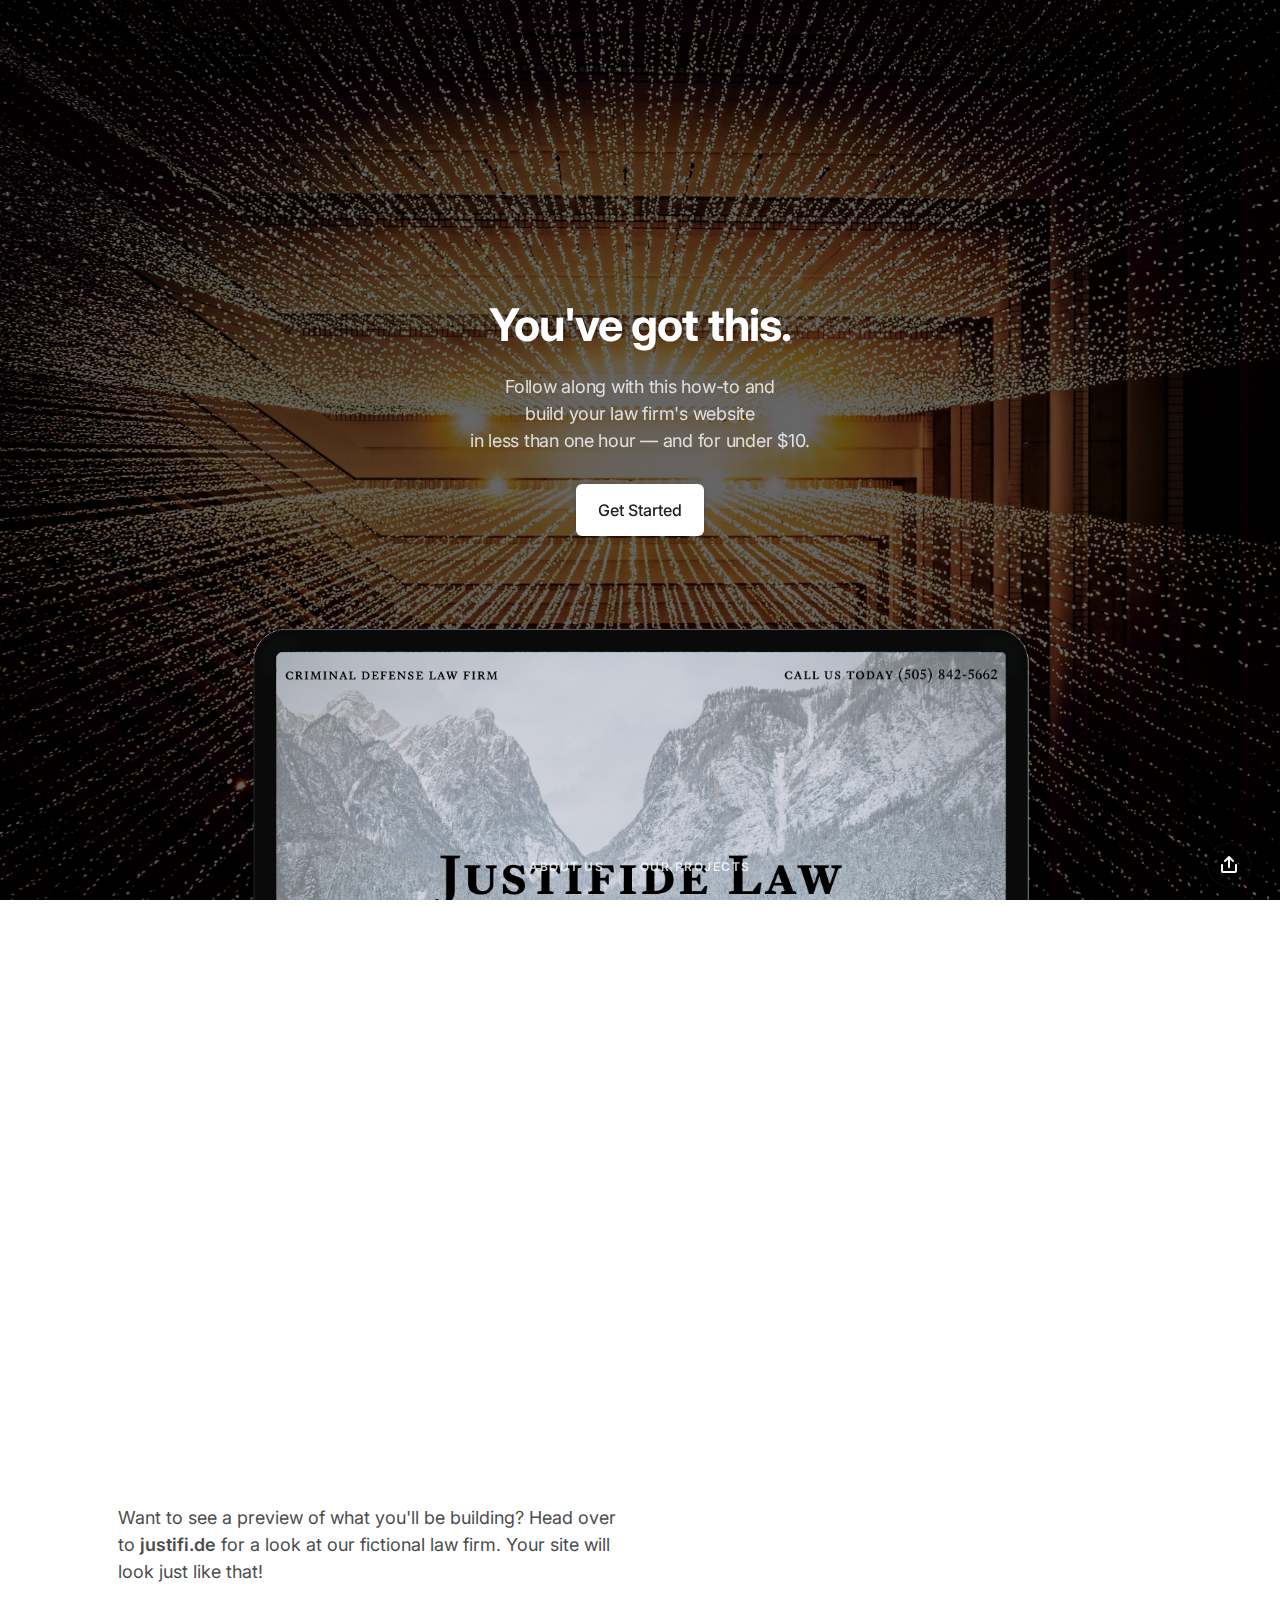
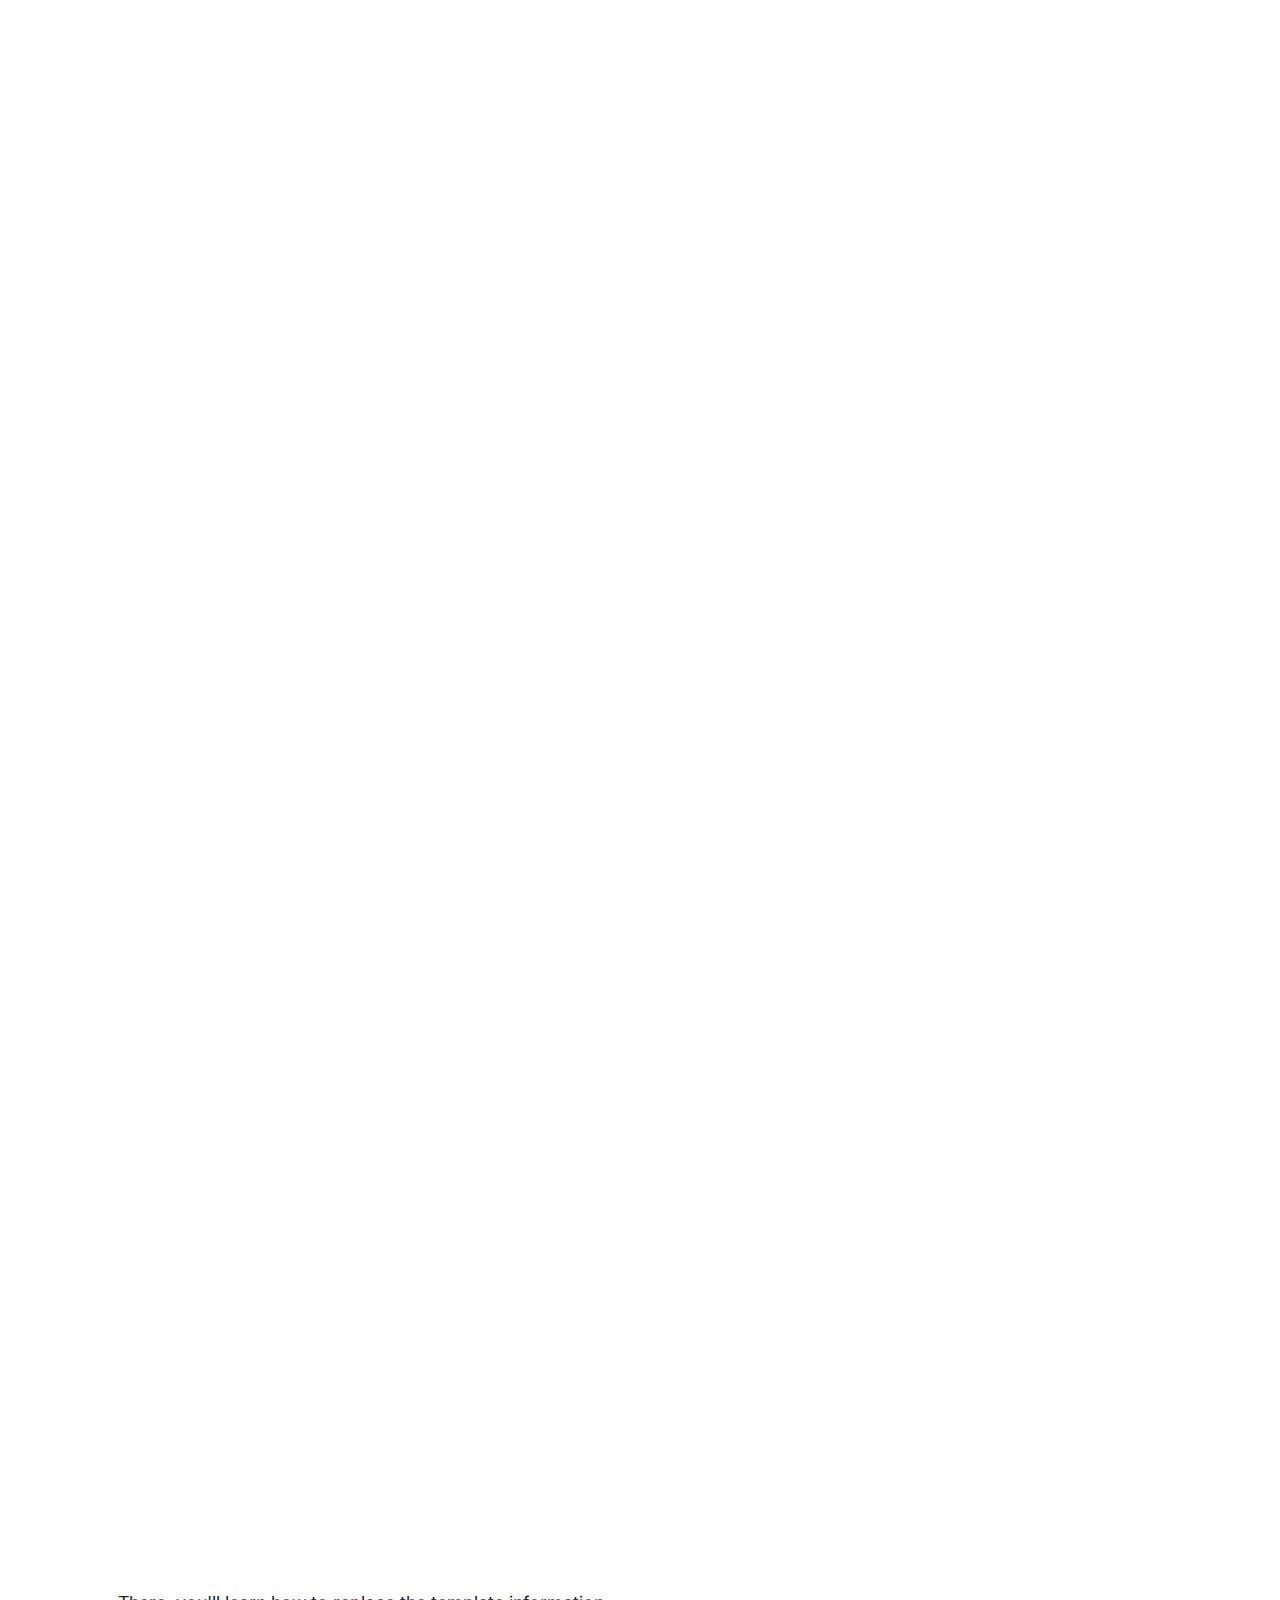
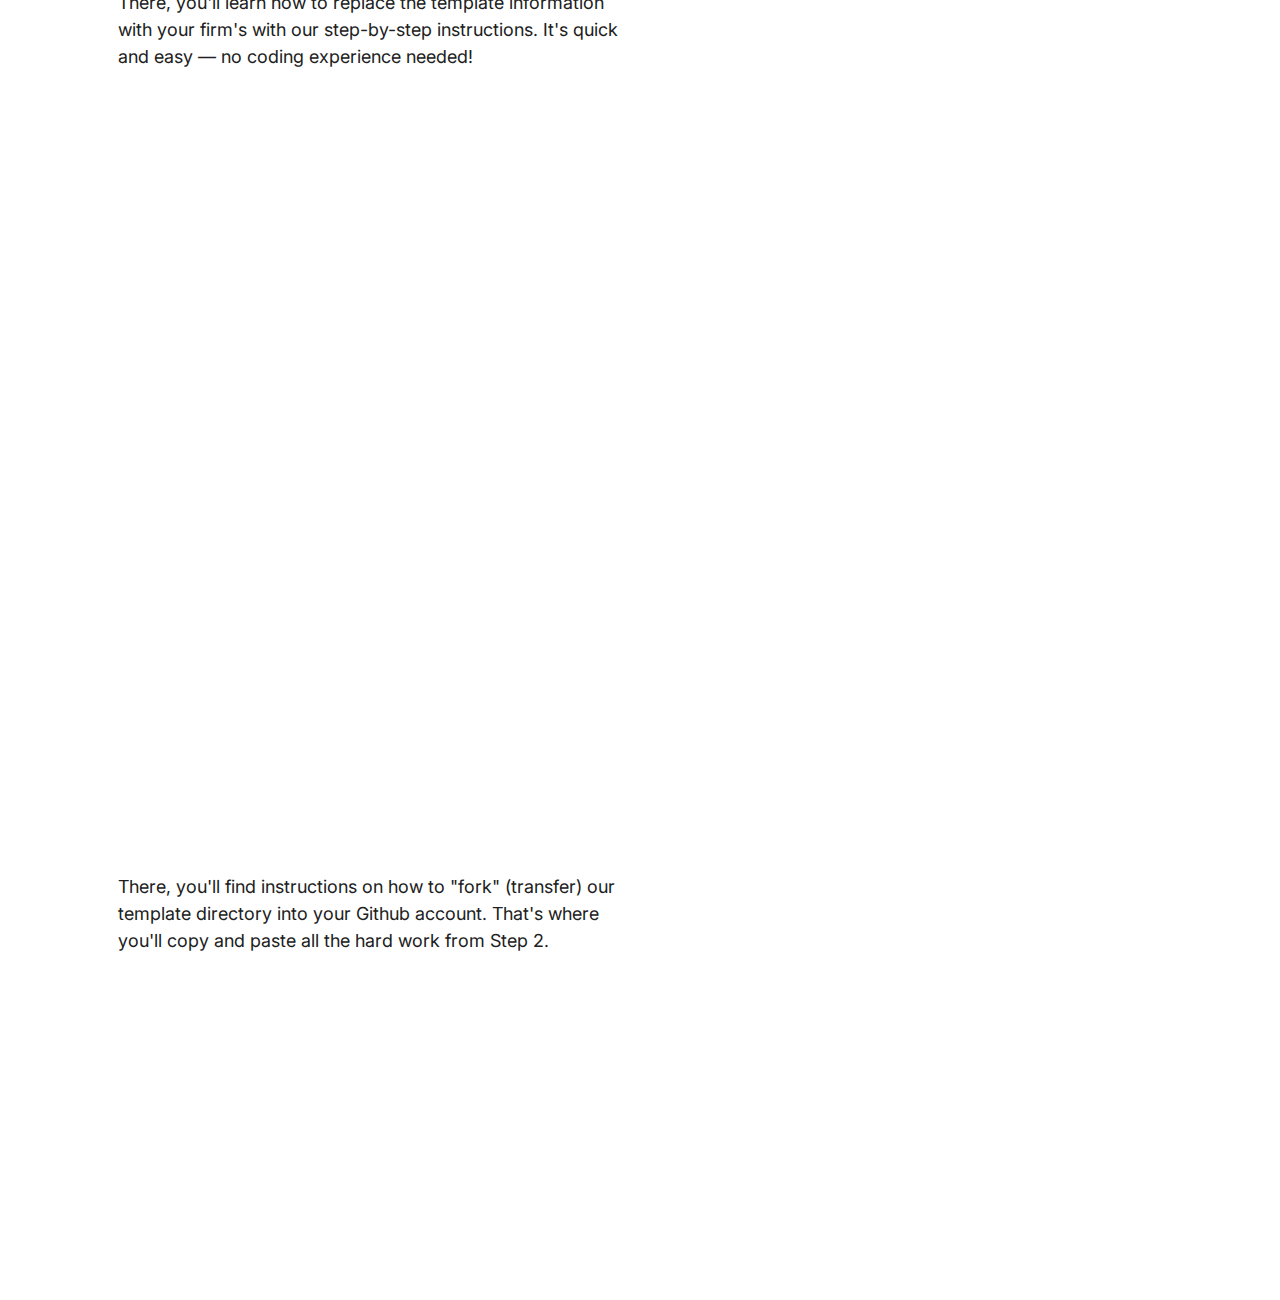
<file: websitehowto.html>
<!doctype html>
<html>
<head>
    <meta charset="UTF-8">
    <meta name="viewport" content="width=device-width, height=device-height, initial-scale=1.0">
    <meta name="apple-mobile-web-app-capable" content="yes" />
    <base href="./">
    <title>Lawyers Code | How to Build a Website</title>
    <link rel="preconnect" href="https://fonts.gstatic.com/" crossorigin>
    
    <!-- Compressed Styles -->
    <link href="css/slides.min.css?521351" rel="stylesheet" type="text/css">

    
    <!-- Fonts and Material Icons -->
    <link rel="stylesheet" as="font" href="https://fonts.googleapis.com/css2?family=Inter:wght@100;200;300;400;500;600;700;800;900&family=Material+Icons&display=swap"/>
    <style>
        .slides { font-family: 'Inter', sans-serif; }
    </style>
     
</head>
<body class="slides scroll animated noPreload">
<svg id="customSvgLibrary" xmlns="http://www.w3.org/2000/svg" style="display:none">

<!-- DON'T TOUCH THE LOGO!!!!!! -->
<symbol id="logo" version="1.1" xmlns:xlink="http://www.w3.org/1999/xlink" viewBox="0, 0, 400,224.93506493506493"><g id="svgg">
    <path id="path0" d="M9.001 18.446 C 8.714 18.694,8.397 18.898,8.295 18.898 C 7.475 18.898,7.410 19.720,7.410 30.146 C 7.410 40.553,7.476 41.395,8.287 41.395 C 8.384 41.395,8.708 41.623,9.007 41.901 C 9.546 42.403,9.615 42.408,17.478 42.479 L 25.406 42.550 25.470 50.611 C 25.542 59.617,25.476 59.258,27.188 59.974 C 28.098 60.354,111.786 60.462,112.779 60.084 C 114.845 59.299,114.961 58.768,114.961 50.055 L 114.961 42.547 122.760 42.477 C 128.749 42.423,130.581 42.342,130.653 42.126 C 130.704 41.971,130.881 41.845,131.045 41.845 C 131.464 41.845,132.508 40.549,132.508 40.028 C 132.508 39.790,132.610 39.595,132.733 39.595 C 132.880 39.595,132.958 36.295,132.958 30.146 C 132.958 24.897,132.871 20.697,132.762 20.697 C 132.653 20.697,132.503 20.419,132.427 20.079 C 132.352 19.738,132.019 19.156,131.687 18.785 L 131.083 18.110 70.302 18.052 C 9.730 17.995,9.520 17.996,9.001 18.446 M125.759 30.259 L 125.759 35.546 69.854 35.546 L 13.948 35.546 13.948 30.259 L 13.948 24.972 69.854 24.972 L 125.759 24.972 125.759 30.259 M107.987 47.920 L 107.987 53.318 69.966 53.318 L 31.946 53.318 31.946 47.863 L 31.946 42.407 69.966 42.465 L 107.987 42.522 107.987 47.920 M141.114 61.341 C 140.495 61.591,140.770 63.418,141.451 63.585 C 141.791 63.668,142.120 63.805,142.182 63.889 C 142.244 63.972,143.003 64.134,143.870 64.248 L 145.444 64.454 145.502 79.780 L 145.560 95.105 144.215 95.257 C 143.476 95.340,142.811 95.505,142.738 95.623 C 142.665 95.741,142.367 95.838,142.075 95.838 C 141.022 95.838,140.832 96.048,140.832 97.212 L 140.832 98.313 154.869 98.313 L 168.905 98.313 169.301 95.669 C 169.519 94.215,169.765 92.975,169.848 92.913 C 169.932 92.852,170.128 91.890,170.285 90.776 C 170.442 89.663,170.623 88.524,170.687 88.245 C 170.797 87.761,170.741 87.739,169.351 87.739 L 167.900 87.739 167.384 88.741 C 167.101 89.293,166.698 89.927,166.489 90.151 C 166.281 90.375,165.818 91.063,165.460 91.679 C 165.103 92.296,164.629 92.933,164.407 93.095 C 164.186 93.257,164.004 93.486,164.004 93.604 C 164.004 93.723,163.777 94.171,163.498 94.601 L 162.992 95.383 157.310 95.385 L 151.628 95.388 151.686 79.921 L 151.744 64.454 153.375 64.247 C 154.272 64.134,155.006 63.956,155.006 63.854 C 155.006 63.751,155.259 63.667,155.568 63.667 C 156.100 63.667,156.130 63.600,156.130 62.430 L 156.130 61.192 148.763 61.210 C 144.710 61.220,141.268 61.279,141.114 61.341 M32.284 66.660 C 30.980 67.926,31.046 65.507,31.051 111.882 C 31.057 154.527,31.089 156.430,31.808 157.149 C 32.007 157.349,32.171 157.609,32.171 157.726 C 32.171 157.844,32.424 158.055,32.733 158.196 L 33.296 158.452 33.294 181.757 L 33.293 205.062 32.619 205.445 C 32.249 205.656,31.946 205.985,31.946 206.176 C 31.946 206.368,31.845 206.524,31.721 206.524 C 31.597 206.524,31.496 206.894,31.496 207.345 C 31.496 210.095,36.100 210.584,36.556 207.883 C 36.752 206.727,36.215 205.463,35.448 205.270 L 34.871 205.126 34.871 181.893 L 34.871 158.661 35.514 158.533 C 36.460 158.343,37.525 157.344,37.787 156.397 C 37.941 155.846,38.018 141.696,38.019 114.116 L 38.020 72.664 70.022 72.721 L 102.025 72.778 102.082 114.577 C 102.138 156.006,102.142 156.380,102.588 156.858 C 102.835 157.123,103.037 157.461,103.037 157.610 C 103.037 157.908,104.361 158.605,104.927 158.605 C 105.249 158.605,105.287 159.374,105.287 166.011 L 105.287 173.417 104.522 173.889 C 103.201 174.706,103.051 177.728,104.331 177.728 C 104.459 177.728,104.622 177.880,104.693 178.065 C 104.785 178.304,105.157 178.403,105.962 178.403 C 106.767 178.403,107.139 178.304,107.230 178.065 C 107.301 177.880,107.497 177.728,107.665 177.728 C 108.952 177.728,108.653 174.485,107.302 173.786 L 106.631 173.439 106.690 165.972 L 106.749 158.506 107.288 158.237 C 107.584 158.090,108.040 157.632,108.300 157.221 L 108.774 156.473 108.832 112.293 L 108.891 68.114 108.417 67.348 C 107.464 65.805,110.474 65.917,69.854 65.917 L 33.049 65.917 32.284 66.660 M354.893 70.859 C 353.929 71.071,352.266 71.723,352.081 71.961 C 352.019 72.041,351.592 72.386,351.133 72.729 C 350.673 73.071,350.130 73.703,349.926 74.134 C 349.722 74.564,349.478 74.916,349.385 74.916 C 348.386 74.916,348.491 81.361,349.496 81.747 C 349.681 81.818,349.831 82.020,349.831 82.197 C 349.831 82.611,351.990 84.535,352.877 84.912 C 353.253 85.071,353.709 85.349,353.890 85.530 C 354.070 85.710,354.946 86.136,355.835 86.475 C 356.725 86.815,357.484 87.162,357.523 87.247 C 357.561 87.332,358.276 87.747,359.111 88.169 C 359.947 88.592,360.630 89.017,360.630 89.114 C 360.630 89.211,360.878 89.559,361.182 89.886 C 362.315 91.109,362.119 93.572,360.799 94.682 C 360.431 94.992,359.972 95.404,359.778 95.598 C 359.237 96.138,355.510 96.105,355.204 95.557 C 355.082 95.340,354.878 95.163,354.749 95.163 C 354.428 95.163,352.767 93.971,352.761 93.736 C 352.758 93.631,352.569 93.277,352.340 92.948 C 352.112 92.620,351.786 91.870,351.616 91.282 C 351.447 90.695,351.240 90.214,351.156 90.214 C 351.073 90.214,350.941 89.961,350.864 89.651 C 350.733 89.130,350.625 89.089,349.377 89.089 L 348.031 89.089 348.031 93.701 L 348.031 98.313 348.988 98.310 C 349.513 98.309,350.442 98.157,351.050 97.972 C 352.105 97.652,352.232 97.663,353.787 98.200 C 354.685 98.509,355.823 98.763,356.318 98.763 C 356.827 98.763,357.267 98.885,357.332 99.044 C 357.413 99.244,357.500 99.254,357.632 99.078 C 357.734 98.942,358.577 98.767,359.505 98.688 C 361.145 98.549,363.219 97.932,363.519 97.493 C 363.600 97.374,364.040 96.996,364.496 96.654 C 365.299 96.052,366.254 94.575,366.254 93.938 C 366.254 93.766,366.381 93.584,366.535 93.532 C 366.897 93.411,366.938 88.030,366.579 87.787 C 366.448 87.699,366.215 87.314,366.061 86.932 C 365.396 85.287,362.913 83.329,360.517 82.563 C 360.022 82.404,359.567 82.200,359.505 82.110 C 359.443 82.019,358.686 81.663,357.821 81.319 C 356.957 80.974,356.125 80.566,355.971 80.413 C 355.818 80.260,355.328 79.909,354.883 79.634 C 353.119 78.544,353.149 75.535,354.933 74.450 C 355.406 74.162,355.855 73.837,355.930 73.728 C 356.101 73.481,358.853 73.476,359.035 73.723 C 359.108 73.822,359.565 74.106,360.050 74.353 C 361.138 74.908,362.068 75.817,362.465 76.713 C 362.630 77.085,362.833 77.390,362.916 77.390 C 363.000 77.390,363.237 77.897,363.442 78.515 L 363.816 79.640 364.904 79.640 C 365.503 79.640,366.153 79.579,366.348 79.503 C 366.709 79.365,366.858 78.515,366.521 78.515 C 366.420 78.515,366.211 77.123,366.058 75.422 C 365.616 70.522,365.831 70.778,362.720 71.437 C 362.260 71.534,361.607 71.453,360.920 71.214 C 359.665 70.776,356.195 70.572,354.893 70.859 M187.059 72.160 C 186.837 72.747,186.584 73.279,186.496 73.341 C 186.408 73.403,186.010 74.415,185.612 75.590 C 185.213 76.765,184.809 77.777,184.715 77.839 C 184.621 77.902,184.261 78.788,183.916 79.809 C 183.571 80.830,183.214 81.665,183.122 81.665 C 183.030 81.665,182.899 81.893,182.832 82.171 C 182.567 83.260,181.546 86.029,181.365 86.150 C 181.260 86.220,180.897 87.086,180.558 88.074 C 180.219 89.063,179.871 89.924,179.784 89.987 C 179.698 90.050,179.300 91.052,178.901 92.215 C 178.113 94.506,177.880 94.784,176.434 95.152 C 175.908 95.285,175.478 95.483,175.478 95.592 C 175.478 95.700,175.225 95.853,174.916 95.930 C 174.410 96.057,174.353 96.184,174.353 97.192 L 174.353 98.313 179.877 98.313 L 185.400 98.313 185.332 97.132 C 185.273 96.103,185.199 95.941,184.758 95.879 C 184.480 95.839,184.252 95.720,184.252 95.613 C 184.252 95.507,183.720 95.309,183.071 95.173 C 181.688 94.884,181.095 94.569,181.463 94.319 C 181.599 94.227,182.004 93.290,182.363 92.238 C 183.347 89.350,182.984 89.518,188.079 89.590 L 192.426 89.651 192.760 90.664 C 192.943 91.220,193.156 91.727,193.233 91.789 C 193.309 91.850,193.612 92.595,193.907 93.442 C 194.484 95.107,194.401 95.377,193.307 95.385 C 193.029 95.387,192.801 95.489,192.801 95.613 C 192.801 95.737,192.607 95.838,192.369 95.838 C 191.423 95.838,191.226 96.074,191.226 97.212 L 191.226 98.313 197.413 98.313 L 203.600 98.313 203.600 97.182 C 203.600 96.106,203.567 96.045,202.925 95.917 C 202.553 95.843,202.250 95.706,202.250 95.614 C 202.250 95.521,201.845 95.381,201.350 95.302 C 200.791 95.212,200.450 95.037,200.450 94.839 C 200.450 94.664,200.319 94.387,200.160 94.223 C 200.000 94.060,199.583 93.040,199.233 91.957 C 198.883 90.875,198.528 89.989,198.443 89.989 C 198.359 89.989,197.949 88.951,197.533 87.683 C 197.118 86.415,196.703 85.326,196.613 85.264 C 196.522 85.202,196.177 84.343,195.846 83.355 C 195.514 82.367,195.163 81.507,195.065 81.443 C 194.967 81.379,194.552 80.315,194.142 79.078 C 193.732 77.840,193.323 76.777,193.233 76.715 C 193.142 76.653,192.792 75.767,192.455 74.747 C 192.117 73.726,191.770 72.891,191.682 72.891 C 191.594 72.891,191.401 72.486,191.253 71.991 L 190.983 71.091 189.223 71.091 L 187.463 71.091 187.059 72.160 M207.199 72.096 C 207.199 73.160,207.568 73.566,208.534 73.566 C 208.790 73.566,208.999 73.667,208.999 73.791 C 208.999 73.915,209.227 74.017,209.505 74.019 C 210.327 74.025,210.496 74.262,211.024 76.153 C 211.300 77.143,211.608 78.005,211.708 78.068 C 211.807 78.131,212.108 78.992,212.376 79.980 C 213.080 82.580,213.107 82.666,213.263 82.790 C 213.340 82.852,213.740 84.117,214.151 85.602 C 214.562 87.087,214.970 88.352,215.057 88.414 C 215.145 88.476,215.500 89.539,215.847 90.776 C 216.194 92.013,216.553 93.076,216.646 93.138 C 216.738 93.200,216.979 93.833,217.181 94.544 C 217.383 95.256,217.707 96.395,217.901 97.075 L 218.255 98.313 219.870 98.309 C 220.758 98.307,221.591 98.231,221.721 98.141 C 221.950 97.980,223.181 94.189,223.175 93.661 C 223.173 93.515,223.305 93.262,223.467 93.098 C 223.630 92.935,224.052 91.763,224.406 90.495 C 224.759 89.227,225.116 88.189,225.199 88.189 C 225.281 88.189,225.684 86.979,226.094 85.501 C 227.012 82.184,227.219 82.063,227.900 84.442 C 228.188 85.451,228.496 86.327,228.583 86.389 C 228.670 86.451,229.025 87.514,229.372 88.751 C 229.719 89.989,230.073 91.052,230.160 91.114 C 230.246 91.175,230.600 92.238,230.947 93.476 C 231.294 94.713,231.650 95.776,231.739 95.838 C 231.828 95.900,232.048 96.457,232.228 97.075 L 232.556 98.200 234.219 98.200 L 235.883 98.200 236.307 96.850 C 236.541 96.108,236.801 95.450,236.887 95.388 C 236.972 95.326,237.377 94.213,237.787 92.913 C 238.197 91.614,238.602 90.501,238.687 90.439 C 238.773 90.377,239.124 89.415,239.468 88.301 C 239.812 87.188,240.166 86.226,240.255 86.164 C 240.343 86.102,240.752 84.989,241.161 83.690 C 241.571 82.390,241.978 81.277,242.065 81.215 C 242.153 81.153,242.514 80.166,242.868 79.021 C 243.223 77.877,243.585 76.940,243.673 76.940 C 243.762 76.940,243.902 76.611,243.986 76.209 C 244.227 75.054,244.699 74.502,245.669 74.241 C 246.164 74.108,246.569 73.901,246.569 73.782 C 246.569 73.663,246.759 73.566,246.992 73.566 C 247.632 73.566,247.956 73.017,247.877 72.063 L 247.807 71.204 242.745 71.140 C 236.597 71.063,236.670 71.050,236.670 72.206 C 236.670 73.008,236.740 73.112,237.458 73.371 C 237.891 73.528,238.245 73.724,238.245 73.808 C 238.245 73.891,238.853 74.094,239.595 74.259 C 240.337 74.424,240.944 74.614,240.944 74.681 C 240.939 75.154,240.434 76.490,240.259 76.490 C 240.141 76.490,240.045 76.617,240.046 76.772 C 240.046 77.191,238.653 81.534,238.476 81.665 C 238.298 81.796,237.118 85.466,237.119 85.883 C 237.120 86.038,237.026 86.164,236.911 86.164 C 236.796 86.164,236.538 86.746,236.336 87.458 C 236.135 88.169,235.918 88.929,235.855 89.145 C 235.624 89.938,235.125 89.530,234.758 88.245 C 234.554 87.534,234.230 86.395,234.037 85.714 C 233.844 85.034,233.615 84.426,233.529 84.364 C 233.442 84.303,233.089 83.214,232.744 81.946 C 232.399 80.678,232.027 79.640,231.919 79.640 C 231.810 79.640,231.720 79.463,231.718 79.246 C 231.717 79.030,231.415 77.854,231.047 76.633 C 230.345 74.305,230.346 74.016,231.059 74.016 C 231.300 74.016,231.496 73.928,231.496 73.820 C 231.496 73.712,232.002 73.557,232.621 73.475 L 233.746 73.325 233.746 72.208 L 233.746 71.091 227.897 71.091 L 222.047 71.091 222.047 72.212 C 222.047 73.219,222.104 73.346,222.610 73.473 C 222.919 73.551,223.172 73.698,223.172 73.800 C 223.172 73.902,223.451 74.018,223.791 74.057 C 224.301 74.116,224.468 74.305,224.747 75.141 C 224.933 75.697,225.151 76.204,225.232 76.266 C 225.791 76.692,225.748 78.940,225.173 79.415 C 225.098 79.477,224.696 80.591,224.280 81.890 C 223.864 83.189,223.459 84.303,223.381 84.364 C 223.303 84.426,222.956 85.337,222.610 86.389 C 222.263 87.441,221.906 88.352,221.815 88.414 C 221.724 88.476,221.612 88.721,221.567 88.958 C 221.405 89.806,221.005 89.527,220.709 88.362 C 220.544 87.710,220.325 87.122,220.224 87.056 C 220.122 86.990,219.709 85.724,219.306 84.244 C 218.903 82.763,218.507 81.502,218.425 81.440 C 218.344 81.378,217.994 80.315,217.647 79.078 C 217.300 77.840,216.944 76.777,216.855 76.715 C 216.065 76.163,216.163 74.016,216.978 74.016 C 217.292 74.016,217.548 73.927,217.548 73.820 C 217.548 73.712,217.953 73.559,218.448 73.479 L 219.348 73.336 219.348 72.213 L 219.348 71.091 213.273 71.091 L 207.199 71.091 207.199 72.096 M251.519 72.206 C 251.519 73.302,251.532 73.323,252.306 73.468 C 252.739 73.549,253.093 73.706,253.093 73.816 C 253.093 73.926,253.347 74.016,253.658 74.016 C 254.425 74.016,255.364 74.986,256.130 76.567 C 256.479 77.290,256.882 77.998,257.024 78.142 C 257.166 78.285,257.579 78.960,257.942 79.640 C 258.305 80.321,258.670 80.929,258.754 80.992 C 258.838 81.055,259.169 81.629,259.490 82.268 C 259.811 82.907,260.148 83.462,260.239 83.503 C 260.330 83.544,260.702 84.184,261.065 84.927 C 261.428 85.669,261.909 86.458,262.134 86.679 C 262.498 87.038,262.542 87.516,262.542 91.103 L 262.542 95.124 261.642 95.276 C 261.147 95.359,260.742 95.520,260.742 95.633 C 260.742 95.746,260.498 95.838,260.198 95.838 C 259.131 95.838,258.943 96.044,258.943 97.212 L 258.943 98.313 265.354 98.313 L 271.766 98.313 271.766 97.212 C 271.766 96.044,271.578 95.838,270.510 95.838 C 270.211 95.838,269.966 95.737,269.966 95.613 C 269.966 95.489,269.707 95.388,269.389 95.388 C 267.985 95.388,267.942 95.267,267.942 91.345 C 267.942 87.824,268.060 86.994,268.654 86.367 C 269.043 85.955,269.924 84.423,270.225 83.633 C 270.354 83.293,270.539 83.015,270.636 83.015 C 270.733 83.015,271.103 82.433,271.458 81.721 C 271.813 81.010,272.183 80.393,272.280 80.350 C 272.377 80.307,272.753 79.684,273.116 78.965 C 273.479 78.246,273.855 77.623,273.952 77.580 C 274.049 77.538,274.415 76.928,274.766 76.225 C 275.393 74.967,276.668 74.016,277.725 74.016 C 277.912 74.016,278.065 73.916,278.065 73.795 C 278.065 73.674,278.318 73.511,278.628 73.433 C 279.132 73.307,279.190 73.178,279.190 72.192 L 279.190 71.091 273.678 71.091 L 268.166 71.091 268.166 72.222 C 268.166 73.298,268.199 73.359,268.841 73.487 C 269.213 73.561,269.516 73.703,269.516 73.803 C 269.516 73.902,270.073 74.099,270.754 74.241 C 271.434 74.382,271.991 74.534,271.991 74.579 C 271.991 74.788,270.499 77.529,270.277 77.728 C 270.138 77.852,269.791 78.434,269.506 79.021 C 269.220 79.609,268.911 80.090,268.818 80.090 C 268.725 80.090,268.376 80.672,268.043 81.384 C 267.283 83.004,266.142 84.118,266.142 83.240 C 266.142 83.116,265.965 82.834,265.748 82.614 C 265.531 82.394,265.057 81.584,264.694 80.814 C 264.331 80.045,263.965 79.415,263.881 79.415 C 263.797 79.415,263.457 78.810,263.126 78.072 C 262.794 77.333,262.396 76.599,262.242 76.440 C 261.492 75.671,260.950 74.232,261.361 74.101 C 261.578 74.032,261.957 73.889,262.205 73.785 C 262.452 73.680,262.882 73.530,263.161 73.452 C 263.598 73.330,263.667 73.160,263.667 72.201 L 263.667 71.091 257.593 71.091 L 251.519 71.091 251.519 72.206 M284.589 72.190 C 284.589 73.355,284.811 73.555,286.108 73.563 C 286.386 73.564,286.614 73.667,286.614 73.791 C 286.614 73.915,286.859 74.016,287.158 74.016 C 288.493 74.016,288.414 73.342,288.414 84.700 L 288.414 95.111 287.908 95.246 C 287.629 95.321,287.174 95.383,286.895 95.385 C 286.617 95.387,286.389 95.489,286.389 95.613 C 286.389 95.737,286.144 95.838,285.845 95.838 C 284.778 95.838,284.589 96.044,284.589 97.212 L 284.589 98.313 295.894 98.309 C 302.112 98.307,307.307 98.231,307.439 98.141 C 307.663 97.986,308.436 92.834,308.436 91.496 C 308.436 90.152,305.857 90.665,305.099 92.159 C 304.839 92.672,304.493 93.229,304.330 93.396 C 304.166 93.564,303.800 94.080,303.517 94.544 L 303.000 95.388 298.407 95.388 L 293.813 95.388 293.813 90.439 L 293.813 85.489 296.151 85.489 L 298.489 85.489 298.644 86.106 C 298.729 86.445,298.873 86.774,298.965 86.837 C 299.057 86.900,299.290 87.357,299.483 87.852 C 299.816 88.702,299.892 88.755,300.874 88.820 L 301.912 88.889 301.912 84.364 L 301.912 79.840 300.865 79.909 C 299.868 79.974,299.803 80.020,299.511 80.867 C 299.343 81.356,299.123 81.811,299.024 81.879 C 298.924 81.947,298.777 82.179,298.697 82.396 C 298.571 82.737,298.234 82.790,296.183 82.790 L 293.813 82.790 293.813 78.403 L 293.813 74.016 297.668 74.016 C 302.105 74.016,301.903 73.927,303.312 76.493 L 304.049 77.835 305.475 77.838 L 306.901 77.840 306.780 76.997 C 306.713 76.533,306.599 75.444,306.526 74.578 C 306.453 73.712,306.335 72.573,306.264 72.047 L 306.136 71.091 295.363 71.091 L 284.589 71.091 284.589 72.190 M314.736 72.190 C 314.736 73.355,314.957 73.555,316.254 73.563 C 316.533 73.564,316.760 73.667,316.760 73.791 C 316.760 73.915,316.955 74.016,317.192 74.016 C 318.396 74.016,318.335 73.448,318.335 84.723 L 318.335 95.158 317.435 95.302 C 316.940 95.381,316.535 95.534,316.535 95.642 C 316.535 95.750,316.291 95.838,315.991 95.838 C 314.923 95.838,314.736 96.044,314.736 97.215 L 314.736 98.320 321.091 98.260 L 327.447 98.200 327.517 97.210 C 327.596 96.116,327.372 95.847,326.378 95.841 C 326.038 95.840,325.759 95.756,325.759 95.656 C 325.759 95.556,325.329 95.379,324.803 95.263 L 323.847 95.051 323.786 90.691 L 323.725 86.331 324.841 86.438 C 326.287 86.577,328.429 88.640,329.054 90.495 C 329.127 90.711,329.281 90.889,329.398 90.889 C 329.514 90.889,329.809 91.340,330.053 91.891 C 330.296 92.442,330.623 93.025,330.779 93.185 C 330.934 93.345,331.353 93.982,331.709 94.601 C 332.066 95.219,332.695 96.077,333.108 96.506 C 333.521 96.936,333.858 97.363,333.858 97.457 C 333.858 98.045,335.302 98.313,338.471 98.313 L 341.756 98.313 341.688 97.132 C 341.629 96.103,341.555 95.941,341.114 95.879 C 340.835 95.839,340.607 95.717,340.607 95.608 C 340.607 95.498,340.278 95.346,339.876 95.270 C 338.932 95.091,337.966 94.213,337.026 92.678 C 336.612 92.003,336.203 91.400,336.117 91.339 C 336.031 91.277,335.664 90.669,335.303 89.989 C 334.941 89.308,334.418 88.499,334.139 88.191 C 333.861 87.883,333.633 87.533,333.633 87.412 C 333.633 87.292,333.112 86.716,332.474 86.133 L 331.315 85.073 332.193 84.913 C 333.237 84.724,334.308 84.215,334.308 83.909 C 334.308 83.788,334.435 83.687,334.589 83.683 C 337.079 83.625,338.541 75.568,336.314 74.177 C 336.077 74.029,335.883 73.799,335.883 73.666 C 335.883 73.369,334.813 72.560,334.135 72.345 C 333.859 72.257,333.633 72.099,333.633 71.994 C 333.633 71.354,330.426 71.091,322.622 71.091 L 314.736 71.091 314.736 72.190 M328.684 74.213 C 328.684 74.408,329.886 74.781,330.427 74.755 C 330.690 74.742,330.806 75.004,330.729 75.441 C 330.711 75.544,330.935 75.817,331.228 76.047 C 331.637 76.368,331.736 76.624,331.658 77.155 C 331.602 77.534,331.682 77.995,331.835 78.180 C 332.028 78.412,332.036 78.515,331.861 78.515 C 331.722 78.515,331.609 78.820,331.609 79.193 C 331.609 79.790,331.278 80.661,330.926 80.990 C 330.860 81.052,330.572 81.406,330.287 81.777 C 329.513 82.785,328.228 83.212,325.928 83.227 L 323.960 83.240 323.960 78.748 L 323.960 74.257 326.153 74.183 C 327.359 74.143,328.422 74.089,328.515 74.063 C 328.608 74.037,328.684 74.104,328.684 74.213 M188.301 78.952 C 188.301 79.192,188.403 79.451,188.526 79.528 C 188.650 79.604,188.751 79.917,188.751 80.223 C 188.751 80.529,188.909 80.840,189.102 80.913 C 189.295 80.987,189.402 81.179,189.340 81.340 C 189.176 81.768,189.639 83.273,189.888 83.120 C 190.005 83.047,190.101 83.235,190.101 83.536 C 190.101 83.838,190.247 84.205,190.425 84.353 C 190.604 84.501,190.694 84.767,190.626 84.943 C 190.558 85.120,190.590 85.265,190.696 85.265 C 190.802 85.265,190.899 85.569,190.913 85.940 L 190.937 86.614 187.819 86.614 C 185.891 86.614,184.702 86.528,184.702 86.389 C 184.702 86.265,184.815 86.164,184.953 86.164 C 185.091 86.164,185.157 85.984,185.100 85.764 C 185.042 85.544,185.140 85.228,185.318 85.062 C 185.495 84.896,185.590 84.570,185.530 84.338 C 185.469 84.105,185.507 83.915,185.614 83.915 C 185.722 83.915,185.918 83.510,186.052 83.015 C 186.185 82.520,186.398 82.115,186.526 82.115 C 186.653 82.115,186.697 81.924,186.623 81.691 C 186.535 81.417,186.618 81.218,186.858 81.126 C 187.075 81.043,187.185 80.820,187.124 80.587 C 187.066 80.368,187.165 80.054,187.342 79.888 C 187.520 79.722,187.616 79.401,187.557 79.174 C 187.460 78.803,187.658 78.583,188.133 78.533 C 188.226 78.523,188.301 78.712,188.301 78.952 M51.031 80.505 C 50.990 80.610,50.653 80.838,50.283 81.013 C 48.840 81.696,48.937 79.040,48.873 119.469 L 48.815 156.261 49.473 157.299 C 49.945 158.044,50.326 158.379,50.825 158.489 L 51.519 158.641 51.519 177.615 L 51.519 196.589 50.756 197.060 C 48.805 198.266,49.905 201.350,52.286 201.350 C 54.902 201.350,55.974 197.982,53.705 196.894 L 53.093 196.601 53.093 177.607 L 53.093 158.614 53.671 158.469 C 54.002 158.386,54.482 157.953,54.798 157.454 L 55.347 156.583 55.289 119.364 L 55.231 82.144 54.570 81.455 C 54.206 81.075,53.726 80.765,53.501 80.765 C 53.277 80.765,53.093 80.664,53.093 80.540 C 53.093 80.268,51.138 80.235,51.031 80.505 M69.029 80.484 C 68.988 80.576,68.660 80.804,68.301 80.990 C 67.942 81.175,67.537 81.526,67.401 81.768 C 67.265 82.010,67.027 82.347,66.871 82.517 C 66.358 83.076,66.583 156.769,67.098 157.057 C 67.314 157.179,67.492 157.416,67.492 157.585 C 67.492 157.755,67.894 158.079,68.386 158.305 L 69.280 158.718 69.286 174.023 L 69.291 189.329 68.618 189.727 C 66.519 190.967,67.316 193.893,69.809 194.100 C 72.352 194.311,73.550 191.938,71.789 190.177 L 70.866 189.254 70.866 173.972 L 70.866 158.689 71.675 158.372 C 73.486 157.661,73.341 161.033,73.341 119.596 C 73.341 80.484,73.386 81.952,72.165 81.228 C 71.760 80.988,71.306 80.684,71.157 80.553 C 70.848 80.282,69.143 80.227,69.029 80.484 M86.839 80.498 C 86.839 80.599,86.487 80.849,86.057 81.054 C 84.485 81.804,84.589 79.049,84.589 119.721 C 84.589 161.022,84.446 157.687,86.254 158.341 L 87.064 158.634 87.064 170.155 L 87.064 181.675 86.296 182.088 C 85.478 182.529,85.272 182.970,85.267 184.292 C 85.264 185.100,85.385 185.298,86.367 186.108 C 86.884 186.535,88.864 186.668,88.864 186.277 C 88.864 186.153,89.010 186.052,89.189 186.052 C 89.765 186.052,90.214 185.105,90.214 183.892 C 90.214 182.704,90.032 182.402,89.009 181.892 L 88.526 181.652 88.468 170.245 L 88.410 158.838 89.246 158.488 C 90.130 158.119,90.663 157.648,91.083 156.862 C 91.471 156.137,91.446 83.277,91.057 82.407 C 90.720 81.651,90.060 81.044,89.370 80.855 C 89.092 80.779,88.864 80.626,88.864 80.516 C 88.864 80.405,88.408 80.315,87.852 80.315 C 87.295 80.315,86.839 80.397,86.839 80.498 M157.818 123.214 C 156.373 123.399,153.783 123.977,153.666 124.140 C 153.599 124.234,152.809 124.602,151.912 124.958 C 151.015 125.314,150.281 125.675,150.281 125.760 C 150.281 125.844,149.825 126.148,149.268 126.435 C 148.165 127.002,144.657 130.515,144.657 131.052 C 144.657 131.234,144.562 131.384,144.447 131.384 C 144.034 131.384,142.331 135.342,141.931 137.233 C 141.467 139.417,141.365 144.425,141.739 146.584 C 142.093 148.627,142.677 150.731,142.891 150.731 C 142.996 150.731,143.082 150.839,143.082 150.971 C 143.082 151.477,144.266 153.767,144.676 154.054 C 144.913 154.220,145.107 154.474,145.107 154.618 C 145.107 155.066,148.685 158.365,149.562 158.727 C 150.019 158.916,150.495 159.198,150.619 159.355 C 150.876 159.681,153.526 160.544,154.949 160.764 C 155.475 160.846,155.906 161.001,155.906 161.109 C 155.906 161.217,157.677 161.305,159.843 161.305 C 162.317 161.305,163.780 161.221,163.780 161.080 C 163.780 160.956,164.059 160.855,164.400 160.855 C 165.283 160.855,169.047 159.788,169.139 159.511 C 169.182 159.384,169.350 159.280,169.514 159.280 C 169.954 159.280,172.827 157.956,173.284 157.542 C 173.629 157.230,173.678 156.726,173.678 153.508 L 173.678 149.831 172.762 149.831 C 171.876 149.831,171.204 150.214,171.204 150.719 C 171.204 152.784,166.059 157.442,163.742 157.475 C 163.536 157.478,163.325 157.607,163.273 157.762 C 163.145 158.146,157.538 158.163,157.301 157.779 C 157.212 157.635,156.836 157.443,156.466 157.354 C 154.446 156.867,151.552 154.447,150.430 152.307 C 150.203 151.873,149.895 151.417,149.745 151.294 C 149.281 150.909,148.480 148.020,148.200 145.726 C 148.053 144.519,147.854 143.532,147.757 143.532 C 147.661 143.532,147.582 142.874,147.582 142.070 C 147.582 141.245,147.680 140.607,147.807 140.607 C 147.930 140.607,148.031 140.198,148.031 139.698 C 148.031 138.112,149.110 133.532,149.565 133.187 C 149.650 133.123,149.895 132.717,150.111 132.283 C 151.838 128.817,155.859 126.234,159.561 126.214 C 160.025 126.211,160.405 126.108,160.405 125.984 C 160.405 125.861,160.557 125.759,160.742 125.759 C 160.928 125.759,161.080 125.846,161.080 125.953 C 161.080 126.060,161.662 126.202,162.373 126.269 C 163.647 126.389,165.529 127.059,166.150 127.613 C 166.324 127.769,166.860 128.200,167.340 128.571 C 167.820 128.943,168.455 129.581,168.752 129.991 C 169.049 130.400,169.422 130.878,169.582 131.053 C 169.955 131.460,170.979 133.768,170.979 134.202 C 170.979 134.691,173.128 134.668,173.317 134.177 C 173.392 133.982,173.453 132.259,173.453 130.350 L 173.453 126.878 172.385 126.375 C 171.797 126.098,171.198 125.761,171.053 125.625 C 170.908 125.489,170.047 125.141,169.141 124.853 C 168.234 124.564,167.430 124.237,167.354 124.125 C 166.945 123.520,160.344 122.889,157.818 123.214 M193.634 133.184 C 192.103 133.373,189.638 134.037,189.426 134.316 C 189.364 134.398,188.818 134.740,188.212 135.076 C 186.839 135.837,184.642 138.044,183.868 139.440 C 183.547 140.020,183.221 140.546,183.143 140.607 C 181.737 141.731,181.704 152.925,183.104 153.877 C 183.198 153.941,183.425 154.297,183.610 154.668 C 184.375 156.211,185.885 158.014,186.826 158.507 C 187.740 158.987,188.402 159.397,188.697 159.668 C 189.003 159.949,191.710 160.855,192.243 160.855 C 192.406 160.855,192.580 160.978,192.630 161.129 C 192.745 161.476,199.268 161.522,199.506 161.178 C 199.592 161.054,200.219 160.815,200.900 160.646 C 202.370 160.281,203.548 159.765,204.148 159.224 C 204.388 159.007,204.706 158.830,204.855 158.830 C 205.179 158.830,207.649 156.440,207.649 156.126 C 207.649 156.005,207.867 155.687,208.134 155.421 C 208.766 154.788,209.639 152.253,209.820 150.524 C 209.899 149.772,210.050 149.156,210.156 149.156 C 210.262 149.156,210.349 148.245,210.349 147.132 C 210.349 146.018,210.262 145.107,210.155 145.107 C 210.049 145.107,209.900 144.584,209.824 143.946 C 209.667 142.620,208.863 140.061,208.473 139.648 C 208.329 139.495,208.079 139.112,207.917 138.797 C 207.374 137.742,205.049 135.521,203.924 134.984 C 203.313 134.691,202.751 134.361,202.676 134.250 C 202.170 133.503,196.479 132.832,193.634 133.184 M217.098 134.420 C 217.098 135.711,217.372 135.999,218.792 136.200 C 219.407 136.287,220.087 136.410,220.304 136.473 C 220.671 136.581,220.697 137.275,220.697 146.938 C 220.697 158.341,220.776 157.748,219.229 158.016 C 216.945 158.411,217.098 158.301,217.098 159.542 L 217.098 160.669 225.141 160.576 C 233.164 160.483,236.445 160.165,236.445 159.481 C 236.445 159.370,236.595 159.280,236.778 159.280 C 237.246 159.280,239.670 157.945,239.887 157.568 C 239.986 157.396,240.205 157.255,240.374 157.255 C 240.542 157.255,240.943 156.926,241.264 156.524 C 241.585 156.122,242.006 155.625,242.200 155.421 C 242.395 155.216,242.761 154.659,243.015 154.183 C 243.268 153.708,243.540 153.268,243.618 153.206 C 244.963 152.138,245.049 142.024,243.721 141.087 C 243.610 141.009,243.323 140.500,243.083 139.955 C 242.709 139.107,241.220 137.437,239.614 136.062 C 239.096 135.619,237.495 134.861,236.606 134.638 C 236.270 134.553,235.996 134.408,235.996 134.315 C 235.996 133.784,233.029 133.549,225.253 133.463 L 217.098 133.374 217.098 134.420 M251.744 134.533 C 251.744 135.383,251.826 135.658,252.081 135.658 C 252.267 135.658,252.418 135.748,252.418 135.857 C 252.418 135.967,252.899 136.126,253.487 136.211 C 254.075 136.296,254.783 136.420,255.062 136.486 L 255.568 136.607 255.568 147.044 C 255.568 156.171,255.526 157.480,255.231 157.480 C 255.045 157.480,254.893 157.582,254.893 157.705 C 254.893 157.829,254.698 157.930,254.460 157.930 C 254.222 157.930,253.514 158.049,252.886 158.194 L 251.744 158.457 251.744 159.544 L 251.744 160.630 263.193 160.630 L 274.642 160.630 274.766 160.124 C 274.834 159.845,275.015 158.529,275.168 157.199 C 275.321 155.869,275.530 154.781,275.631 154.781 C 275.733 154.781,275.816 154.421,275.816 153.983 L 275.816 153.184 274.450 153.251 C 273.200 153.313,273.053 153.375,272.707 153.990 C 272.499 154.360,272.210 154.765,272.064 154.890 C 271.919 155.016,271.523 155.623,271.184 156.239 C 270.208 158.015,270.489 157.930,265.595 157.930 L 261.192 157.930 261.192 152.981 L 261.192 148.031 263.436 148.031 C 265.894 148.031,266.027 148.112,266.441 149.846 C 266.689 150.880,267.338 151.406,268.366 151.406 L 269.301 151.406 269.240 146.850 L 269.179 142.295 268.279 142.236 C 267.127 142.161,267.022 142.249,266.332 143.870 L 265.758 145.219 263.475 145.283 L 261.192 145.348 261.192 140.840 L 261.192 136.333 264.904 136.333 C 268.996 136.333,269.048 136.349,269.848 137.896 C 270.043 138.274,270.283 138.583,270.380 138.583 C 270.478 138.583,270.727 138.937,270.933 139.370 C 271.297 140.133,271.349 140.157,272.579 140.157 L 273.849 140.157 273.699 138.076 C 273.617 136.932,273.489 135.413,273.416 134.702 L 273.283 133.408 262.513 133.408 L 251.744 133.408 251.744 134.533 M195.189 136.066 C 195.127 136.167,195.599 136.182,196.238 136.100 C 197.101 135.989,197.483 136.033,197.720 136.271 C 197.984 136.534,198.074 136.538,198.229 136.293 C 198.385 136.048,198.419 136.048,198.422 136.292 C 198.424 136.485,198.581 136.539,198.875 136.445 C 199.180 136.349,199.325 136.405,199.325 136.619 C 199.325 136.793,199.599 137.061,199.934 137.213 C 200.269 137.366,200.680 137.686,200.847 137.924 C 201.014 138.163,201.276 138.358,201.430 138.358 C 201.584 138.358,201.838 138.712,201.994 139.145 C 202.152 139.582,202.433 139.933,202.626 139.933 C 202.842 139.933,202.924 140.060,202.843 140.270 C 202.772 140.456,202.809 140.607,202.925 140.607 C 203.041 140.607,203.072 140.772,202.995 140.973 C 202.911 141.193,203.003 141.421,203.227 141.546 C 203.432 141.661,203.600 142.003,203.600 142.306 C 203.600 142.609,203.683 142.857,203.786 142.857 C 203.888 142.857,203.927 143.161,203.873 143.532 C 203.818 143.903,203.861 144.207,203.968 144.207 C 204.247 144.206,203.936 150.621,203.589 152.025 C 203.429 152.674,203.228 153.206,203.143 153.206 C 203.058 153.206,202.748 153.763,202.455 154.443 C 202.161 155.124,201.783 155.681,201.614 155.681 C 201.446 155.681,201.261 155.861,201.203 156.082 C 201.145 156.302,200.775 156.622,200.380 156.794 C 199.986 156.965,199.409 157.212,199.100 157.344 C 198.791 157.476,198.465 157.687,198.377 157.813 C 198.074 158.247,194.285 158.097,193.821 157.632 C 193.493 157.305,193.372 157.282,193.222 157.520 C 193.079 157.745,193.032 157.749,193.029 157.537 C 193.027 157.382,192.948 157.281,192.853 157.312 C 192.479 157.433,189.651 154.603,189.651 154.108 C 189.651 154.010,189.501 153.871,189.318 153.801 C 189.134 153.730,189.039 153.530,189.106 153.356 C 189.172 153.182,189.063 152.875,188.862 152.674 C 188.662 152.474,188.561 152.207,188.638 152.083 C 188.715 151.958,188.669 151.856,188.535 151.856 C 188.386 151.856,188.350 151.630,188.440 151.269 C 188.534 150.897,188.483 150.618,188.302 150.506 C 187.888 150.251,187.882 144.241,188.295 143.986 C 188.479 143.872,188.535 143.596,188.445 143.237 C 188.359 142.896,188.404 142.636,188.557 142.585 C 188.697 142.538,188.823 142.175,188.838 141.779 C 188.852 141.383,188.933 141.058,189.018 141.058 C 189.103 141.058,189.300 140.703,189.457 140.270 C 189.614 139.837,189.884 139.483,190.058 139.483 C 190.239 139.483,190.322 139.346,190.251 139.162 C 190.180 138.975,190.362 138.689,190.687 138.475 C 190.995 138.274,191.356 137.869,191.489 137.576 C 191.623 137.283,191.863 137.094,192.024 137.156 C 192.185 137.217,192.507 137.076,192.741 136.842 C 192.975 136.609,193.287 136.457,193.434 136.506 C 193.581 136.555,193.701 136.484,193.701 136.347 C 193.701 136.195,193.918 136.154,194.263 136.241 C 194.610 136.328,194.826 136.286,194.826 136.132 C 194.826 135.995,194.933 135.883,195.064 135.883 C 195.195 135.883,195.251 135.965,195.189 136.066 M229.921 136.581 C 229.921 136.736,230.298 136.798,230.934 136.748 C 231.490 136.703,231.946 136.731,231.946 136.808 C 231.946 136.886,232.402 137.077,232.958 137.233 C 233.515 137.389,233.971 137.610,233.971 137.725 C 233.971 137.840,234.066 137.876,234.182 137.804 C 234.298 137.732,234.493 137.852,234.615 138.070 C 234.737 138.288,234.911 138.393,235.001 138.302 C 235.091 138.212,235.462 138.542,235.825 139.035 C 236.188 139.529,236.627 139.933,236.802 139.933 C 236.977 139.933,237.120 140.079,237.120 140.259 C 237.120 140.438,237.298 140.688,237.514 140.814 C 237.731 140.940,237.825 141.047,237.723 141.051 C 237.621 141.054,237.703 141.222,237.905 141.424 C 238.106 141.625,238.211 141.946,238.138 142.137 C 238.065 142.328,238.135 142.566,238.294 142.667 C 238.509 142.803,238.512 142.851,238.309 142.854 C 237.997 142.858,238.185 143.551,238.566 143.805 C 238.950 144.060,238.890 150.472,238.502 150.711 C 238.310 150.830,238.253 151.078,238.349 151.378 C 238.442 151.671,238.403 151.856,238.249 151.856 C 238.111 151.856,237.842 152.236,237.652 152.700 C 237.463 153.164,237.088 153.729,236.820 153.957 C 236.552 154.184,236.460 154.304,236.614 154.224 C 236.769 154.145,236.895 154.186,236.895 154.317 C 236.895 154.448,236.814 154.556,236.714 154.556 C 236.615 154.556,236.144 154.912,235.669 155.347 C 235.193 155.783,234.758 156.093,234.701 156.036 C 234.644 155.979,234.453 156.053,234.276 156.200 C 234.100 156.347,233.832 156.569,233.682 156.693 C 233.531 156.817,233.054 156.947,232.621 156.982 C 232.188 157.017,231.804 157.131,231.768 157.234 C 231.732 157.338,231.251 157.372,230.699 157.310 C 230.037 157.235,229.696 157.283,229.696 157.451 C 229.696 157.617,229.113 157.705,228.009 157.705 L 226.322 157.705 226.322 147.019 L 226.322 136.333 228.121 136.333 C 229.281 136.333,229.921 136.421,229.921 136.581 M106.854 175.463 C 107.198 176.106,107.144 176.330,106.556 176.715 C 105.641 177.315,104.592 176.385,105.096 175.422 C 105.384 174.874,106.553 174.901,106.854 175.463 M88.625 183.565 L 89.130 184.003 88.558 184.619 C 87.904 185.325,87.008 185.149,86.778 184.269 C 86.533 183.332,87.799 182.849,88.625 183.565 M70.852 191.214 L 71.357 191.651 70.900 192.141 C 70.269 192.818,68.853 192.603,68.903 191.837 C 68.970 190.821,70.014 190.487,70.852 191.214 M53.171 198.652 C 53.526 199.252,53.533 199.367,53.236 199.665 C 52.851 200.049,51.969 200.117,51.969 199.762 C 51.969 199.631,51.882 199.577,51.776 199.642 C 51.671 199.708,51.468 199.506,51.326 199.195 C 50.996 198.470,51.001 198.425,51.406 198.425 C 51.592 198.425,51.744 198.324,51.744 198.200 C 51.744 197.671,52.787 198.001,53.171 198.652 M34.421 206.509 C 34.421 206.624,34.623 206.783,34.871 206.862 C 35.463 207.050,35.446 207.579,34.841 207.771 C 34.464 207.891,34.428 207.965,34.672 208.120 C 34.898 208.263,34.828 208.316,34.421 208.313 C 33.715 208.309,33.187 207.911,33.018 207.255 C 32.929 206.909,32.988 206.749,33.204 206.749 C 33.378 206.749,33.521 206.648,33.521 206.524 C 33.521 206.400,33.723 206.299,33.971 206.299 C 34.218 206.299,34.421 206.394,34.421 206.509" stroke="none" fill="#fcfcfc" fill-rule="evenodd">
    </path><path id="path1" d="M14.270 30.371 C 14.270 33.279,14.302 34.469,14.341 33.015 C 14.380 31.561,14.380 29.182,14.341 27.728 C 14.302 26.274,14.270 27.463,14.270 30.371 M228.181 136.719 C 228.523 136.771,229.029 136.770,229.306 136.716 C 229.582 136.663,229.303 136.621,228.684 136.622 C 228.065 136.624,227.839 136.668,228.181 136.719 " stroke="none" fill="#d7dfe2" fill-rule="evenodd"></path><path id="path2" d="M13.994 30.315 C 14.040 35.692,14.121 35.072,14.228 28.515 C 14.260 26.566,14.210 24.971,14.117 24.972 C 14.024 24.972,13.969 27.376,13.994 30.315 M32.043 47.582 C 32.043 50.551,32.075 51.735,32.114 50.212 C 32.153 48.689,32.153 46.260,32.114 44.813 C 32.075 43.366,32.043 44.612,32.043 47.582 M226.321 136.502 C 226.321 136.594,226.903 136.642,227.615 136.607 C 229.873 136.496,230.094 136.401,228.178 136.367 C 227.157 136.348,226.322 136.409,226.321 136.502 M226.322 157.523 C 226.322 157.623,226.946 157.705,227.709 157.705 C 228.472 157.705,229.029 157.638,228.948 157.557 C 228.730 157.339,226.322 157.308,226.322 157.523 M51.085 198.538 C 51.085 198.661,51.229 199.016,51.406 199.325 C 51.583 199.634,51.728 199.786,51.728 199.663 C 51.728 199.539,51.583 199.184,51.406 198.875 C 51.229 198.566,51.085 198.414,51.085 198.538 M53.005 199.456 C 52.794 200.006,52.840 200.061,53.206 199.695 C 53.588 199.312,53.637 199.100,53.342 199.100 C 53.232 199.100,53.080 199.260,53.005 199.456 " stroke="none" fill="#e4ecec" fill-rule="evenodd"></path><path id="path3" d="M32.223 47.507 C 32.194 50.312,32.105 52.792,32.025 53.019 C 31.917 53.324,31.948 53.369,32.142 53.190 C 32.331 53.017,32.386 51.479,32.340 47.679 L 32.275 42.407 32.223 47.507 " stroke="none" fill="#e4e4ec" fill-rule="evenodd"></path><path id="path4" d="" stroke="none" fill="#100f4f8" fill-rule="evenodd"></path></g></symbol>

  <symbol id="close" viewBox="0 0 30 30"><path d="M15 0c-8.3 0-15 6.7-15 15s6.7 15 15 15 15-6.7 15-15-6.7-15-15-15zm5.7 19.3c.4.4.4 1 0 1.4-.2.2-.4.3-.7.3s-.5-.1-.7-.3l-4.3-4.3-4.3 4.3c-.2.2-.4.3-.7.3s-.5-.1-.7-.3c-.4-.4-.4-1 0-1.4l4.3-4.3-4.3-4.3c-.4-.4-.4-1 0-1.4s1-.4 1.4 0l4.3 4.3 4.3-4.3c.4-.4 1-.4 1.4 0s.4 1 0 1.4l-4.3 4.3 4.3 4.3z"></path></symbol>

  <symbol id="arrow-left" viewBox="0 0 29 56"><path d="M28.7.3c.4.4.4 1 0 1.4l-26.3 26.3 26.3 26.3c.4.4.4 1 0 1.4-.4.4-1 .4-1.4 0l-27-27c-.4-.4-.4-1 0-1.4l27-27c.3-.3 1-.4 1.4 0z"></path></symbol>
  
  <symbol id="arrow-right" viewBox="0 0 29 56"><path d="M.3 55.7c-.4-.4-.4-1 0-1.4l26.3-26.3-26.3-26.3c-.4-.4-.4-1 0-1.4.4-.4 1-.4 1.4 0l27 27c.4.4.4 1 0 1.4l-27 27c-.3.3-1 .4-1.4 0z"></path></symbol>

  <symbol id="back" viewBox="0 0 20 20"><path d="M2.3 10.7l5 5c.4.4 1 .4 1.4 0s.4-1 0-1.4l-3.3-3.3h11.6c.6 0 1-.4 1-1s-.4-1-1-1h-11.6l3.3-3.3c.4-.4.4-1 0-1.4-.2-.2-.4-.3-.7-.3s-.5.1-.7.3l-5 5c-.2.2-.3.5-.3.7 0 .2.1.5.3.7z"></path></symbol>
  
  <symbol id="menu" viewBox="0 0 18 18"><path d="M16 5h-14c-.6 0-1-.4-1-1 0-.5.4-1 1-1h14c.5 0 1 .4 1 1s-.4 1-1 1zm-14 5h14c.5 0 1-.4 1-1 0-.5-.4-1-1-1h-14c-.6 0-1 .4-1 1s.4 1 1 1zm14 3h-14c-.5 0-1 .4-1 1 0 .5.4 1 1 1h14c.5 0 1-.4 1-1s-.4-1-1-1z"></path></symbol>
  
  <symbol id="share" viewBox="0 0 18 18"><path d="M16 8c-.6 0-1 .4-1 1v6h-12v-6c0-.6-.4-1-1-1s-1 .4-1 1v6c0 1.1.9 2 2 2h12c1.1 0 2-.9 2-2v-6c0-.6-.4-1-1-1zm-2.3-2.3c.4-.4.4-1 0-1.4l-4-4c-.4-.4-1-.4-1.4 0l-4 4c-.4.4-.4 1 0 1.4s1 .4 1.4 0l2.3-2.3v7.6c0 .6.4 1 1 1s1-.4 1-1v-7.6l2.3 2.3c.4.4 1 .4 1.4 0z"></path></symbol>

  <symbol id="arrow-down" viewBox="0 0 24 24"><path d="M12 18c-.2 0-.5-.1-.7-.3l-11-10c-.4-.4-.4-1-.1-1.4.4-.4 1-.4 1.4-.1l10.4 9.4 10.3-9.4c.4-.4 1-.3 1.4.1.4.4.3 1-.1 1.4l-11 10c-.1.2-.4.3-.6.3z"></path></symbol>
  
  <symbol id="arrow-up" viewBox="0 0 24 24"><path d="M11.9 5.9c.2 0 .5.1.7.3l11 10c.4.4.4 1 .1 1.4-.4.4-1 .4-1.4.1l-10.4-9.4-10.3 9.4c-.4.4-1 .3-1.4-.1-.4-.4-.3-1 .1-1.4l11-10c.1-.2.4-.3.6-.3z"></path></symbol>
  
  <symbol id="arrow-top" viewBox="0 0 18 18"><path d="M15.7 7.3l-6-6c-.4-.4-1-.4-1.4 0l-6 6c-.4.4-.4 1 0 1.4.4.4 1 .4 1.4 0l4.3-4.3v11.6c0 .6.4 1 1 1s1-.4 1-1v-11.6l4.3 4.3c.2.2.4.3.7.3s.5-.1.7-.3c.4-.4.4-1 0-1.4z"></path></symbol>
  
  <symbol id="play" viewBox="0 0 30 30"><path d="M7 30v-30l22 15z"></path></symbol>
  
  <symbol id="chat" viewBox="0 0 18 18"><path d="M5,17c-0.2,0-0.3,0-0.4-0.1C4.2,16.7,4,16.4,4,16v-2H2c-1.1,0-2-0.9-2-2V3c0-1.1,0.9-2,2-2h14c1.1,0,2,0.9,2,2v9 c0,1.1-0.9,2-2,2H9.3l-3.7,2.8C5.4,16.9,5.2,17,5,17z M2,12h3.5C5.8,12,6,12.2,6,12.5V14l2.4-1.8C8.6,12.1,8.8,12,9,12h7V3H2V12z M13,7H5C4.4,7,4,6.6,4,6s0.4-1,1-1h8c0.6,0,1,0.4,1,1S13.6,7,13,7z M13,10H5c-0.6,0-1-0.4-1-1s0.4-1,1-1h8c0.6,0,1,0.4,1,1 S13.6,10,13,10z"></path></symbol>

  <symbol id="mail" viewBox="0 0 18 18"><path d="M16 2h-14c-1.1 0-2 .9-2 2v10c0 1.1.9 2 2 2h14c1.1 0 2-.9 2-2v-10c0-1.1-.9-2-2-2zm0 2v.5l-7 4.3-7-4.4v-.4h14zm-14 10v-7.2l6.5 4c.1.1.3.2.5.2s.4-.1.5-.2l6.5-4v7.2h-14z"></path></symbol>
  
  <!-- social -->
  <symbol id="apple" viewBox="-1 1 24 24"><path d="M17.6 13.8c0-3 2.5-4.5 2.6-4.6-1.4-2.1-3.6-2.3-4.4-2.4-1.9-.2-3.6 1.1-4.6 1.1-.9 0-2.4-1.1-4-1-2 0-3.9 1.2-5 3-2.1 3.7-.5 9.1 1.5 12.1 1 1.5 2.2 3.1 3.8 3 1.5-.1 2.1-1 3.9-1s2.4 1 4 1 2.7-1.5 3.7-2.9c1.2-1.7 1.6-3.3 1.7-3.4-.1-.1-3.2-1.3-3.2-4.9zm-3.1-9c.8-1 1.4-2.4 1.2-3.8-1.2 0-2.7.8-3.5 1.8-.8.9-1.5 2.3-1.3 3.7 1.4.1 2.8-.7 3.6-1.7z"></path></symbol>

  <symbol id="dribbble" viewBox="0 0 24 24"><path d="M12 0c-6.7 0-12 5.3-12 12s5.3 12 12 12 12-5.3 12-12-5.3-12-12-12zm7.9 5.7c1.3 1.7 2.1 3.9 2.3 6.1-.4-.1-2.4-.4-4.7-.4-.8 0-1.5 0-2.3.1 0-.1-.1-.3-.3-.5l-.7-1.5c3.7-1.4 5.3-3.4 5.7-3.8zm-7.9-3.8c2.5 0 4.9.9 6.7 2.5-.3.4-1.9 2.3-5.2 3.6-1.6-2.9-3.3-5.3-3.7-5.9.6-.1 1.4-.2 2.2-.2zm-4.4 1c.4.6 2.1 3 3.7 5.8-4.4 1.2-8.2 1.2-9.2 1.2h-.1c.8-3.1 2.9-5.6 5.6-7zm-5.7 9.1v-.3h.3c1.2 0 5.6-.1 10.1-1.5l.8 1.6c-.1 0-.3 0-.4.1-5.1 1.6-7.9 6-8.3 6.7-1.6-1.7-2.5-4.1-2.5-6.6zm10.1 10.1c-2.3 0-4.4-.8-6.1-2.1.3-.5 2.4-4.4 7.9-6.3 1.3 3.6 2 6.7 2.1 7.6-1.2.6-2.6.8-3.9.8zm5.7-1.8c-.1-.8-.7-3.6-2-7.1.7-.1 1.3-.1 2-.1 2.1 0 3.7.4 4.1.5-.3 2.8-1.8 5.2-4.1 6.7z"></path></symbol>

  <symbol id="facebook" viewBox="0 0 24 24"><path d="M24 1.3v21.3c0 .7-.6 1.3-1.3 1.3h-6.1v-9.3h3.1l.5-3.6h-3.6v-2.2c0-1.1.3-1.8 1.8-1.8h1.9v-3.2c-.3 0-1.5-.1-2.8-.1-2.8 0-4.7 1.7-4.7 4.8v2.7h-3.1v3.6h3.1v9.2h-11.5c-.7 0-1.3-.6-1.3-1.3v-21.4c0-.7.6-1.3 1.3-1.3h21.3c.8 0 1.4.6 1.4 1.3z"></path></symbol>

  <symbol id="instagram" viewBox="0 0 20 20"><circle cx="10" cy="10" r="3.3"></circle><path d="M13,0H7C2.2,0,0,2.2,0,7v6c0,4.8,2.1,7,7,7h6c4.8,0,7-2.2,7-7V7C20,2.2,17.9,0,13,0z M10,15.1c-2.8,0-5.1-2.3-5.1-5.1 S7.2,4.9,10,4.9s5.1,2.3,5.1,5.1S12.8,15.1,10,15.1z M15.3,5.9c-0.7,0-1.2-0.5-1.2-1.2c0-0.7,0.5-1.2,1.2-1.2s1.2,0.5,1.2,1.2 C16.5,5.3,16,5.9,15.3,5.9z"></path></symbol>
  
  <symbol id="linkedin" viewBox="0 0 24 24"><path d="M5.9 21.9h-4.7v-14.2h4.7v14.2zm-2.3-16.1c-1.6 0-2.6-1.1-2.6-2.5s1-2.5 2.7-2.5c1.6 0 2.6 1 2.6 2.5-.1 1.4-1.2 2.5-2.7 2.5zm19.2 16.1h-4.7v-7.6c0-2-.7-3.3-2.3-3.3-1.3 0-2.1.9-2.5 1.7-.1.3-.1.8-.1 1.2v7.9h-4.7v-14.1h4.7v2c.7-.9 1.7-2.3 4.3-2.3 3.1 0 5.5 2.1 5.5 6.4v8.2h-.2z"></path></symbol>

  <symbol id="twitter" viewBox="0 1 24 23"><path d="M21.5 7.6v.6c0 6.6-5 14.1-14 14.1-2.8 0-5.4-.8-7.6-2.2l1.2.1c2.3 0 4.4-.8 6.1-2.1-2.2 0-4-1.5-4.6-3.4.3.1.6.1.9.1.5 0 .9-.1 1.3-.2-2.1-.6-3.8-2.6-3.8-5 .7.4 1.4.6 2.2.6-1.3-.9-2.2-2.4-2.2-4.1 0-.9.2-1.8.7-2.5 2.4 3 6.1 5 10.2 5.2-.1-.4-.1-.7-.1-1.1 0-2.7 2.2-5 4.9-5 1.4 0 2.7.6 3.6 1.6 1-.3 2.1-.7 3-1.3-.4 1.2-1.1 2.1-2.2 2.7 1-.1 1.9-.4 2.8-.8-.6 1.1-1.4 2-2.4 2.7z"></path></symbol>

  <symbol id="youtube" viewBox="0 0 24 24"><path d="M23.6 6.3c-.3-1.2-1.4-2.2-2.6-2.3-3-.3-6-.3-9-.3s-6 0-9 .3c-1.2.1-2.3 1.1-2.6 2.3-.4 1.8-.4 3.8-.4 5.7 0 1.9 0 3.9.4 5.7.3 1.2 1.4 2.2 2.6 2.3 3 .3 6 .3 9 .3s6 0 9-.3c1.3-.1 2.3-1.1 2.6-2.4.4-1.7.4-3.7.4-5.6 0-1.9 0-3.9-.4-5.7zm-14.1 9v-6.6l6.5 3.3-6.5 3.3z"></path></symbol>

</svg>



<!-- Intro Slide -->
<section class="slide fade-6 kenBurns">
  <div class="content">
    <div class="container">
      <div class="wrap">
        <div class="fix-4-12">
                    <h1 class="smaller margin-bottom-2 ae-1">You've got this.</h1>
                      <p class="medium cropBottom ae-1"><span class="opacity-8">Follow along with this how-to and<br>build your law firm's website<br>in less than one hour — and for under $10.</span></p>
                     <a class="button rounded white margin-top-3 ae-7 fromCenter nextSlide">Get Started</a>

        </div>
        <div class="fix-12-12 ae-2 margin-top-3">
          <img src="assets/img/ipad.png" width="780" class="ipad-6" data-action="zoom"/>
        </div>
        
      </div>
    </div>
  </div>
  <div class="background" style="background-image:url(assets/img/background/background2.jpg)"></div>
</section>


<!-- Intro -->

<section class="slide fromLeft whiteSlide" data-name="projects" data-title="Our Projects">
        <div class="content">
                <div class="container">
                        <div class="wrap">
                                <div class="fix-12-12">
                                        <ul class="flex reverse">
                                                <li class="col-6-12 left cell-32">
                                                        
                                                        <h2 class="smaller margin-bottom-2 ae-2">In this how to...</h2>
                                                        <p class="ae-3 large light margin-bottom-3"><span class="opacity-8">You'll be creating your law firm's website in 5 easy steps. We'll take you through each step line by line using the information and links on this page (plus a tiny peak behind some code!).</span></p>
                                                        <ul class="items-32">
                                                                <li class="fix-5-12 toLeft ae-4 margin-bottom-3">
                                                                        <h5 class="small margin-bottom-3">For this tutorial, you'll need to register for an account on the following websites:</h5>
                                                                        <p class="opacity-8"><i class="material-icons middle shift-up-2">check_circle</i> <b><u><a href=https://www.gmail.com>Gmail</a></u></b></p>
                                                                        <p class="opacity-8"><i class="material-icons middle shift-up-2">check_circle</i> <b><u><a href=https://www.github.com>Github</a></u></b></p>
                                                                </li>
                                                        </ul>
                                          <span class="opacity-8">
                                            Want to see a preview of what you'll be building? Head over to <b><a href="http://www.justifi.de">justifi.de</a></b> for a look at our fictional law firm. Your site will look just like that!
                                        </span>
                                    </p>
                                                </li>
                                                     <li class="col-6-12 left ae-1"> <img class="ipad-31 margin-bottom-tablet-0" src="assets/img/justifide.png" width="640" alt="domain image" data-action="zoom"/> </li>
                                        </ul>
                                </div>
                        </div>
                </div>
        </div>
</section>

<!-- Step 1 -->

<section class="slide fromLeft whiteSlide" data-name="projects" data-title="Our Projects">
        <div class="content">
                <div class="container">
                        <div class="wrap">
                                <div class="fix-12-12">
                                        <ul class="flex reverse">
                                                <li class="col-6-12 left cell-32">
                                                        
                                                        <h2 class="smaller margin-bottom-2 ae-2">1. Register your domain</h2>
                                                        <p class="ae-3 large light margin-bottom-3"><span class="opacity-8">You'll want something unique, identifying, and relevant to your practice if you're going to stand out from the crowd. </span></p>
                                                        <ul class="items-32">
                                                                <li class="fix-5-12 toLeft ae-4 margin-bottom-3">
                                                                        <h5 class="small margin-bottom-3">Popular domain registrars include:</h5>
                                                                        <p class="opacity-8"><i class="material-icons middle shift-up-2">check_circle</i> Google Domains</p>
                                                                        <p class="opacity-8"><i class="material-icons middle shift-up-2">check_circle</i> GoDaddy</p>
                                                                        <p class="opacity-8"><i class="material-icons middle shift-up-2">check_circle</i> Bluehost</p>
                                                                        <p class="opacity-8"><i class="material-icons middle shift-up-2">check_circle</i> HostGator</p>
                                                                </li>
                                                        </ul>
                                                        <p class="ae-3 large light margin-bottom-3">
                                                            <span class="opacity-8">
                                            For this how-to, we'll be using <b><a href="http://www.domains.google.com">Google Domains </a></b> because you can log in with an existing Gmail account and link your registration to it so that you never misplace where you're hosting. Plus, it's a user-friendly interface with only a handful of clicks needed to get your website running.
                                        </span>
                                    </p>
                                                </li>
                                                <li class="col-6-12 left ae-1"> <img class="ipad-31 margin-bottom-tablet-0" src="assets/img/domainname.png" width="640" alt="domain image" data-action="zoom"/> </li>
                                        </ul>
                                </div>
                        </div>
                </div>
        </div>
</section>

<!-- 3drender#4-->  
 <!--   <section class="slide customColor text-customColor" data-title="3d render" data-name="3d-render">
  <div class="content">

    <div class="container">
      <div class="wrap">
        
      <div class="fix-12-12 relative">
           
          <ul class="flex">

              <li class="col-9-12 ">
                
        
        <ul class="slider ae-1" data-slider-id="twentytwenty">
              
            <li class="selected">
                <div class=" noSelect twentytwenty">
                  <img class="wide" src="assets/3D_Render/BVG2_PHOTO.jpg">
                </div>
              </li>
            <li>
                <div class=" noSelect twentytwenty">
        
                  <img class="wide" src="assets/3D_Render/BON_RENDER.jpg"  />
                </div>
              </li>
            <li>
                <div class=" noSelect twentytwenty">
             
                  <img class="wide" src= "assets/3D_Render/GIV_RENDER.jpg" />
                </div>
              </li>
            <li>
                <div class=" noSelect twentytwenty">

                  <img class="wide" src= "assets/3D_Render/JC_RENDER.jpg" />
                </div>
              </li>
            <li>
                <div class=" noSelect twentytwenty">
                  <img class="wide" src= "assets/3D_Render/CARTIER_RENDER.jpg" />
                </div>
              </li>
            <li>
                <div class=" noSelect twentytwenty">
                  <img class="wide" src= "assets/3D_Render/ZEGNA_RENDER.jpg" />
                </div>
              </li>
            </ul>
                     
                  <div class="margin-top-1 ae-2 fromBlur"><p style="float: left; text-align: left; font-size: 14px; font-weight: 500; width: 100px">Virtual</p> <p style="float: right; text-align: right; font-size: 14px; font-weight: 500; width: 100px">Real</p></div>

                  <ul class="controller dots ae-2 margin-top-1" data-slider-id="twentytwenty">
              <li class="dot selected"></li>
              <li class="dot"></li>
              <li class="dot"></li>
                <li class="dot"></li>
                <li class="dot"></li>
                      <li class="dot"></li>
            </ul>
           
              </li>

                    <li>                          
                         <p class="text"> 
                         We developped over the years rendering technique which allow us to create space design directly from 3d software and share with our client our vision. The realisticity of those allow us to know in advance what our guest will feel and see. 
                            </p>
                        <p class="left" style="margin-bottom: -6px"> <span style="font-size: 13px;font-weight: 400" >Project:</span>
                        <span style="font-size: 13px;font-weight: 500" >#WHAT MAKES A MAN</span>
                        </p> 
                        <p class="left" style="margin-bottom: -6px"> <span style="font-size: 13px;font-weight: 400" >Client:</span>
                        <span style="font-size: 13px;font-weight: 500" >ZEGNA</span>
                        </p> 
                        <p class="left" style="margin-bottom: -6px"> <span style="font-size: 13px;font-weight: 400" >Venue:</span>
                        <span style="font-size: 13px;font-weight: 500" >Mansard Studio</span>
                        </p> 
                        <p class="left" style="margin-bottom: 10px"> <span style="font-size: 13px;font-weight: 400" >Descritption:</span>
                        <span style="font-size: 13px;font-weight: 500" >Photo Studio</span>
                        </p> 
                        <p class="left" style="margin-bottom: -6px"> <span style="font-size: 13px;font-weight: 400" >Modelisation:</span>
                        <span style="font-size: 13px;font-weight: 500" >Cinema4D</span>
                        </p> 
                        <p class="left" style="margin-bottom: -6px"> <span style="font-size: 13px;font-weight: 400" >Renderer:</span>
                            <span style="font-size: 13px;font-weight: 500" >Corona</span></p>
                    
                        <p class="left" style="margin-bottom: 25px"> <span style="font-size: 13px;font-weight: 400; margin-bottom: 50px" >Polygon count:</span>
                        <span style="font-size: 13px;font-weight: 500" >412,498 polygonss</span>
                        </p> 
                    
                        <p class="left" style="margin-bottom: -6px"> 
                        <span style="font-size: 13px;font-weight: 500; text-decoration: underline" ><a href="mailto:3d@la-boite.org">model available on request</a></span>
                        </p> 
                    </li>
                    
                </ul>
            </li>
              </ul>
        </div>        
      </div>
    </div>
  </div> 
</section> -->

<!-- Step 2 -->

<section class="slide fromLeft whiteSlide" data-name="step2" data-title="Step 2">
        <div class="content">
                <div class="container">
                        <div class="wrap">
                                <div class="fix-12-12">
                                        <ul class="flex reverse">
                                                <li class="col-6-12 left cell-32">
                                                        
                                                        <h2 class="smaller margin-bottom-2 ae-2">2. "Faux"-Code Your Website</h2>
                                                        <p class="ae-3 large light margin-bottom-3"><span class="opacity-8">Head to <b><a href="https://codepen.io/beantownbritt/pen/wvrKYbz">Codepen.io </a></b>and follow along with the internal how-to.</span></p>There, you'll learn how to replace the template information with your firm's with our step-by-step instructions. It's quick and easy — no coding experience needed!
                                                </li>
                                                <li class="col-6-12 left ae-1"> <img class="ipad-31 margin-bottom-tablet-0" src="assets/img/codepen.png" width="640" alt="domain image" data-action="zoom"/> </li>
                                        </ul>
                                </div>
                        </div>
                </div>
        </div>
</section>


<!-- Step 3 -->

<section class="slide fromLeft whiteSlide" data-name="step3" data-title="Our Projects">
        <div class="content">
                <div class="container">
                        <div class="wrap">
                                <div class="fix-12-12">
                                        <ul class="flex reverse">
                                                <li class="col-6-12 left cell-32">
                                                        
                                                        <h2 class="smaller margin-bottom-2 ae-2">3. Host You Website on Github</h2>
                                                        <p class="ae-3 large light margin-bottom-3"><span class="opacity-8">Go to <b><a href="https://github.com/lawyerscode/howtowebsite">Github.</a></b></span></p>There, you'll find instructions on how to "fork" (transfer) our template directory into your Github account. That's where you'll copy and paste all the hard work from Step 2.
                                                </li>
                                                <li class="col-6-12 left ae-1"> <img class="ipad-31 margin-bottom-tablet-0" src="assets/img/github1.png" width="640" alt="domain image" data-action="zoom"/> </li>
                                        </ul>
                                </div>
                        </div>
                </div>
        </div>
</section>

<!-- Step 3 

<section class="slide fromLeft whiteSlide" data-name="projects" data-title="Our Projects">
        <div class="content">
                <div class="container">
                        <div class="wrap">
                                <div class="fix-12-12">
                                        <ul class="flex reverse">
                                                <li class="col-6-12 left cell-32">
                                                        
                                                        <h2 class="smaller margin-bottom-2 ae-2">1. Register your domain</h2>
                                                        <p class="ae-3 large light margin-bottom-3"><span class="opacity-8">You'll want something unique, identifying, and relevant to your practice if you're going to stand out from the crowd. </span></p>
                                                        <ul class="items-32">
                                                                <li class="fix-5-12 toLeft ae-4 margin-bottom-3">
                                                                        <h5 class="small margin-bottom-3">Popular domain registrars include:</h5>
                                                                        <p class="opacity-8"><i class="material-icons middle shift-up-2">check_circle</i> Google Domains</p>
                                                                        <p class="opacity-8"><i class="material-icons middle shift-up-2">check_circle</i> GoDaddy</p>
                                                                        <p class="opacity-8"><i class="material-icons middle shift-up-2">check_circle</i> Bluehost</p>
                                                                        <p class="opacity-8"><i class="material-icons middle shift-up-2">check_circle</i> HostGator</p>
                                                                </li>
                                                        </ul>
                                                        <p class="ae-3 large light margin-bottom-3">
                                                            <span class="opacity-8">
                                            For this how-to, we'll be using <b><a href="http://www.domains.google.com">Google Domains </a></b> because you can log in with an existing Gmail account and link your registration to it so that you never misplace where you're hosting. Plus, it's a user-friendly interface with only a handful of clicks needed to get your website running.
                                        </span>
                                    </p>
                                                </li>
                                                <li class="col-6-12 left ae-1"> <img class="ipad-31 margin-bottom-tablet-0" src="assets/img/domainname.png" width="640" alt="domain image" data-action="zoom"/> </li>
                                        </ul>
                                </div>
                        </div>
                </div>
        </div>
</section>
-->


<!-- Panel Bottom #02 -->

<nav class="panel bottom forceMobileView">
  <div class="sections desktop">
    <div class="left">
    </div>
    <div class="center">
      <ul class="menu uppercase">
        <li><a href="#about">About Us</a></li>
        <li><a href="#projects">Our Projects</a></li>
      </ul>
    </div>
    <div class="right"><span data-dropdown-id="2" class="button actionButton dropdownTrigger"><svg><use xmlns:xlink="http://www.w3.org/1999/xlink" xlink:href="#share"></use></svg></span></div>
  </div>
  <div class="sections compact hidden">
    <div class="right"><span data-dropdown-id="2" class="button actionButton dropdownTrigger"><svg><use xmlns:xlink="http://www.w3.org/1999/xlink" xlink:href="#share"></use></svg></span></div>
  </div>
</nav>


<!-- jQuery 3.5.1 -->
    <script src="https://ajax.googleapis.com/ajax/libs/jquery/3.5.1/jquery.min.js"></script>

    <!-- Compressed Scripts -->
    <script src="js/slides.min.js?521351" type="text/javascript"></script>
     
</body>
</html>
</file>
<file: css/slides.min.css>
@charset "UTF-8";body,html,img{max-width:100%}.material-icons,.slides{-webkit-font-smoothing:antialiased}.button svg,.button svg *{pointer-events:none!important}.button,.container .wrap,.slides-form.center input,.slides-form.center textarea{text-align:center}.dialog,body,html{-webkit-tap-highlight-color:transparent}a,abbr,acronym,address,applet,article,aside,audio,b,big,blockquote,body,canvas,caption,center,cite,code,dd,del,details,dfn,div,dl,dt,em,embed,fieldset,figcaption,figure,footer,form,h1,h2,h3,h4,h5,h6,header,hgroup,hr,html,i,iframe,img,ins,kbd,label,legend,li,mark,menu,nav,object,ol,output,p,pre,q,ruby,s,samp,section,small,span,strike,strong,sub,summary,sup,table,tbody,td,tfoot,th,thead,time,tr,tt,u,ul,var,video{border:0;vertical-align:baseline;margin:0;padding:0}article,aside,details,figcaption,figure,footer,header,hgroup,menu,nav,section{display:block}.button,.button.actionButton,.dot,.dot:after,.material-icons,img{display:inline-block}li,ol,ul{list-style:none}blockquote,q{quotes:none}blockquote:after,blockquote:before,q:after,q:before{content:none}table{border-collapse:collapse;border-spacing:0}b,strong{font-weight:600}html{position:static!important;top:0!important;box-sizing:border-box;margin:0;padding:0;overflow:hidden;-webkit-backface-visibility:hidden;backface-visibility:hidden}*,:after,:before{box-sizing:inherit}body{width:100%;height:100%}body,html{overflow-x:hidden}html.scrollable,html.scrollable body{overflow-y:auto;-webkit-overflow-scrolling:touch}.button,.content,.slide{overflow:hidden}img.round{border-radius:999px}img.rounded{border-radius:6px}.slides{color:#fff;fill:#fff;-webkit-hyphens:none;-ms-hyphens:none;hyphens:none;background:#111}.slides.bodyWhite{background:#fff}.slides.desktopSwipe{cursor:-webkit-grab}.slides.desktopSwipe:active{cursor:-webkit-grabbing}.slides.desktopSwipe .slide .container .wrap{cursor:inherit}.button{border-radius:3px;padding:14px 22px;color:#fff;border:none;outline:0;text-decoration:none;background:#202020;font-size:16px;line-height:1.5;font-weight:500;vertical-align:top;cursor:pointer;-webkit-backface-visibility:hidden;backface-visibility:hidden;letter-spacing:normal!important;position:relative;white-space:nowrap;transform:translate3d(0,0,0);box-shadow:0 1px 4px rgba(0,0,0,.1),0 2px 6px rgba(0,0,0,.1);-webkit-appearance:none;margin-bottom:10px;transition:.3s;-webkit-user-select:none!important;-moz-user-select:none!important;-ms-user-select:none!important;user-select:none!important}.button .material-icons,.button svg{vertical-align:middle;position:relative}.content,.slide.active{-webkit-backface-visibility:hidden}.button.actionButton:hover:not(:active),.button:hover{transform:translateY(0)!important}@media (max-width:767px){.button{max-width:100%;white-space:normal}}.popup .button,.slide .button{margin-left:5px;margin-right:5px}.popup .button.small,.slide .button.small{margin-left:4px;margin-right:4px}.button.wide{margin-left:0!important;margin-right:0!important}.button .material-icons{margin-right:8px;font-size:20px;top:-2px;-webkit-user-select:none!important;-moz-user-select:none!important;-ms-user-select:none!important;user-select:none!important}.button .material-icons.small{font-size:17px;bottom:1px}.button .material-icons.right{margin-left:8px;margin-right:0}.button svg{width:20px;height:20px;margin-top:-3px;margin-right:10px}.button svg.right{margin-right:0;margin-left:10px}.button.actionButton{height:42px;width:42px;padding:12px;border-radius:25px;z-index:999;background:rgba(0,0,0,.3);line-height:1;box-shadow:0 0 0 1px rgba(255,255,255,.05);cursor:pointer;-ms-touch-action:manipulation;touch-action:manipulation;vertical-align:top}.button.actionButton svg{width:18px;height:18px;fill:#fff!important;top:2px;vertical-align:bottom}.button.actionButton svg,.button.play svg,.button:not(.stroke) svg,.panel svg:not(.noFill),.slide.whiteSlide .button.actionButton svg{fill:#fff}.button.actionButton .material-icons{margin:0;position:relative;left:-3px;top:-3px;font-size:24px}.button.actionButton.big{width:50px;height:50px;padding:16px}.button.actionButton.big .material-icons{font-size:24px}.button.actionButton.big svg{width:22px;height:22px;left:-2px;top:0}.button.actionButton.stroke{box-shadow:none;padding:10px}.button.actionButton.rounded{border-radius:6px}.button.actionButton.sound [class*=sound-]{position:absolute;opacity:0;transition:.5s;left:13px;top:16px}.button.actionButton.sound.stroke [class*=sound-]{left:11px;top:14px}.button.actionButton.sound.playing .sound-on,.button.actionButton.sound:not(.playing) .sound-off{opacity:1}.button.actionButton.transparent{background-color:transparent}.button.stroke,.button.thin-stroke{background-color:transparent!important;color:#202020}.button:hover{box-shadow:0 2px 4px rgba(0,0,0,.15),0 3px 9px rgba(0,0,0,.15);opacity:1;transition:.35s!important}.button:hover:after{opacity:.5}.button:active{box-shadow:0 3px 6px 0 rgba(0,0,0,.1),0 0 10px 0 rgba(0,0,0,.1),0 1px 4px -1px rgba(0,0,0,.1);transform:translateY(2px)!important;transition:.35s!important}.button.shade:after,.dot:after{transition:.25s;content:""}.button:active:after{opacity:1}.button.uppercase{font-size:15px;padding-top:15px;padding-bottom:15px}.button.lowercase{text-transform:lowercase;letter-spacing:0;font-weight:300}.button.round{border-radius:99px;padding-left:28px;padding-right:28px}.button.rounded{border-radius:6px}.button.rectangular{border-radius:1px}.button.square{border-radius:0}.button.thin-stroke{font-weight:300;border:1px solid;padding:13px 21px}.slide.whiteSlide .button.thin-stroke{color:#202020}.button.thin-stroke.small{padding:9px 15px}.button.stroke{border:2px solid;padding:12px 20px}.slide.whiteSlide .button.stroke{color:#202020}.button.stroke.round{padding-left:26px;padding-right:26px}.button.stroke.uppercase{padding-top:13px;padding-bottom:13px}.button.stroke.uppercase svg{margin-bottom:-2px}.button.stroke.uppercase.small{padding:11px 15px}.button.stroke.small{border:1px solid;padding-top:9px;padding-bottom:9px}@media (min-width:768px){.button.stroke.big{padding:14px 28px}.button.stroke.big.uppercase{padding-top:16px;padding-bottom:16px}}.button.stroke:not(.flat):hover{box-shadow:inset 0 -100px 0 rgba(41,41,41,.05),0 4px 6px 0 rgba(0,0,0,.1),0 1px 10px 0 rgba(0,0,0,.1),0 2px 4px -1px rgba(0,0,0,.1)}.button.empty,.button.flat:not(:hover){box-shadow:none}.button.small{font-size:15px;font-weight:500;padding:10px 16px}.button.small .material-icons{vertical-align:bottom;position:relative;font-size:18px;margin-right:8px;bottom:1px}.button.small .material-icons.right{margin-left:8px;margin-right:0}.button.small svg{width:16px;height:16px;margin-right:10px;top:0}.button.small svg.right{margin-right:0;margin-left:10px}.button.small.round{padding-left:18px;padding-right:18px}.button.small.rounded{border-radius:6px}.button.small.uppercase{font-size:12px;padding:12px 16px;letter-spacing:.125em}.button.small.uppercase.round{padding-left:19px;padding-right:19px}@media (min-width:768px){.button.big{font-size:20px;padding:16px 26px}.button.big.round{padding-left:28px;padding-right:28px}.button.big.rounded{border-radius:7px}.button.big.uppercase{font-size:16px;padding:19px 28px}.button.big.uppercase.round{padding-left:32px;padding-right:32px}.button.big .material-icons{margin-right:10px;font-size:24px;top:-2px}.button.big .material-icons.right{margin-left:10px;margin-right:0}.button.big svg{width:24px;height:24px;margin-right:11px;top:0}.button.big svg.right{margin-right:0;margin-left:11px}}.button.empty,.button.hollow{padding:0!important;background-color:transparent!important;font-size:0!important}.button.empty{margin:0}.button.hollow{box-shadow:none!important}.button.hollow svg{margin:0}.button.shade{position:relative}.button.shade:after{position:absolute;top:0;left:0;width:100%;height:100%;background:#292929;opacity:0}.button.shade:hover:after{opacity:.15}.button.shade:active:after{opacity:.2}.button.play{width:90px;height:90px;border-radius:50%;padding:27px;margin-left:0;margin-right:0}.button.play svg{width:35px;height:36px;margin:0}.button.play.small{width:60px;height:60px;border-radius:50%;padding:22px 19px}.button.play.small svg{fill:#fff;width:23px;height:23px;top:-3px}.button.play:hover{transform:scale(1.05)}.button.gradient{position:relative}.button.gradient:before{content:"";position:absolute;top:0;left:0;width:100%;height:100%;background:linear-gradient(to bottom,#fff 0,#000 100%);z-index:-1;opacity:.1}.form-group-left{border-top-right-radius:0!important;border-bottom-right-radius:0!important;margin-right:0!important}.form-group-center{border-radius:0!important;margin-right:0!important;margin-left:0!important}.form-group-right{border-top-left-radius:0!important;border-bottom-left-radius:0!important;margin-left:0!important}.slide.whiteSlide .button.white:hover{box-shadow:0 4px 6px 0 rgba(0,0,0,.1),0 1px 10px 0 rgba(0,0,0,.1)}.slide.whiteSlide .button.white:hover:after{opacity:.3}.roundButton{border-radius:50px;height:50px;width:50px;padding:14px;margin:5px}.roundButton svg{bottom:2px}@media (max-width:319px){.button.uppercase,.uppercase{letter-spacing:.07em}}.button.uppercase{letter-spacing:.125em!important;text-indent:-.1em!important;font-weight:700!important}.material-icons{font-family:"Material Icons";font-weight:400;font-style:normal;font-size:24px;line-height:1;text-transform:none;letter-spacing:normal;word-wrap:normal;white-space:nowrap;direction:ltr;text-rendering:optimizeLegibility;-moz-osx-font-smoothing:grayscale;-webkit-font-feature-settings:"liga";font-feature-settings:"liga"}.dialog li input,.slides-form,.slides-form button{font-family:inherit}.material-icons.md-18{font-size:18px}.material-icons.md-24{font-size:24px}.material-icons.md-36{font-size:36px}.material-icons.md-48{font-size:48px}.slide.whiteSlide svg:not(.noFill){fill:#202020}.embedContainer,.svgContainer{position:relative;width:100%;height:0;padding:0}.embedContainer .scale,.svgContainer svg.scale{position:absolute;height:100%;width:100%;left:0;top:0}.dots{font-size:0}.dot{padding:7px}.dot:after{width:6px;height:6px;background:#fff;border-radius:50%;opacity:.5}.dot.big .dot:after{width:14px;height:14px}.slide.whiteSlide .dot:after{background:#202020}.slides:not(.mobile).dot:hover:after{transform:scale(1.333333);opacity:1}.dot.selected:after,.dot:active:after{opacity:1;transform:scale(1.675)}.tabs{color:#fff;max-width:260px;border-radius:5px}.tabs li{padding:16px 20px;letter-spacing:2.5px;font-size:12px;transition:.15s;margin-top:-1px;border:1px solid rgba(255,255,255,.3)}.tabs li:not(:last-child){border-bottom:0}.tabs li:first-child{border-radius:6px 6px 0 0}.tabs li:last-child{border-radius:0 0 6px 6px}.tabs li.selected{background:#fff;color:#202020}.slide.whiteSlide .tabs li{border-color:#e5e5e5;color:#202020}.slide.whiteSlide .tabs li.selected{background:#202020;border-color:#202020;color:#fff}.links li{font-size:17px;letter-spacing:0;padding:4px 0}.slides-form .label,.slides-form label{display:block;font-size:14px;margin-top:12px;margin-bottom:2px}.slides-form .label.uppercase,.slides-form label.uppercase{font-size:14px}.slides-form input[type=email],.slides-form input[type=name],.slides-form input[type=number],.slides-form input[type=password],.slides-form input[type=tel],.slides-form input[type=text],.slides-form select,.slides-form textarea{font-family:inherit;position:relative;background:#fff;padding:16px;border:none;font-size:16px;color:#242424;outline:0;border-radius:3px;width:100%;-webkit-appearance:none;-moz-appearance:none;appearance:none;border:1px solid rgba(0,0,0,.1);transition:.15s}.slides-form input[type=email].flat,.slides-form input[type=email]:focus,.slides-form input[type=email]:hover,.slides-form input[type=name].flat,.slides-form input[type=name]:focus,.slides-form input[type=name]:hover,.slides-form input[type=number].flat,.slides-form input[type=number]:focus,.slides-form input[type=number]:hover,.slides-form input[type=password].flat,.slides-form input[type=password]:focus,.slides-form input[type=password]:hover,.slides-form input[type=tel].flat,.slides-form input[type=tel]:focus,.slides-form input[type=tel]:hover,.slides-form input[type=text].flat,.slides-form input[type=text]:focus,.slides-form input[type=text]:hover,.slides-form select.flat,.slides-form select:focus,.slides-form select:hover,.slides-form textarea.flat,.slides-form textarea:focus,.slides-form textarea:hover{border-color:rgba(0,0,0,.2)}.slides-form input[type=email]:focus,.slides-form input[type=name]:focus,.slides-form input[type=number]:focus,.slides-form input[type=password]:focus,.slides-form input[type=tel]:focus,.slides-form input[type=text]:focus,.slides-form select:focus,.slides-form textarea:focus{border-color:#2196F3;z-index:10}.slides-form input[type=email]:focus::-webkit-input-placeholder,.slides-form input[type=name]:focus::-webkit-input-placeholder,.slides-form input[type=number]:focus::-webkit-input-placeholder,.slides-form input[type=password]:focus::-webkit-input-placeholder,.slides-form input[type=tel]:focus::-webkit-input-placeholder,.slides-form input[type=text]:focus::-webkit-input-placeholder,.slides-form select:focus::-webkit-input-placeholder,.slides-form textarea:focus::-webkit-input-placeholder{color:#242424;font-weight:400;opacity:0}.slides-form input[type=email]:focus:-moz-placeholder,.slides-form input[type=name]:focus:-moz-placeholder,.slides-form input[type=number]:focus:-moz-placeholder,.slides-form input[type=password]:focus:-moz-placeholder,.slides-form input[type=tel]:focus:-moz-placeholder,.slides-form input[type=text]:focus:-moz-placeholder,.slides-form select:focus:-moz-placeholder,.slides-form textarea:focus:-moz-placeholder{color:#242424;font-weight:400;opacity:0}.slides-form input[type=email]:focus::-moz-placeholder,.slides-form input[type=name]:focus::-moz-placeholder,.slides-form input[type=number]:focus::-moz-placeholder,.slides-form input[type=password]:focus::-moz-placeholder,.slides-form input[type=tel]:focus::-moz-placeholder,.slides-form input[type=text]:focus::-moz-placeholder,.slides-form select:focus::-moz-placeholder,.slides-form textarea:focus::-moz-placeholder{color:#242424;font-weight:400;opacity:0}.slides-form input[type=email]:focus:-ms-input-placeholder,.slides-form input[type=name]:focus:-ms-input-placeholder,.slides-form input[type=number]:focus:-ms-input-placeholder,.slides-form input[type=password]:focus:-ms-input-placeholder,.slides-form input[type=tel]:focus:-ms-input-placeholder,.slides-form input[type=text]:focus:-ms-input-placeholder,.slides-form select:focus:-ms-input-placeholder,.slides-form textarea:focus:-ms-input-placeholder{color:#242424;font-weight:400;opacity:0}.slides-form input[type=email]:not(textarea).round,.slides-form input[type=name]:not(textarea).round,.slides-form input[type=number]:not(textarea).round,.slides-form input[type=password]:not(textarea).round,.slides-form input[type=tel]:not(textarea).round,.slides-form input[type=text]:not(textarea).round,.slides-form select:not(textarea).round,.slides-form textarea:not(textarea).round{border-radius:22px;padding-left:22px;padding-right:22px}.slides-form input[type=email].rounded,.slides-form input[type=name].rounded,.slides-form input[type=number].rounded,.slides-form input[type=password].rounded,.slides-form input[type=tel].rounded,.slides-form input[type=text].rounded,.slides-form select.rounded,.slides-form textarea.rounded{border-radius:6px}.slides-form input[type=email]:after,.slides-form input[type=name]:after,.slides-form input[type=number]:after,.slides-form input[type=password]:after,.slides-form input[type=tel]:after,.slides-form input[type=text]:after,.slides-form select:after,.slides-form textarea:after{content:"";position:absolute;top:0;left:0;right:0;bottom:0;background:#fff}@media (min-width:768px){.slides-form input[type=email],.slides-form input[type=name],.slides-form input[type=number],.slides-form input[type=password],.slides-form input[type=tel],.slides-form input[type=text],.slides-form select,.slides-form textarea{max-width:300px}}.slides-form input[type=email]::-webkit-input-placeholder,.slides-form input[type=name]::-webkit-input-placeholder,.slides-form input[type=number]::-webkit-input-placeholder,.slides-form input[type=password]::-webkit-input-placeholder,.slides-form input[type=tel]::-webkit-input-placeholder,.slides-form input[type=text]::-webkit-input-placeholder,.slides-form select::-webkit-input-placeholder,.slides-form textarea::-webkit-input-placeholder{color:#242424;font-weight:400;opacity:.5}.slides-form input[type=email]:-moz-placeholder,.slides-form input[type=name]:-moz-placeholder,.slides-form input[type=number]:-moz-placeholder,.slides-form input[type=password]:-moz-placeholder,.slides-form input[type=tel]:-moz-placeholder,.slides-form input[type=text]:-moz-placeholder,.slides-form select:-moz-placeholder,.slides-form textarea:-moz-placeholder{color:#242424;font-weight:400;opacity:.5}.slides-form input[type=email]::-moz-placeholder,.slides-form input[type=name]::-moz-placeholder,.slides-form input[type=number]::-moz-placeholder,.slides-form input[type=password]::-moz-placeholder,.slides-form input[type=tel]::-moz-placeholder,.slides-form input[type=text]::-moz-placeholder,.slides-form select::-moz-placeholder,.slides-form textarea::-moz-placeholder{color:#242424;font-weight:400;opacity:.5}.slides-form input[type=email]:-ms-input-placeholder,.slides-form input[type=name]:-ms-input-placeholder,.slides-form input[type=number]:-ms-input-placeholder,.slides-form input[type=password]:-ms-input-placeholder,.slides-form input[type=tel]:-ms-input-placeholder,.slides-form input[type=text]:-ms-input-placeholder,.slides-form select:-ms-input-placeholder,.slides-form textarea:-ms-input-placeholder{color:#242424;font-weight:400;opacity:.5}.slides-form input[type=email],.slides-form input[type=name],.slides-form input[type=number],.slides-form input[type=password],.slides-form input[type=tel],.slides-form input[type=text],.slides-form select{height:52px;padding:0 16px}.slides-form textarea{font-weight:400;line-height:1.5;padding-top:10px!important;max-height:200px;max-width:100%;min-height:52px}.slides-form textarea.d{border-radius:15px!important}.slides-form textarea.round{border-radius:22px!important}.slides-form select{background-image:url('data:image/svg+xml;charset=UTF-8,<svg xmlns="http://www.w3.org/2000/svg" width="37" height="7"><path fill="rgb(23,23,23)" d="M14.022 0l5.978 6 6-6z"/></svg>');background-repeat:no-repeat;background-position:right;-webkit-appearance:none;-moz-appearance:none;appearance:none}.slides-form button[type=submit],.slides-form input[type=email],.slides-form input[type=name],.slides-form input[type=number],.slides-form input[type=password],.slides-form input[type=submit],.slides-form input[type=tel],.slides-form input[type=text],.slides-form select,.slides-form textarea{margin:5px}@media (min-width:768px){.slides-form button[type=submit],.slides-form input[type=email],.slides-form input[type=name],.slides-form input[type=number],.slides-form input[type=password],.slides-form input[type=submit],.slides-form input[type=tel],.slides-form input[type=text],.slides-form select,.slides-form textarea{max-width:300px}}@media (max-width:768px){.slides-form button[type=submit],.slides-form input[type=email],.slides-form input[type=name],.slides-form input[type=number],.slides-form input[type=password],.slides-form input[type=submit],.slides-form input[type=tel],.slides-form input[type=text],.slides-form select,.slides-form textarea{margin-left:auto!important;margin-right:auto!important;width:100%;display:block!important}}.slides-form button[type=submit].wide,.slides-form input[type=email].wide,.slides-form input[type=name].wide,.slides-form input[type=number].wide,.slides-form input[type=password].wide,.slides-form input[type=submit].wide,.slides-form input[type=tel].wide,.slides-form input[type=text].wide,.slides-form label.wide,.slides-form select.wide,.slides-form textarea.wide{max-width:100%;width:100%;margin-left:0!important;margin-right:0!important}@media (min-width:769px){.slides-form input.pair{width:50%!important;max-width:50%!important;border-top-right-radius:0!important;border-bottom-right-radius:0!important;margin-left:0;margin-right:0}.slides-form input.pair+.pair{width:calc(50% + 1px)!important;max-width:calc(50% + 1px)!important;margin-left:-1px;border-radius:0 3px 3px 0!important}}.toLeft,[class*=fix-]{margin-right:auto!important}.container,.content,.popup:not(.youtube) .background iframe,.slide,.slide:not(.youtube) .background iframe{width:100%;height:100%}.slide{position:fixed;background:#202020;color:#fff;z-index:10}.slide.active{transform-style:preserve-3d;backface-visibility:hidden}.mobile .slide{visibility:hidden}.mobile .slide.active{visibility:visible}.slide.whiteSlide{color:#202020;background:#fff}.content{position:absolute;backface-visibility:hidden;top:0;left:0;z-index:100;-webkit-overflow-scrolling:touch}.content.scrollBar,.sidebar{overflow-y:auto}.windows .defaultScroll .content{overflow:auto;overflow-x:hidden}.mobile .content{overflow:auto;overflow-x:hidden;-webkit-overflow-scrolling:touch}.container .wrap .overflowHidden,.pad,.slide.video .background,.videoThumbnail{overflow:hidden}.fade .content{background:rgba(0,0,0,.6)}.dropdown.share li:after,.fade-1 .content{background:rgba(0,0,0,.1)}.fade-2 .content{background:rgba(0,0,0,.2)}.fade-3 .content{background:rgba(0,0,0,.3)}.fade-4 .content{background:rgba(0,0,0,.4)}.fade-5 .content{background:rgba(0,0,0,.5)}.fade-6 .content{background:rgba(0,0,0,.6)}.fade-7 .content{background:rgba(0,0,0,.7)}.fade-8 .content{background:rgba(0,0,0,.8)}.fade-9 .content{background:rgba(0,0,0,.9)}.whiteSlide[class*=fade] .content{background:rgba(255,255,255,.85)}.container{display:table;table-layout:fixed;position:relative}.container .wrap{display:table-cell;vertical-align:middle;overflow:hidden}.container .wrap .spaceWrap,.container .wrap.spaceWrap,.container .wrap:not(.noSpaces){padding:120px calc(8% + 15px)}.container .wrap *{-webkit-user-select:text;-moz-user-select:text;-ms-user-select:text;user-select:text}.popup .background,.slide .background{position:absolute;top:0;left:0;width:100%;height:100%;background-position:center;background-size:cover;-webkit-backface-visibility:hidden;backface-visibility:hidden}.popup .background iframe,.slide .background iframe{border:0;position:absolute;top:0;left:0}.pad,.videoThumbnail.rounded{border-radius:6px}.fix-1-12{max-width:80px!important}.fix-2-12{max-width:180px!important}.fix-3-12{max-width:280px!important}.fix-4-12{max-width:380px!important}.fix-5-12{max-width:480px!important}.fix-6-12{max-width:580px!important}.fix-7-12{max-width:680px!important}.fix-8-12{max-width:780px!important}.fix-9-12{max-width:880px!important}.fix-10-12{max-width:980px!important}.fix-11-12{max-width:1080px!important}.fix-12-12{max-width:1180px!important}[class*=fix-]{width:100%!important;margin-left:auto!important;float:none}.toLeft{margin-left:0!important}.toCenter,.toRight{margin-left:auto!important}.toRight{margin-right:0!important;float:right}.toCenter{margin-right:auto!important}.dropdownTrigger,.popupTrigger,.sidebarTrigger{cursor:pointer}.shiftImage{margin-top:-15%;margin-bottom:-100%}.shiftImageVertical{margin-right:-100%;max-width:none}.slide.video .background video{position:absolute;top:50%;left:50%;min-width:100%;min-height:100%;width:auto;height:auto;z-index:-100;transform:translateX(-50%) translateY(-50%);background-size:cover}.slide.video .background video::-webkit-media-controls{display:none!important}.slide.video .background video::-webkit-media-controls-panel{display:none!important;-webkit-appearance:none}.slide.video .background video::-webkit-media-controls-start-playback-button{display:none!important;-webkit-appearance:none}html:not(.mobile) .slide.video .background[style]{background:0 0!important}.mobile .slide.video .background[style] video{display:none}.videoThumbnail{cursor:pointer;position:relative;font-size:0;line-height:0;transition:.5s}.videoThumbnail:before{content:"";position:absolute;top:0;left:0;height:100%;width:100%;background:url(../assets/svg/video-icon.svg) center center no-repeat;transition:.5s}.videoThumbnail:not(.noTint):hover:after{background-color:rgba(0,0,0,.15)}.videoThumbnail:hover{transform:scale(1.025)}.videoThumbnail:hover:before{transform:scale(1.1);transition:.25s}.videoThumbnail:active:before{opacity:.8}.videoThumbnail.small{max-width:200px;display:block}.videoThumbnail.small:before{background-size:44px}.button.empty.shadow:hover,.shadow{box-shadow:0 10px 40px rgba(0,0,0,.2)}.pad{padding:40px;color:#202020;background:#fff;box-shadow:0 1px 4px rgba(0,0,0,.1),0 2px 6px rgba(0,0,0,.1)}.pad.shadow,.pad.shadowHover:hover{box-shadow:0 10px 40px rgba(0,0,0,.2)}.pad.shadow.stroke{background:0 0;transition:.15s;color:#fff}.pad.shadow.stroke:hover{background:#fff;color:#202020;transition:.15s}.pad.shadowHover{transition:.5s}.pad small{font-size:15px;line-height:1.45;margin:15px 0}.resizing .equalElement{transition:0s!important}.hr{position:relative;height:1px;width:100%}@media (max-width:1023px){.shiftImage{margin-top:0!important;margin-bottom:0!important}.shiftImageVertical{margin-right:0!important;max-width:100%!important}}@media (min-width:1024px){.hideForDesktop{display:none!important}.showForDesktop{display:block!important}}@media (max-width:1024px){.hideForTablet{display:none!important}.showForTablet{display:block!important}.showForTabletInline{display:inline!important}}@media (max-width:767px){.pad.collapse,.pad.shadow{box-shadow:none}.pad.collapse{background:inherit;color:inherit;border:none;padding:0!important;overflow:inherit;border-radius:0;transition:0s!important}.hideForPhablet{display:none!important}}@media (max-width:768px){.showForPhablet{display:block!important}.showForPhabletInline{display:inline!important}}@media (max-width:435px){.hideForPhone{display:none!important}.showForPhone{display:block!important}.showForPhoneInline{display:inline!important}}html.mobile .hideForMobile{display:none!important}html.mobile .showForMobile{display:block!important}html.mobile .showForMobileInline{display:inline!important}.helpBubble{cursor:pointer}.helpBubble:after{content:"?";font-size:14px;width:17px;height:17px;line-height:1.2;background:#202020;opacity:.3;color:#fff;border-radius:50%;display:inline-block;margin-left:4px;font-weight:700;transition:.25s}.helpBubble .helpMessage{background:rgba(255,255,255,.98);color:#202020;font-size:15px;line-height:1.4;border-radius:5px;position:absolute;z-index:10;box-shadow:0 1px 8px rgba(0,0,0,.07),0 6px 8px rgba(0,0,0,.05);padding:17px;text-align:left;bottom:50%;margin-bottom:10px;transform:translateY(10px) scale(.95);transition:.25s;opacity:0;pointer-events:none;color:rgba(48,48,48,.7)}.mobile .simplifiedMobile .panel.hideOnScroll,.panel,.scroll .panel.hideOnScroll{position:fixed}.panel.black,.panel.white{box-shadow:0 1px 1px rgba(0,0,0,.07)}.panel.bottom,.side{bottom:0}.helpBubble .helpMessage strong{color:#303030}.helpBubble:hover .helpMessage{pointer-events:all;transform:translateY(0) scale(1);opacity:1}.helpBubble:hover:after{opacity:1}.panel{left:0;width:100%;padding:10px 30px;z-index:200;text-align:center;font-size:16px;pointer-events:none;-webkit-backface-visibility:hidden;backface-visibility:hidden;-webkit-user-select:none;-moz-user-select:none;-ms-user-select:none;user-select:none;transform:translate3d(0,0,0)}.panel.top{top:0}.panel.white{background:rgba(255,255,255,.975)!important}.panel.black{background-color:rgba(0,0,0,.8)!important}.animateOnEvent .panel.top,.animated .panel.top,.hidePanel-top .panel.top.hideOnScroll,.slides.firstSlide .panel.top.exceptFirstSlide,.slides.lastSlide .panel.top.exceptLastSlide,.slides:not(.firstSlide) .panel.top.firstSlideOnly,.slides:not(.firstSlide):not(.lastSlide) .panel.top.firstAndLastSlidesOnly,.slides:not(.lastSlide) .panel.top.lastSlideOnly{transform:translate3d(0,-100%,0);opacity:0}.animateOnEvent .panel.bottom,.animated .panel.bottom,.hidePanel-bottom .panel.bottom.hideOnScroll,.slides.firstSlide .panel.bottom.exceptFirstSlide,.slides.lastSlide .panel.bottom.exceptLastSlide,.slides:not(.firstSlide) .panel.bottom.firstSlideOnly,.slides:not(.firstSlide):not(.lastSlide) .panel.bottom.firstAndLastSlidesOnly,.slides:not(.lastSlide) .panel.bottom.lastSlideOnly{transform:translate3d(0,100%,0);opacity:0}.page-loaded .animateOnEvent .panel,.page-loaded .animated .panel{transition:transform .5s,opacity .5s,padding .5s;transform:translate3d(0,0,0);opacity:1}.slides.whiteSlide .panel{color:#202020}.mobile .simplifiedMobile .panel.hideOnScroll.top.hide,.scroll .panel.hideOnScroll.top.hide{transform:translateY(-100%)!important;opacity:0}.mobile .simplifiedMobile .panel.hideOnScroll.bottom.hide,.scroll .panel.hideOnScroll.bottom.hide{transform:translateY(100%)!important;opacity:0}.panel .sections{display:table;width:100%;font-size:0}.panel .sections>div{display:table-cell;vertical-align:middle;text-align:center;width:33.33333%;white-space:nowrap;font-size:16px;height:50px}.panel .sections>div.auto{width:.1%}.panel .sections>div *{pointer-events:all}.panel .sections>div.left{text-align:left}.panel .sections>div.left ul.crop{padding-left:0}.panel .sections>div.left ul.crop li:first-child{margin-left:0}.panel .sections>div.left.space{padding-right:20px}.panel .sections>div.right{text-align:right}.panel .sections>div.right ul.crop{padding-right:0}.panel .sections>div.right ul.crop li:last-child{margin-right:0}.panel .sections>div.right.space{padding-left:20px}.panel .sections>div.center.space{padding:0 20px}.panel .sections.hidden{display:none}.panel .sections .menu{white-space:nowrap;display:inline-block;padding:0 12px;font-size:0}.panel .sections .menu svg{width:20px;height:20px;vertical-align:bottom}.panel .sections .menu li{font-size:16px;font-weight:400;display:inline-block;margin:0 10px}.panel .hidden,.panel .hidden *,.side.compact .navigation li:after{display:none}.panel .sections .menu li a{padding:0 7px;opacity:.8}.panel .sections .menu li a:hover{opacity:1}.panel .sections .menu.uppercase li{font-size:12px;margin:0 10px;letter-spacing:.125em;font-weight:600!important}.panel .sections .menu.uppercase li svg{position:relative;top:2px}.panel svg{vertical-align:text-bottom;transition:.35s}.dialog li,.navigation ul,.panel .button:not(.actionButton){vertical-align:middle}.panel img{max-width:none}.slides.whiteSlide .panel svg{fill:#202020}.panel .button{margin:0}.panel .button+.button{margin-left:10px}.panel .button:not(.actionButton):hover:not(:active){transform:translateY(0)!important;box-shadow:0 0 0 1px rgba(255,255,255,.05),0 4px 6px 0 rgba(0,0,0,.1),0 1px 10px 0 rgba(0,0,0,.1)}.panel .nextSlide,.panel .prevSlide{width:24px;height:24px;transition:.25s}.panel .nextSlide svg,.panel .prevSlide svg{width:18px;height:18px}.slides.whiteSlide .panel .actionButton svg{fill:#fff}.firstSlide .panel .prevSlide,.lastSlide .panel .nextSlide{opacity:0;pointer-events:none;cursor:default}.navigation li,.nextSlide,.prevSlide{cursor:pointer}.firstSlide .panel.bottom .nextSlide svg{animation:animateArrow 4s infinite}.panel .panelIcon{position:relative;top:5px}.progress-bar,.side{position:fixed;top:0}@keyframes animateArrow{100%,80%{transform:translateY(0)}90%{transform:translateY(10px)}}.nextSlide:hover,.prevSlide:hover{transition:.15s}.nextSlide:active,.prevSlide:active{opacity:.75}.firstSlide.lastSlide .nextSlide,.firstSlide.lastSlide .prevSlide{opacity:0}.progress-bar{left:0;height:4px;width:0%;transition:width 1s,opacity 1s;z-index:1000;opacity:1}.progress-bar.loaded{width:100%;opacity:0;transition:width 0s,opacity .25s 1s}.side{right:0;height:100%;z-index:100;padding:70px 4%;pointer-events:none;opacity:1;transition:opacity .5s;transform:translate3d(0,0,0)}@media (min-width:1380px){.side{padding-left:55px;padding-right:55px}}.side.large{padding:calc(5.56% + 50px) 5%}.side.left{left:0;right:inherit}.side.right{right:0;left:inherit}.side.compact{padding:30px 4%}.side.compact .navigation li{width:15px;height:7px;margin:0;box-shadow:none;border-radius:0;background:#fff;opacity:.2;padding:1px;cursor:pointer}.side.compact .navigation li.selected,.side.compact .navigation li:hover{opacity:1}.side.compact .navigation li:before{margin:0 8px!important;top:-10px}.whiteSlide .side.compact .navigation li{background:#202020}.side.compact:not(.square) .navigation li:first-child{border-radius:10px 10px 0 0}.side.compact:not(.square) .navigation li:last-child{border-radius:0 0 10px 10px}.panel .side{position:relative;display:inline;height:auto;padding:0}.slides.whiteSlide .side svg:not([fill]){fill:#202020}.navigation{display:table;height:100%}.navigation ul{display:table-cell}.navigation *{pointer-events:all}.navigation li{fill:#fff;display:block;background:0 0;padding:9px;margin:0 -9px;position:relative}.navigation li:after{content:"";display:block;width:15px;height:15px;border-radius:7px;opacity:.5;background:#fff;box-shadow:0 0 1px #303030;transition:.25s}.navigation li.selected:after,.navigation li:hover:after{opacity:1}.navigation li[data-title]:before{content:attr(data-title);position:absolute;right:100%;top:1px;background:rgba(0,0,0,.7);color:#fff;font-size:14px;min-width:50px;border-radius:6px;padding:7px 12px;font-weight:500;display:inline-block;text-align:center;white-space:nowrap;box-shadow:0 0 0 1px rgba(255,255,255,.1);pointer-events:none;visibility:hidden}.dropdown.show,.navigation li:hover:before{visibility:visible}.left .navigation li:before{left:100%;right:auto}.panel.bottom .navigation li:before{transform:translateY(-100%) translateX(-50%);left:14px;top:-2px}.medium .navigation.default li:after{width:10px;height:10px;border-radius:5px}.small .navigation.default li:after{width:6px;height:6px;border-radius:3px}.stroke .navigation.default li:after{border-color:#fff;border-style:solid;border-width:2px;background-color:transparent}.stroke.small .navigation.default li:after{border-width:1px}.stroke .navigation.default li.selected:after,.stroke .navigation.default li:hover:after{background:#fff}.square .navigation.default li:after,.square.small .navigation.default li:after{border-radius:1px}.diamond .navigation.default li:after{border-radius:0;transform:rotate(45deg) scale(.72)}.diamond.medium .navigation.default li:after{transform:rotate(45deg) scale(.88)}.diamond.small .navigation.default li:after{transform:rotate(45deg) scale(1)}.line .navigation.default li{margin:0 -9px;padding:5px 9px;text-align:right;font-size:0}.line .navigation.default li:after{height:3px;display:inline-block;text-align:right;background:#fff;border:none}.line .navigation.default li:before{margin-top:-10px}.line .navigation.default li.selected:after{width:25px}.line.left .navigation.default li{text-align:left}.line.medium .navigation.default li{margin:0 -5px;padding:4px 8px}.line.medium .navigation.default li.selected:after{width:19px}.line.small .navigation.default li{margin:0;padding:4px 6px}.line.small .navigation.default li.selected:after{width:13px}.pole .navigation.default li{margin:0 1px 0 2px;padding:2px 9px;text-align:right;font-size:0}.pole .navigation.default li:after{height:20px;width:4px;display:inline-block;transition:.5s;text-align:right;background:#fff;border-radius:1px;border:none}.pole .navigation.default li:before{margin-top:-3px}.pole .navigation.default li.selected:after{height:60px}.pole .navigation.default li.selected:before{margin-top:19px}.pole.medium .navigation.default li{margin:0 2px}.pole.medium .navigation.default li:after{height:15px;width:3px}.pole.medium .navigation.default li:before{margin-top:-5px}.pole.medium .navigation.default li.selected:after{height:45px}.pole.medium .navigation.default li.selected:before{margin-top:10px}.pole.small .navigation.default li{margin:0 2px}.pole.small .navigation.default li:after{height:10px;width:3px}.pole.small .navigation.default li:before{margin-top:-7px}.pole.small .navigation.default li.selected:after{height:30px}.pole.small .navigation.default li.selected:before{margin-top:2px}.slides.whiteSlide .navigation li:after{background:#202020;box-shadow:0 0 1px #fff}.slides.whiteSlide .stroke .navigation li:after{border-color:#202020;background:0 0}.slides.whiteSlide .stroke .navigation li:hover:after{background:#202020}.slides.whiteSlide .stroke .navigation li.selected:after{border-color:#202020;background:#202020}.slides.whiteSlide .navigation.numbers li:after{color:#202020;text-shadow:0 0 2px #fff!important}.panel .navigation,.panel .navigation ul{display:inline}.panel .navigation li{display:inline-block;margin:-9px 0}.panel .side.small .navigation li{margin:0}.navigation .sideArrow{width:31px;height:72px;margin:0 -9px}@media (max-width:766px){.navigation .sideArrow{width:17px;height:40px}}.navigation.numbers ul{counter-reset:item;list-style-type:none}.navigation.numbers li{display:block}.navigation.numbers li:after{content:counter(item);counter-increment:item;background:0 0!important;box-shadow:none!important;text-shadow:0 0 2px #202020;font-weight:700;font-size:20px;line-height:.7;text-align:center;transition:.25s}.medium .navigation.numbers li:after{font-size:17px}.small .navigation.numbers li:after{font-size:14px}.dropdown{position:fixed;z-index:300;color:#202020;width:160px;background:#fff;box-shadow:0 6px 11px 0 rgba(0,0,0,.15),0 14px 28px rgba(0,0,0,.1),0 0 0 1px rgba(0,0,0,.05);margin-bottom:50px;border-radius:6px;text-align:center;cursor:default;transform:translateY(0) scale(.9);transform-origin:top;transition:transform .35s,opacity .35s,box-shadow .35s}.dropdown:not(.show){pointer-events:none;opacity:0}.dropdown.rectangular{border-radius:0}.dropdown .title{font-size:17px;font-weight:500;margin:0;text-align:center;opacity:.8}.dropdown a{font-size:15px;opacity:.6}.dropdown a:hover{opacity:.8}.dropdown:not(.noArrow):after,.dropdown:not(.noArrow):before{content:"";bottom:100%;left:22px;border:solid transparent;height:0;width:0;position:absolute;pointer-events:none;border-color:rgba(255,255,255,0);border-bottom-color:#fff;border-width:7px;margin-left:-7px}.dropdown:not(.noArrow):before{border-bottom-color:rgba(0,0,0,.1);border-width:8px;margin-left:-8px}.dropdown.show{opacity:1;transform:translateY(20px)}.dropdown .hideDropdown,.dropdown.show.hide{opacity:0;pointer-events:none}.dropdown.show.hide{transform:translateY(40px);box-shadow:0 0 0 0 rgba(0,0,0,.15),0 0 0 rgba(0,0,0,.1),0 0 0 1px rgba(0,0,0,.05)}.dropdown.bottom{transform-origin:bottom}.dropdown.bottom.show{transform:translateY(-20px)}.dropdown.bottom.show.hide{transform:translateY(-40px)}.dropdown.bottom:after,.dropdown.bottom:before{top:100%;bottom:initial;border-bottom-color:rgba(255,255,255,0);border-top-color:#fff}.dropdown.bottom:before{border-top-color:rgba(0,0,0,.06)}.dropdown.right:after,.dropdown.right:before{right:18px;left:auto}.dropdown.right:before{right:17px}.dropdown.center:after,.dropdown.center:before{left:50%}.dropdown.share li{float:left;text-align:center;display:block;width:80px;height:50px;padding:14px 0;color:#fff;position:relative;cursor:pointer;opacity:.9;transition:.15s}.dropdown.share li:hover{opacity:1}.dropdown.share li:after{content:" ";position:absolute;top:0;left:0;right:0;bottom:0;opacity:0;transition:.25s}.dropdown.share li:active:after{opacity:1;transition:.1s}.dropdown.share li svg{width:20px;height:20px;fill:#fff}.dropdown.share li.mail{width:100%;height:auto;color:#202020;opacity:.6;font-size:15px;padding:20px 0;border-bottom-left-radius:6px;border-bottom-right-radius:6px}.dropdown.share li.mail:hover{opacity:.8}.scroll .dropdown{position:absolute;top:0}.sidebar{position:fixed;top:0;right:0;width:320px;max-width:90%;height:100%;color:#fff;z-index:500;background:#0E0E0E;transform:translateX(100%);-webkit-overflow-scrolling:touch}.sidebar.bottom,.sidebar.top{width:100%;height:auto;max-width:100%}html:not(.page-loaded) .sidebar{display:none}.sidebar svg{fill:#fff}.sidebarShown .sidebar.visible{transform:translateX(0);opacity:1}.sidebar .content{padding:40px;overflow-y:auto;position:relative}.sidebar.small .content{padding:30px}.sidebar .wrap{padding:0}.sidebar.left{right:inherit;left:0;transform:translateX(-100%)}.sidebar.top{top:0;transform:translateY(-100%)}.sidebar.bottom{bottom:0;top:inherit;transform:translateY(100%)}.sidebar .logo{padding:0;font-size:0;margin-bottom:35px}.sidebar .close{position:absolute;top:0;right:0;cursor:pointer;padding:14px;font-size:0;opacity:.5;z-index:101;transition:.25s}.sidebar .close:hover{opacity:1}.sidebar .close svg{width:24px;height:24px;fill:#fff}.sidebar .close:active svg{transform:scale(.92)}.sidebar ul.mainMenu,.sidebar ul.social,.sidebar ul.subMenu{line-height:1.9;margin-bottom:30px;display:block}.sidebar .mainMenu li{font-size:20px;line-height:48px}.sidebar .mainMenu.small li{font-size:18px;line-height:46px}.sidebar .subMenu li{font-weight:400;text-transform:none;letter-spacing:0;font-size:18px;line-height:36px}.sidebar .subMenu.small li{font-size:16px;line-height:34px}.sidebar .social{margin-top:40px}.sidebar .social li{display:inline-block;margin-right:20px}.sidebar .social li:last-child{margin-right:0}.sidebar .social.big li,.sidebar .social.small li{margin-right:12px}.sidebar .social li a{font-size:0;padding:0}.sidebar .social li a svg{width:20px;height:20px}.sidebar .social.small li a svg{width:15px;height:15px}.sidebar .social.big li a svg{width:22px;height:22px}.sidebar.small .social{margin-top:30px}.sidebar .big li{font-size:32px;line-height:64px}.sidebar .social.medium li a svg{width:18px;height:18px}.sidebar .social.medium li{margin-right:14px}.sidebarShown .slide.selected .content{overflow:hidden}.popup,.popup .content{overflow-y:auto}.page-loaded.sidebarShown .slide.selected{transform:scale(.95)!important;pointer-events:none;opacity:.5!important}.sidebarShown .panel{opacity:0}.sidebarShown .panel.bottom{opacity:.5;transform:scale(.95) translateY(-10%)}.popup,.popup .close:not(.button){transform:translate3d(0,0,0);position:fixed;top:0;right:0}.page-loaded.sidebarShown .panel,.page-loaded.sidebarShown .slide.selected,.page-loaded.sidebarShown .slide.selected:after,.sidebar{transition:transform .5s,opacity .5s!important}.popup{width:100%;height:100%;color:#fff;z-index:1000;transition:transform .5s,opacity .5s;display:none}.popup:not([class*=fade]){background:rgba(17,17,17,.9)}.popupShown .popup.visible{display:block;animation:popupFadeIn .75s}.popup.hidePopup{opacity:0;pointer-events:none}.popup .close:not(.button){cursor:pointer;padding:14px;font-size:0;opacity:.5;z-index:200;transition:.25s;margin:0}.popup .close:not(.button).left{right:inherit;left:0}.popup .close:not(.button):hover{opacity:1}.popup .close:not(.button) svg{width:30px;height:30px;fill:#fff}.popup .close.button{position:fixed;z-index:200;margin:15px}.popup.white .close svg{fill:#202020}.popup .container .wrap{padding:18px 58px}.popup.fullscreen .container .wrap{padding:0}.popup.fullscreen .embedVideo{height:100vh;padding-bottom:0}@keyframes popupFadeIn{from{opacity:0}}.popupShown,.popupShown body,.sidebarShown,.sidebarShown body{overflow-y:hidden!important}.embedVideo{position:relative;padding-bottom:56.25%;height:0;overflow:hidden;max-width:100%}.embedVideo embed,.embedVideo iframe,.embedVideo object,.embedVideo video{position:absolute;top:0;left:0;width:100%;height:100%}.embedVideo.size-16x10{padding-bottom:62.5%}.embedVideo.size-4x3{padding-bottom:75%}.embedVideo.size-1x1,.embedVideo.size-square{padding-bottom:100%}.zoom-img,.zoom-img-wrap{position:relative;transition:all .5s;transition-timing-function:cubic-bezier(.2,0,.3,1)!important;z-index:100}.zoom-img img.zoom-img,.zoom-img-wrap img.zoom-img{margin:0!important}.zoom-overlay{background:#111;position:fixed;top:-9999px;left:-9999px;right:-9999px;bottom:-9999px;pointer-events:none;opacity:0;transition:opacity .5s;z-index:99}.slider,.zoom-img-parent{position:relative}.zoom-overlay-open .zoom-overlay{opacity:.9}.page-loaded .slides.zoom-overlay-open .panel,.page-loaded .slides.zoom-overlay-open .side{opacity:0;transition:.25s}.zoom-overlay-open,.zoom-overlay-transitioning{cursor:default}.controller li,.slider.clickable{cursor:pointer}.zoom-img-parent{z-index:1000}.slider>li{display:none;top:0;left:0;opacity:0;transition:opacity .5s;pointer-events:none}.slider>li.selected{display:block;opacity:1;transition:opacity .5s;pointer-events:all}.slider.rounded>li>img{border-radius:6px;overflow:hidden}.slider.autoHeight{transition:.5s}.slider.autoHeight>li{display:block;position:absolute}.controller li.selected{cursor:default;pointer-events:none}.tooltip[data-tooltip-title]{position:relative}.tooltip[data-tooltip-title]:before{content:attr(data-tooltip-title);position:absolute;background:rgba(40,40,40,.6);color:#fff;font-size:12px;border-radius:50px;padding:6px 15px;visibility:hidden;white-space:nowrap;letter-spacing:.04em;box-shadow:0 0 0 1px rgba(255,255,255,.07);transform:translateY(100%) translateX(-50%);left:50%;top:0}.text a,a,article a{cursor:pointer;color:inherit}.p,.slides,p{font-size:18px}.tooltip[data-tooltip-title]:hover:before{visibility:visible;animation:fadeIn .35s backwards}.animateOnEvent .ae-1,.animateOnEvent .ae-1.fast,.animateOnEvent .fast .ae-1.fast,.animateOnEvent.fast .ae-1{animation-delay:10ms}.tooltip[data-tooltip-title].top:before{bottom:0;top:auto;transform:translateY(-100%) translateX(-50%)}.slide.before{transform:translate3d(0,-50%,0)}.slide.after,.slide:not(.before):first-child{transform:translate3d(0,50%,0)}.slide.after,.slide.before{opacity:0}.slide.selected{transform:translate3d(0,0,0)!important;z-index:11}.scroll .slide.selected{z-index:10}.page-loaded .slide.selected{opacity:1!important}.horizontal .slide,.horizontal .slide.before{transform:translate3D(-50%,0,0)}.horizontal .slide.after{transform:translate3D(50%,0,0)}.film .slide.before{transform:translate3D(0,-100%,0)}.film .slide.after{transform:translate3D(0,100%,0)}.film.horizontal .slide.before{transform:translate3D(-100%,0,0)}.film.horizontal .slide,.film.horizontal .slide.after{transform:translate3D(100%,0,0)}.chain .slide.before{transform:translate3D(0,-100%,0);opacity:1}.chain .slide.after{transform:translate3D(0,100%,0);opacity:1}.chain.horizontal .slide.before{transform:translate3D(-100%,0,0);opacity:1}.chain.horizontal .slide,.chain.horizontal .slide.after{transform:translate3D(100%,0,0);opacity:1}.zen .slide.before{transform:translateY(-100%) scale(.8)}.zen .slide,.zen .slide.after{transform:translateY(100%) scale(.8)}.zen.horizontal .slide.before{transform:translateX(-100%) scale(.8)}.zen.horizontal .slide,.zen.horizontal .slide.after{transform:translateX(100%) scale(.8)}.stack .slide,.stack .slide.after{transform:translateY(100%)}.stack .slide.after{opacity:initial}.stack .slide.after.active,.stack .slide.selected{z-index:11!important}.stack .slide.before{transform:scale(.9)}.stack.horizontal .slide,.stack.horizontal .slide.after{transform:translateX(100%)}.stack.horizontal .slide.before{transform:scale(.9)}.cards .slide,.cards .slide.after{transform:translateY(10%);opacity:initial}.cards .slide.after{z-index:8!important;opacity:0}.cards .slide.selected{z-index:9!important}.cards .slide.before{transform:translateY(-100%);z-index:7}.cards .slide.active.before{z-index:10!important}.cards.horizontal .slide,.cards.horizontal .slide.after{transform:translateX(10%)}.cards.horizontal .slide.before{transform:translateX(-100%)}.cards2 .slide,.cards2 .slide.after{transform:translateY(10%);opacity:initial}.cards2 .slide.after{z-index:8!important;opacity:0}.cards2 .slide.selected{z-index:9!important}.cards2 .slide.before{transform:translateY(-100%);z-index:7}.cards2 .slide.active.before{z-index:10!important}.cards2.horizontal .slide,.cards2.horizontal .slide.after{transform:translateX(10%)}.cards2.horizontal .slide.before{transform:translateX(-100%)}.zoom .slide.before{transform:scale(1.4)}.zoom .slide,.zoom .slide.after{transform:scale(.8);opacity:0}.vertigo .slide.before{transform:scale(1.4) rotate(-2deg)}.vertigo .slide,.vertigo .slide.after{transform:scale(.8) rotate(2deg);opacity:0}.plain .slide,.plain .slide.after,.plain .slide.before{transform:scale(1)}.plain .slide.after:after,.plain .slide.before:after{opacity:1;background:#111}.page-loaded .fast .slide.active,.page-loaded .fast .slide.selected{transition:transform .7s,opacity .7s}.page-loaded .slide.active,.page-loaded .slide.selected{transition:transform 1s,opacity 1s}.page-loaded .slow .slide.active,.page-loaded .slow .slide.selected{transition:transform 1.4s,opacity 1.4s}.page-loaded .slide.active.entry,.page-loaded .slide.selected.entry{transition:transform 0s,opacity 1s}.slides.animateOnEvent .panel,.slides.animated .panel{transition:transform,opacity;transition-duration:1s}.slides.animateOnEvent.fast .panel,.slides.animated.fast .panel{transition-duration:.7s}.slides.animateOnEvent.slow .panel,.slides.animated.slow .panel{transition-duration:1.4s}.smooth .active,.smooth .panel,.smooth .rolling-element,.smooth .selected,.smooth .sidebar{transition-timing-function:cubic-bezier(.55,.05,.35,.95)!important}.bounce .active,.bounce .panel,.bounce .rolling-element,.bounce .selected,.bounce .sidebar{transition-timing-function:cubic-bezier(.45,1.15,.5,1)!important}.animated [class*=ae-]:not(.done){-webkit-backface-visibility:hidden;backface-visibility:hidden;transform:translate3d(0,0,0);transition-timing-function:cubic-bezier(.25,.1,.2,1)}.animated.animate .fast [class*=ae-]:not(.done),.animated.animate [class*=ae-].fast:not(.done),.animated.fast .animate [class*=ae-]:not(.done){transition-duration:.7s}.animated .animate [class*=ae-]:not(.done),.animated.animate [class*=ae-]:not(.done){transition-duration:.8s}.animated .animate .slow [class*=ae-]:not(.done),.animated .animate [class*=ae-].slow:not(.done),.animated .animate.slow [class*=ae-]:not(.done),.animated.slow .animate [class*=ae-]:not(.done){transition-duration:1s}.animated .animate .ae-1:not(.done),.animated.animate .ae-1:not(.done){transition-delay:10ms}.animated .animate .ae-2:not(.done),.animated.animate .ae-2:not(.done){transition-delay:160ms}.animated .animate .ae-3:not(.done),.animated.animate .ae-3:not(.done){transition-delay:310ms}.animated .animate .ae-4:not(.done),.animated.animate .ae-4:not(.done){transition-delay:460ms}.animated .animate .ae-5:not(.done),.animated.animate .ae-5:not(.done){transition-delay:610ms}.animated .animate .ae-6:not(.done),.animated.animate .ae-6:not(.done){transition-delay:760ms}.animated .animate .ae-7:not(.done),.animated.animate .ae-7:not(.done){transition-delay:910ms}.animated .animate .ae-8:not(.done),.animated.animate .ae-8:not(.done){transition-delay:1.06s}.animated .animate .ae-9:not(.done),.animated.animate .ae-9:not(.done){transition-delay:1.21s}.animated .animate .ae-10:not(.done),.animated.animate .ae-10:not(.done){transition-delay:1.36s}.animated.animate .ae-1.fast:not(.done),.animated.animate .fast .ae-1:not(.done),.animated.fast .animate .ae-1:not(.done),.animated.fast.animate .ae-1:not(.done){transition-delay:10ms}.animated.animate .ae-2.fast:not(.done),.animated.animate .fast .ae-2:not(.done),.animated.fast .animate .ae-2:not(.done),.animated.fast.animate .ae-2:not(.done){transition-delay:110ms}.animated.animate .ae-3.fast:not(.done),.animated.animate .fast .ae-3:not(.done),.animated.fast .animate .ae-3:not(.done),.animated.fast.animate .ae-3:not(.done){transition-delay:210ms}.animated.animate .ae-4.fast:not(.done),.animated.animate .fast .ae-4:not(.done),.animated.fast .animate .ae-4:not(.done),.animated.fast.animate .ae-4:not(.done){transition-delay:310ms}.animated.animate .ae-5.fast:not(.done),.animated.animate .fast .ae-5:not(.done),.animated.fast .animate .ae-5:not(.done),.animated.fast.animate .ae-5:not(.done){transition-delay:410ms}.animated.animate .ae-6.fast:not(.done),.animated.animate .fast .ae-6:not(.done),.animated.fast .animate .ae-6:not(.done),.animated.fast.animate .ae-6:not(.done){transition-delay:510ms}.animated.animate .ae-7.fast:not(.done),.animated.animate .fast .ae-7:not(.done),.animated.fast .animate .ae-7:not(.done),.animated.fast.animate .ae-7:not(.done){transition-delay:610ms}.animated.animate .ae-8.fast:not(.done),.animated.animate .fast .ae-8:not(.done),.animated.fast .animate .ae-8:not(.done),.animated.fast.animate .ae-8:not(.done){transition-delay:710ms}.animated.animate .ae-9.fast:not(.done),.animated.animate .fast .ae-9:not(.done),.animated.fast .animate .ae-9:not(.done),.animated.fast.animate .ae-9:not(.done){transition-delay:810ms}.animated.animate .ae-10.fast:not(.done),.animated.animate .fast .ae-10:not(.done),.animated.fast .animate .ae-10:not(.done),.animated.fast.animate .ae-10:not(.done){transition-delay:910ms}.animated.animate .ae-1.slow:not(.done),.animated.animate .slow .ae-1:not(.done),.animated.slow .animate .ae-1:not(.done),.animated.slow.animate .ae-1:not(.done){transition-delay:10ms}.animated.animate .ae-2.slow:not(.done),.animated.animate .slow .ae-2:not(.done),.animated.slow .animate .ae-2:not(.done),.animated.slow.animate .ae-2:not(.done){transition-delay:210ms}.animated.animate .ae-3.slow:not(.done),.animated.animate .slow .ae-3:not(.done),.animated.slow .animate .ae-3:not(.done),.animated.slow.animate .ae-3:not(.done){transition-delay:410ms}.animated.animate .ae-4.slow:not(.done),.animated.animate .slow .ae-4:not(.done),.animated.slow .animate .ae-4:not(.done),.animated.slow.animate .ae-4:not(.done){transition-delay:610ms}.animated.animate .ae-5.slow:not(.done),.animated.animate .slow .ae-5:not(.done),.animated.slow .animate .ae-5:not(.done),.animated.slow.animate .ae-5:not(.done){transition-delay:810ms}.animated.animate .ae-6.slow:not(.done),.animated.animate .slow .ae-6:not(.done),.animated.slow .animate .ae-6:not(.done),.animated.slow.animate .ae-6:not(.done){transition-delay:1.01s}.animated.animate .ae-7.slow:not(.done),.animated.animate .slow .ae-7:not(.done),.animated.slow .animate .ae-7:not(.done),.animated.slow.animate .ae-7:not(.done){transition-delay:1.21s}.animated.animate .ae-8.slow:not(.done),.animated.animate .slow .ae-8:not(.done),.animated.slow .animate .ae-8:not(.done),.animated.slow.animate .ae-8:not(.done){transition-delay:1.41s}.animated.animate .ae-9.slow:not(.done),.animated.animate .slow .ae-9:not(.done),.animated.slow .animate .ae-9:not(.done),.animated.slow.animate .ae-9:not(.done){transition-delay:1.61s}.animated.animate .ae-10.slow:not(.done),.animated.animate .slow .ae-10:not(.done),.animated.slow .animate .ae-10:not(.done),.animated.slow.animate .ae-10:not(.done){transition-delay:1.81s}.animated:not(.animateOnEvent) .fromBottom [class*=ae-]:not(.done),.animated:not(.animateOnEvent) [class*=ae-]:not(.done),.animated:not(.animateOnEvent).fromBottom [class*=ae-]:not(.done),.popup.animated:not(.animateOnEvent) [class*=ae-].fromBottom:not(.done),.slides.animated:not(.animateOnEvent) [class*=ae-].fromBottom:not(.done){visibility:hidden;transform:translate3d(0,50px,0);opacity:0}.animated .fromTop [class*=ae-]:not(.done),.animated.fromTop [class*=ae-]:not(.done),.popup.animated [class*=ae-].fromTop:not(.done),.slides.animated [class*=ae-].fromTop:not(.done){transform:translate3d(0,-50px,0)}.animated .fromLeft [class*=ae-]:not(.done),.animated.fromLeft [class*=ae-]:not(.done),.popup.animated [class*=ae-].fromLeft:not(.done),.slides.animated [class*=ae-].fromLeft:not(.done){transform:translate3d(-50px,0,0)}.animated .fromRight [class*=ae-]:not(.done),.animated.fromRight [class*=ae-]:not(.done),.popup.animated [class*=ae-].fromRight:not(.done),.slides.animated [class*=ae-].fromRight:not(.done){transform:translate3d(50px,0,0)}.animated .fromCenter [class*=ae-]:not(.done),.animated.fromCenter [class*=ae-]:not(.done),.popup.animated [class*=ae-].fromCenter:not(.done),.slides.animated [class*=ae-].fromCenter:not(.done){transform:scale(.9) translate3d(0,0,0)}.animated .fromAbove [class*=ae-]:not(.done),.animated.fromAbove [class*=ae-]:not(.done),.popup.animated [class*=ae-].fromAbove:not(.done),.slides.animated [class*=ae-].fromAbove:not(.done){transform:scale(1.1) translate3d(0,0,0)}.animated .fromBottomLeft [class*=ae-]:not(.done),.animated.fromBottomLeft [class*=ae-]:not(.done),.popup.animated [class*=ae-].fromBottomLeft:not(.done),.slides.animated [class*=ae-].fromBottomLeft:not(.done){transform:translate3d(-50px,50px,0)}.animated .fromTopLeft [class*=ae-]:not(.done),.animated.fromTopLeft [class*=ae-]:not(.done),.popup.animated [class*=ae-].fromTopLeft:not(.done),.slides.animated [class*=ae-].fromTopLeft:not(.done){transform:translate3d(-50px,-50px,0)}.animated .fromBottomRight [class*=ae-]:not(.done),.animated.fromBottomRight [class*=ae-]:not(.done),.popup.animated [class*=ae-].fromBottomRight:not(.done),.slides.animated [class*=ae-].fromBottomRight:not(.done){transform:translate3d(50px,50px,0)}.animated .fromTopRight [class*=ae-]:not(.done),.animated.fromTopRight [class*=ae-]:not(.done),.popup.animated [class*=ae-].fromTopRight:not(.done),.slides.animated [class*=ae-].fromTopRight:not(.done){transform:translate3d(50px,-50px,0)}.animated .fadeIn [class*=ae-]:not(.done),.animated.fadeIn [class*=ae-]:not(.done),.popup.animated [class*=ae-].fadeIn:not(.done),.slides.animated [class*=ae-].fadeIn:not(.done){transform:scale(1) translate3d(0,0,0)}.animated .fromBlur [class*=ae-]:not(.done),.animated.fromBlur [class*=ae-]:not(.done),.popup.animated [class*=ae-].fromBlur:not(.done),.slides.animated [class*=ae-].fromBlur:not(.done){transform:scale(1) translate3d(0,0,0);filter:blur(10px)}.popup.animated .animate.active [class*=ae-]:not(.done),.slides .animated.animate.active [class*=ae-]:not(.done),.slides.animated .animate.active [class*=ae-]:not(.done){opacity:1;-webkit-backface-visibility:hidden;backface-visibility:hidden;visibility:visible;transform:translate3d(0,0,0);filter:none}.animateOnEvent{-webkit-backface-visibility:hidden;backface-visibility:hidden}.box-67,.box-67 .thumbnail-67 img{-webkit-backface-visibility:hidden}.animateOnEvent [class*=ae-]:not(.done):not(.do){opacity:0;visibility:hidden}.animateOnEvent [class*=ae-].do{animation-fill-mode:backwards;animation-duration:.8s;visibility:visible}.animateOnEvent .fast [class*=ae-].do,.animateOnEvent [class*=ae-].do.fast,.animateOnEvent.fast [class*=ae-].do{animation-duration:.7s}.animateOnEvent .slow [class*=ae-].do,.animateOnEvent [class*=ae-].do.slow,.animateOnEvent.slow [class*=ae-].do{animation-duration:1s}.animateOnEvent .fromBottom [class*=ae-].do,.animateOnEvent [class*=ae-].do,.animateOnEvent [class*=ae-].do.fromBottom,.animateOnEvent.fromBottom [class*=ae-].do{animation-name:fromBottom}.animateOnEvent .fromTop [class*=ae-].do,.animateOnEvent [class*=ae-].do.fromTop,.animateOnEvent.fromTop [class*=ae-].do{animation-name:fromTop}.animateOnEvent .fromLeft [class*=ae-].do,.animateOnEvent [class*=ae-].do.fromLeft,.animateOnEvent.fromLeft [class*=ae-].do{animation-name:fromLeft}.animateOnEvent .fromRight [class*=ae-].do,.animateOnEvent [class*=ae-].do.fromRight,.animateOnEvent.fromRight [class*=ae-].do{animation-name:fromRight}.animateOnEvent .fromCenter [class*=ae-].do,.animateOnEvent [class*=ae-].do.fromCenter,.animateOnEvent.fromCenter [class*=ae-].do{animation-name:fromCenter}.animateOnEvent .fromAbove [class*=ae-].do,.animateOnEvent [class*=ae-].do.fromAbove,.animateOnEvent.fromAbove [class*=ae-].do{animation-name:fromAbove}.animateOnEvent .fromBottomLeft [class*=ae-].do,.animateOnEvent [class*=ae-].do.fromBottomLeft,.animateOnEvent.fromBottomLeft [class*=ae-].do{animation-name:fromBottomLeft}.animateOnEvent .fromTopLeft [class*=ae-].do,.animateOnEvent [class*=ae-].do.fromTopLeft,.animateOnEvent.fromTopLeft [class*=ae-].do{animation-name:fromTopLeft}.animateOnEvent .fromBottomRight [class*=ae-].do,.animateOnEvent [class*=ae-].do.fromBottomRight,.animateOnEvent.fromBottomRight [class*=ae-].do{animation-name:fromBottomRight}.animateOnEvent .fromTopRight [class*=ae-].do,.animateOnEvent [class*=ae-].do.fromTopRight,.animateOnEvent.fromTopRight [class*=ae-].do{animation-name:fromTopRight}.animateOnEvent .fadeIn [class*=ae-].do,.animateOnEvent [class*=ae-].do.fadeIn,.animateOnEvent.fadeIn [class*=ae-].do{animation-name:fadeIn}.animateOnEvent .fromBlur [class*=ae-].do,.animateOnEvent [class*=ae-].do.fromBlur,.animateOnEvent.fromBlur [class*=ae-].do{animation-name:fromBlur}@keyframes fromBottom{from{transform:translate3d(0,50px,0);opacity:0}}@keyframes fromTop{from{transform:translate3d(0,-50px,0);opacity:0}}@keyframes fromLeft{from{transform:translate3d(-25px,0,0);opacity:0}}@keyframes fromRight{from{transform:translate3d(25px,0,0);opacity:0}}@keyframes fromCenter{from{transform:scale(.9) translate3d(0,0,0);opacity:0}}@keyframes fromAbove{from{transform:scale(1.1) translate3d(0,0,0);opacity:0}}@keyframes fromBottomLeft{from{transform:translate3d(-50px,50px,0);opacity:0}}@keyframes fromTopLeft{from{transform:translate3d(-50px,-50px,0);opacity:0}}@keyframes fromBottomRight{from{transform:translate3d(50px,50px,0);opacity:0}}@keyframes fromTopRight{from{transform:translate3d(50px,-50px,0);opacity:0}}@keyframes fadeIn{from{transform:scale(1) translate3d(0,0,0);opacity:0}}@keyframes fromBlur{from{transform:scale(1) translate3d(0,0,0);filter:blur(10px);opacity:0}}.animateOnEvent .ae-2,.animateOnEvent .ae-2.fast,.animateOnEvent .fast .ae-2.fast,.animateOnEvent.fast .ae-2{animation-delay:110ms}.animateOnEvent .ae-3,.animateOnEvent .ae-3.fast,.animateOnEvent .fast .ae-3.fast,.animateOnEvent.fast .ae-3{animation-delay:210ms}.animateOnEvent .ae-4,.animateOnEvent .ae-4.fast,.animateOnEvent .fast .ae-4.fast,.animateOnEvent.fast .ae-4{animation-delay:310ms}.animateOnEvent .ae-5,.animateOnEvent .ae-5.fast,.animateOnEvent .fast .ae-5.fast,.animateOnEvent.fast .ae-5{animation-delay:410ms}.animateOnEvent .ae-6,.animateOnEvent .ae-6.fast,.animateOnEvent .fast .ae-6.fast,.animateOnEvent.fast .ae-6{animation-delay:510ms}.animateOnEvent .ae-7,.animateOnEvent .ae-7.fast,.animateOnEvent .fast .ae-7.fast,.animateOnEvent.fast .ae-7{animation-delay:610ms}.animateOnEvent .ae-8,.animateOnEvent .ae-8.fast,.animateOnEvent .fast .ae-8.fast,.animateOnEvent.fast .ae-8{animation-delay:710ms}.animateOnEvent .ae-9,.animateOnEvent .ae-9.fast,.animateOnEvent .fast .ae-9.fast,.animateOnEvent.fast .ae-9{animation-delay:810ms}.animateOnEvent .ae-10,.animateOnEvent .ae-10.fast,.animateOnEvent .fast .ae-10.fast,.animateOnEvent.fast .ae-10{animation-delay:910ms}.animateOnEvent .ae-1.slow,.animateOnEvent .slow .ae-1,.animateOnEvent.slow .ae-1{animation-delay:10ms}.animateOnEvent .ae-2.slow,.animateOnEvent .slow .ae-2,.animateOnEvent.slow .ae-2{animation-delay:210ms}.animateOnEvent .ae-3.slow,.animateOnEvent .slow .ae-3,.animateOnEvent.slow .ae-3{animation-delay:410ms}.animateOnEvent .ae-4.slow,.animateOnEvent .slow .ae-4,.animateOnEvent.slow .ae-4{animation-delay:610ms}.animateOnEvent .ae-5.slow,.animateOnEvent .slow .ae-5,.animateOnEvent.slow .ae-5{animation-delay:810ms}.animateOnEvent .ae-6.slow,.animateOnEvent .slow .ae-6,.animateOnEvent.slow .ae-6{animation-delay:1.01s}.animateOnEvent .ae-7.slow,.animateOnEvent .slow .ae-7,.animateOnEvent.slow .ae-7{animation-delay:1.21s}.animateOnEvent .ae-8.slow,.animateOnEvent .slow .ae-8,.animateOnEvent.slow .ae-8{animation-delay:1.41s}.animateOnEvent .ae-9.slow,.animateOnEvent .slow .ae-9,.animateOnEvent.slow .ae-9{animation-delay:1.61s}.animateOnEvent .ae-10.slow,.animateOnEvent .slow .ae-10,.animateOnEvent.slow .ae-10{animation-delay:1.81s}.slides:not(.scroll) .rolling-element{transition:1s;transform:translate3d(0,0,0)}.slides:not(.scroll).fast .rolling-element{transition-duration:.7s}.slides:not(.scroll).slow .rolling-element{transition-duration:1.4s}.slides:not(.scroll) .slide.before .rolling-element{transform:translateY(100%)}.slides:not(.scroll) .slide.before .rolling-element.pct-10{transform:translateY(10%)}.slides:not(.scroll) .slide.before .rolling-element.pct-20{transform:translateY(20%)}.slides:not(.scroll) .slide.before .rolling-element.pct-30{transform:translateY(30%)}.slides:not(.scroll) .slide.before .rolling-element.pct-40{transform:translateY(40%)}.slides:not(.scroll) .slide.before .rolling-element.pct-50{transform:translateY(50%)}.slides:not(.scroll) .slide.before .rolling-element.pct-60{transform:translateY(60%)}.slides:not(.scroll) .slide.before .rolling-element.pct-70{transform:translateY(70%)}.slides:not(.scroll) .slide.before .rolling-element.pct-80{transform:translateY(80%)}.slides:not(.scroll) .slide.before .rolling-element.pct-90{transform:translateY(90%)}.slides:not(.scroll) .slide.before .rolling-element.inverse{transform:translateY(-100%)}.slides:not(.scroll) .slide.before .rolling-element.inverse.pct-10{transform:translateY(-10%)}.slides:not(.scroll) .slide.before .rolling-element.inverse.pct-20{transform:translateY(-20%)}.slides:not(.scroll) .slide.before .rolling-element.inverse.pct-30{transform:translateY(-30%)}.slides:not(.scroll) .slide.before .rolling-element.inverse.pct-40{transform:translateY(-40%)}.slides:not(.scroll) .slide.before .rolling-element.inverse.pct-50{transform:translateY(-50%)}.slides:not(.scroll) .slide.before .rolling-element.inverse.pct-60{transform:translateY(-60%)}.slides:not(.scroll) .slide.before .rolling-element.inverse.pct-70{transform:translateY(-70%)}.slides:not(.scroll) .slide.before .rolling-element.inverse.pct-80{transform:translateY(-80%)}.slides:not(.scroll) .slide.before .rolling-element.inverse.pct-90{transform:translateY(-90%)}.slides:not(.scroll) .slide.after .rolling-element{transform:translateY(-100%)}.slides:not(.scroll) .slide.after .rolling-element.pct-10{transform:translateY(-10%)}.slides:not(.scroll) .slide.after .rolling-element.pct-20{transform:translateY(-20%)}.slides:not(.scroll) .slide.after .rolling-element.pct-30{transform:translateY(-30%)}.slides:not(.scroll) .slide.after .rolling-element.pct-40{transform:translateY(-40%)}.slides:not(.scroll) .slide.after .rolling-element.pct-50{transform:translateY(-50%)}.slides:not(.scroll) .slide.after .rolling-element.pct-60{transform:translateY(-60%)}.slides:not(.scroll) .slide.after .rolling-element.pct-70{transform:translateY(-70%)}.slides:not(.scroll) .slide.after .rolling-element.pct-80{transform:translateY(-80%)}.slides:not(.scroll) .slide.after .rolling-element.pct-90{transform:translateY(-90%)}.slides:not(.scroll) .slide.after .rolling-element.inverse{transform:translateY(100%)}.slides:not(.scroll) .slide.after .rolling-element.inverse.pct-10{transform:translateY(10%)}.slides:not(.scroll) .slide.after .rolling-element.inverse.pct-20{transform:translateY(20%)}.slides:not(.scroll) .slide.after .rolling-element.inverse.pct-30{transform:translateY(30%)}.slides:not(.scroll) .slide.after .rolling-element.inverse.pct-40{transform:translateY(40%)}.slides:not(.scroll) .slide.after .rolling-element.inverse.pct-50{transform:translateY(50%)}.slides:not(.scroll) .slide.after .rolling-element.inverse.pct-60{transform:translateY(60%)}.slides:not(.scroll) .slide.after .rolling-element.inverse.pct-70{transform:translateY(70%)}.slides:not(.scroll) .slide.after .rolling-element.inverse.pct-80{transform:translateY(80%)}.slides:not(.scroll) .slide.after .rolling-element.inverse.pct-90{transform:translateY(90%)}.slides.animateOnEvent .kenBurns .background,.slides.animateOnEvent .kenBurns.zoomin .background,.slides.animated .kenBurns .background,.slides.animated .kenBurns.zoomin .background{transform:scale(1.08) rotate(-.02deg);opacity:.2;z-index:1}.slides.animateOnEvent .kenBurns.zoomin:not(.video) .background,.slides.animateOnEvent .kenBurns:not(.video) .background,.slides.animated .kenBurns.zoomin:not(.video) .background,.slides.animated .kenBurns:not(.video) .background{transition:transform 5s cubic-bezier(.3,0,.7,1),opacity 1s ease}.animateOnEvent .active .kenBurns.zoomin:not(.video) .background,.animateOnEvent .active.kenBurns.zoomin:not(.video) .background,.animateOnEvent .active.kenBurns:not(.video) .background,.animated .active .kenBurns.zoomin:not(.video) .background,.animated .active.kenBurns.zoomin:not(.video) .background,.animated .active.kenBurns:not(.video) .background{opacity:1;transform:translate3d(0,0,0)}.slides.animateOnEvent .kenBurns.zoomin:not(.video) .background,.slides.animated .kenBurns.zoomin:not(.video) .background{transform:translate3d(0,0,0)}.animateOnEvent .active.kenBurns.zoomin:not(.video) .background,.animated .active.kenBurns.zoomin:not(.video) .background,.windows .slides.animateOnEvent .active.kenBurns.zoomin:not(.video) .background,.windows .slides.animated .active.kenBurns.zoomin:not(.video) .background{transform:scale(1.08) rotate(-.02deg)}.mobile .kenBurns .background,.mobile .kenBurns.zoomin .background{transition:0s;transform:none}.slides.animateOnEvent .parallax:not(.video) .background,.slides.animated .parallax:not(.video) .background{transform:translate3d(0,0,0) scale(1.25);transition:transform-origin 1s,transform 1s}.slides.animateOnEvent.fast .parallax:not(.video) .background,.slides.animated.fast .parallax:not(.video) .background{transition:transform-origin .6s,transform .6s}.slides.animateOnEvent.slow .parallax:not(.video) .background,.slides.animated.slow .parallax:not(.video) .background{transition:transform-origin 1.4s,transform 1.4s}.slides.animateOnEvent .parallax.animate:not(.video) .background,.slides.animated .parallax.animate:not(.video) .background{transform-origin:center}.slides.animateOnEvent .slide.after.parallax:not(.video) .background,.slides.animated .slide.after.parallax:not(.video) .background{transform-origin:top center}.slides.animateOnEvent .slide.before.parallax:not(.video) .background,.slides.animated .slide.before.parallax:not(.video) .background{transform-origin:bottom center}.slides.animateOnEvent.horizontal .slide.after.parallax:not(.video) .background,.slides.animated.horizontal .slide.after.parallax:not(.video) .background{transform-origin:left center}.slides.animateOnEvent.horizontal .slide.before.parallax:not(.video) .background,.slides.animated.horizontal .slide.before.parallax:not(.video) .background{transform-origin:right center}.slides.animateOnEvent.zoom .slide.after.parallax:not(.video) .background,.slides.animated.zoom .slide.after.parallax:not(.video) .background{transform-origin:center;transform:translate3d(0,0,0) scale(1)}.slides.animateOnEvent.zoom .slide.animate.parallax:not(.video) .background,.slides.animated.zoom .slide.animate.parallax:not(.video) .background{transform-origin:center;transform:translate3d(0,0,0) scale(1.1)}.slides.animateOnEvent.plain .slide.after.parallax:not(.video) .background,.slides.animateOnEvent.plain .slide.animate.parallax:not(.video) .background,.slides.animateOnEvent.plain .slide.before.parallax:not(.video) .background,.slides.animateOnEvent.zoom .slide.before.parallax:not(.video) .background,.slides.animated.plain .slide.after.parallax:not(.video) .background,.slides.animated.plain .slide.animate.parallax:not(.video) .background,.slides.animated.plain .slide.before.parallax:not(.video) .background,.slides.animated.zoom .slide.before.parallax:not(.video) .background{transform-origin:center;transform:translate3d(0,0,0) scale(1)}.slides.animateOnEvent .scenic:not(.video) .background,.slides.animated .scenic:not(.video) .background{animation:scenic 140s cubic-bezier(.2,0,.8,1) infinite}@keyframes scenic{50%{transform:scale(1.5) rotate(-.02deg)}}.mobile .simplifiedMobile,.scroll{position:relative;-webkit-overflow-scrolling:touch}.scroll .content .mobile .simplifiedMobile .content{-webkit-overflow-scrolling:initial;overflow:hidden}.scroll .wrap{overflow:hidden}.mobile .simplifiedMobile .container,.mobile .simplifiedMobile .content,.mobile .simplifiedMobile .slide,.scroll .container,.scroll .slide,.scroll .slide .content{position:relative!important;height:auto;opacity:1}.mobile .simplifiedMobile .popup .container,.mobile .simplifiedMobile .popup .content{position:absolute!important;height:100%}.mobile .simplifiedMobile .container,.scroll .container{height:100vh}.mobile .slide.auto .simplifiedMobile .container,.mobile .slide.autoHeight .simplifiedMobile .container,.scroll .slide.auto .container,.scroll .slide.autoHeight .container{height:auto}.mobile .simplifiedMobile .slide .background,.scroll .slide .background{position:absolute!important}.mobile .simplifiedMobile .slide:not(.autoHeight) .background,.scroll .slide:not(.autoHeight) .background{min-height:100vh}.mobile .simplifiedMobile .slide,.mobile .simplifiedMobile .slide.after,.mobile .simplifiedMobile .slide.before,.scroll .slide,.scroll .slide.after,.scroll .slide.before{visibility:visible;transform:none!important}.mobile .simplifiedMobile .slide,.mobile .simplifiedMobile .slide.after,.mobile .simplifiedMobile .slide.before{opacity:1!important}.page-loaded.mobile.sidebarShown .simplifiedMobile .slide,.page-loaded.sidebarShown .scroll .slide{transform:translate3d(0,0,0)!important;pointer-events:none;opacity:.5!important}.page-loaded .scroll .slide{transition:transform .5s,opacity .5s!important}.mobile .simplifiedMobile .navigation{display:none}.mobile .simplifiedMobile [class*=ae-]{visibility:visible!important;opacity:1!important;transform:none!important}.scroll .parallax:not(.video) .background{transform:translate3d(0,0,0) scale(1.45)}@keyframes fadeIn{from{opacity:0}}@keyframes zoomOut{from{opacity:0;transform:scale(.86)}}@keyframes riseUp{from{opacity:0;transform:scale(.86) translateY(50px)}}.lightest,.thin,.ultraLight{font-weight:100!important}.lighter{font-weight:200!important}.light{font-weight:300!important}.normal{font-weight:400!important}.semiBold{font-weight:500!important}.bold{font-weight:600!important}.bolder{font-weight:700!important}.boldest{font-weight:800!important}.ultraBold{font-weight:900!important}.weight-1{font-weight:100!important}.weight-2{font-weight:200!important}.weight-3{font-weight:300!important}.weight-4{font-weight:400!important}.weight-5{font-weight:500!important}.weight-6{font-weight:600!important}.weight-7{font-weight:700!important}.weight-8{font-weight:800!important}.weight-9{font-weight:900!important}.italic{font-style:italic!important}.underline{text-decoration:underline}.uppercase{text-transform:uppercase!important;letter-spacing:1.35px!important}.condense{letter-spacing:-.65px!important}.expand{letter-spacing:4.5px!important}.truncate{overflow:hidden;text-overflow:ellipsis;white-space:nowrap}.fullWidth{margin-left:calc(50% - 50vw)!important;margin-right:calc(50% - 50vw)!important;border-radius:0!important}.rule{margin-bottom:72px}.rule:after{content:"";height:4px;width:80%;background:rgba(0,0,0,.1);bottom:-36px;position:absolute;left:10%;border-radius:4px}.slides{font-family:Inter,-apple-system,BlinkMacSystemFont,Segoe UI,Helvetica,Arial,sans-serif;line-height:1.5}.p,p{letter-spacing:-.014em}.p.largest,p.largest{font-size:27px;letter-spacing:-.02em}.p.larger,p.larger{font-size:24px;letter-spacing:-.019em}.p.large,p.large{font-size:21px;letter-spacing:-.011em}.p.small,p.small{font-size:16px;letter-spacing:-.011em}.p.smaller,p.smaller{font-size:14px;letter-spacing:-.006em}.p.smallest,p.smallest{font-size:12px;letter-spacing:0}.p.micro,p.micro{font-size:11px}.h1,.h2,.h3,.h4,.h5,.h6,h1,h2,h3,h4,h5,h6{line-height:1.25;margin-bottom:4.5px}.d1::before,.d2::before,.d3::before{content:"";display:block;height:0;width:0;margin-top:-2.25px}.d1{font-size:54px}@media (min-width:436px){.d1{font-size:60px}}@media (min-width:1024px){.d1{font-size:69px}}@media (min-width:1240px){.d1{font-size:75px}}.d2{font-size:51px}@media (min-width:436px){.d2{font-size:57px}}@media (min-width:1024px){.d2{font-size:63px}}@media (min-width:1240px){.d2{font-size:69px}}.d3{font-size:45px}@media (min-width:436px){.d3{font-size:51px}}@media (min-width:1024px){.d3{font-size:57px}}@media (min-width:1240px){.d3{font-size:63px}}.h1,h1{font-size:33px;letter-spacing:-.022em}.h1.largest,h1.largest{font-size:42px}.h1.larger,h1.larger{font-size:39px}.h1.large,h1.large{font-size:36px}.h1.small,h1.small{font-size:30px}.h1.smaller,h1.smaller{font-size:27px}.h1.smallest,h1.smallest{font-size:24px}@media (min-width:436px){.h1,h1{font-size:42px}.h1.largest,h1.largest{font-size:51px}.h1.larger,h1.larger{font-size:48px}.h1.large,h1.large{font-size:45px}.h1.small,h1.small{font-size:39px}.h1.smaller,h1.smaller{font-size:36px}.h1.smallest,h1.smallest{font-size:33px}}@media (min-width:1024px){.h1,h1{font-size:51px}.h1.largest,h1.largest{font-size:60px}.h1.larger,h1.larger{font-size:57px}.h1.large,h1.large{font-size:54px}.h1.small,h1.small{font-size:48px}.h1.smaller,h1.smaller{font-size:45px}.h1.smallest,h1.smallest{font-size:42px}}@media (min-width:1240px){.h1,h1{font-size:57px}.h1.largest,h1.largest{font-size:75px}.h1.larger,h1.larger{font-size:69px}.h1.large,h1.large{font-size:63px}.h1.small,h1.small{font-size:51px}.h1.smaller,h1.smaller{font-size:45px}.h1.smallest,h1.smallest{font-size:39px}}.h2,h2{font-size:29px;letter-spacing:-.021em}.h2.largest,h2.largest{font-size:38px}.h2.larger,h2.larger{font-size:35px}.h2.large,h2.large{font-size:32px}.h2.small,h2.small{font-size:26px}.h2.smaller,h2.smaller{font-size:23px}.h2.smallest,h2.smallest{font-size:20px}@media (min-width:436px){.h2,h2{font-size:36px}.h2.largest,h2.largest{font-size:45px}.h2.larger,h2.larger{font-size:42px}.h2.large,h2.large{font-size:39px}.h2.small,h2.small{font-size:33px}.h2.smaller,h2.smaller{font-size:30px}.h2.smallest,h2.smallest{font-size:27px}}@media (min-width:1024px){.h2,h2{font-size:43px}.h2.largest,h2.largest{font-size:52px}.h2.larger,h2.larger{font-size:49px}.h2.large,h2.large{font-size:46px}.h2.small,h2.small{font-size:40px}.h2.smaller,h2.smaller{font-size:37px}.h2.smallest,h2.smallest{font-size:34px}}@media (min-width:1240px){.h2,h2{font-size:47px}.h2.largest,h2.largest{font-size:62px}.h2.larger,h2.larger{font-size:56.96px}.h2.large,h2.large{font-size:51.98px}.h2.small,h2.small{font-size:42.02px}.h2.smaller,h2.smaller{font-size:37.04px}.h2.smallest,h2.smallest{font-size:32px}}.h3,h3{font-size:25px;letter-spacing:-.02em}.h4,.h5,.h6,h4,h5,h6{letter-spacing:-.015em}.h3.largest,h3.largest{font-size:34px}.h3.larger,h3.larger{font-size:31px}.h3.large,h3.large{font-size:28px}.h3.small,h3.small{font-size:22px}.h3.smaller,h3.smaller{font-size:19px}.h3.smallest,h3.smallest{font-size:16px}@media (min-width:436px){.h3,h3{font-size:30px}.h3.largest,h3.largest{font-size:39px}.h3.larger,h3.larger{font-size:36px}.h3.large,h3.large{font-size:33px}.h3.small,h3.small{font-size:27px}.h3.smaller,h3.smaller{font-size:24px}.h3.smallest,h3.smallest{font-size:21px}}@media (min-width:1024px){.h3,h3{font-size:35px}.h3.largest,h3.largest{font-size:44px}.h3.larger,h3.larger{font-size:41px}.h3.large,h3.large{font-size:38px}.h3.small,h3.small{font-size:32px}.h3.smaller,h3.smaller{font-size:29px}.h3.smallest,h3.smallest{font-size:26px}}@media (min-width:1240px){.h3,h3{font-size:37px}.h3.largest,h3.largest{font-size:49px}.h3.larger,h3.larger{font-size:44.98px}.h3.large,h3.large{font-size:40.99px}.h3.small,h3.small{font-size:33.01px}.h3.smaller,h3.smaller{font-size:29.02px}.h3.smallest,h3.smallest{font-size:25px}}.h4,h4{font-size:21px}.address,.h4.largest,h4.largest{font-size:30px}.h4.larger,h4.larger{font-size:27px}.h4.large,h4.large{font-size:24px}.h4.small,h4.small{font-size:18px}.h4.smaller,h4.smaller{font-size:15px}.h4.smallest,h4.smallest{font-size:12px}@media (min-width:436px){.h4,h4{font-size:24px}.h4.largest,h4.largest{font-size:33px}.h4.larger,h4.larger{font-size:30px}.h4.large,h4.large{font-size:27px}.h4.small,h4.small{font-size:21px}.h4.smaller,h4.smaller{font-size:18px}.h4.smallest,h4.smallest{font-size:15px}}@media (min-width:1024px){.h4,h4{font-size:27px}.h4.largest,h4.largest{font-size:36px}.h4.larger,h4.larger{font-size:33px}.h4.large,h4.large{font-size:30px}.h4.small,h4.small{font-size:24px}.h4.smaller,h4.smaller{font-size:21px}.h4.smallest,h4.smallest{font-size:18px}}.h5,h5{font-size:20px}.h5.largest,h5.largest{font-size:29px}.h5.larger,h5.larger{font-size:26px}.h5.large,h5.large{font-size:23px}.h5.small,h5.small{font-size:17px}.h5.smaller,h5.smaller{font-size:14px}.h5.smallest,h5.smallest{font-size:11px}@media (min-width:436px){.h5,h5{font-size:22px}.h5.largest,h5.largest{font-size:31px}.h5.larger,h5.larger{font-size:28px}.h5.large,h5.large{font-size:25px}.h5.small,h5.small{font-size:19px}.h5.smaller,h5.smaller{font-size:16px}.h5.smallest,h5.smallest{font-size:13px}}@media (min-width:1024px){.h5,h5{font-size:24px}.h5.largest,h5.largest{font-size:33px}.h5.larger,h5.larger{font-size:30px}.h5.large,h5.large{font-size:27px}.h5.small,h5.small{font-size:21px}.h5.smaller,h5.smaller{font-size:18px}.h5.smallest,h5.smallest{font-size:15px}}.h6,h6{font-size:19px}.h6.largest,h6.largest{font-size:28px}.h6.larger,h6.larger{font-size:25px}.h6.large,h6.large{font-size:22px}.h6.small,h6.small{font-size:16px}.h6.smaller,h6.smaller{font-size:13px}.h6.smallest,h6.smallest{font-size:10px}@media (min-width:436px){.h6,h6{font-size:20px}.h6.largest,h6.largest{font-size:29px}.h6.larger,h6.larger{font-size:26px}.h6.large,h6.large{font-size:23px}.h6.small,h6.small{font-size:17px}.h6.smaller,h6.smaller{font-size:14px}.h6.smallest,h6.smallest{font-size:11px}}@media (min-width:1024px){.h6,h6{font-size:20px}.h6.largest,h6.largest{font-size:29px}.h6.larger,h6.larger{font-size:26px}.h6.large,h6.large{font-size:23px}.h6.small,h6.small{font-size:17px}.h6.smaller,h6.smaller{font-size:14px}.h6.smallest,h6.smallest{font-size:11px}}a{text-decoration:none;transition:.35s}a:hover{transition:.15s;opacity:.8}blockquote,ol,p,q{margin-bottom:1em}.text .h1,.text h1,article .h1,article h1{line-height:1.3125;margin-bottom:4.5px}.text .h2,.text .h3,.text .h4,.text .h5,.text .h6,.text h2,.text h3,.text h4,.text h5,.text h6,article .h2,article .h3,article .h4,article .h5,article .h6,article h2,article h3,article h4,article h5,article h6{line-height:1.3125;margin-bottom:4.5px;margin-top:13.5px}.text blockquote,.text ol li,.text p,.text q,.text ul li,article blockquote,article ol li,article p,article q,article ul li{line-height:1.575}.text blockquote,.text ol,.text p,.text q,.text ul,article blockquote,article ol,article p,article q,article ul{margin-bottom:13.5px}.text blockquote,.text q,article blockquote,article q{font-size:19.8px;quotes:"“" "”" "‘" "’";font-weight:700;margin:36px}.text ol,.text ul,article ol,article ul{padding-left:36px}.text ul li,article ul li{list-style-type:disc}.text ol li,article ol li{list-style-type:decimal}.text em,article em{font-style:italic}.text blockquote,article blockquote{padding:9px 0 9px 36px;border-left:4px solid #000;background:#f9f9f9}.text blockquote p,article blockquote p{display:inline}.text q,article q{display:block}.text q:before,article q:before{content:open-quote}.text q:after,article q:after{content:close-quote}.text hr,article hr{background:#000;height:1px;margin:36px auto}.text>:first-child,article>:first-child{margin-top:0}.text>:last-child,article>:last-child{margin-bottom:0}.text a,article a{transition:.35s;text-decoration:underline}.text a:hover,article a:hover{transition:.15s;opacity:.8}.text code,article code{display:block;background:#1B1A24;color:#FFF;padding:36px;margin:36px 0}.text figure,article figure{margin:36px}.text img,article img{margin:auto;text-align:center}.text figcaption,article figcaption{font-size:12px;opacity:.8;margin-top:13.5px}.white{background:#fff!important;color:#202020!important}.black,.stroke.button.white,.text-white{color:#fff!important}.white svg{fill:#202020!important}.black svg,.stroke.button.white svg,.text-white.button svg{fill:#fff!important}.stroke.button.white{border-color:#fff!important}.black{background:#202020!important}.stroke.button.black,.text-black{color:#202020!important}.stroke.button.black svg,.text-black.button svg{fill:#202020!important}.stroke.button.black{border-color:#202020!important}.red{background:#F44336!important;color:#fff!important}.stroke.button.red,.text-red{color:#F44336!important}.red svg{fill:#fff!important}.stroke.button.red svg,.text-red.button svg{fill:#F44336!important}.stroke.button.red{border-color:#F44336!important}.pink{background:#E91E63!important;color:#fff!important}.stroke.button.pink,.text-pink{color:#E91E63!important}.pink svg{fill:#fff!important}.stroke.button.pink svg,.text-pink.button svg{fill:#E91E63!important}.stroke.button.pink{border-color:#E91E63!important}.purple{background:#9C27B0!important;color:#fff!important}.stroke.button.purple,.text-purple{color:#9C27B0!important}.purple svg{fill:#fff!important}.stroke.button.purple svg,.text-purple.button svg{fill:#9C27B0!important}.stroke.button.purple{border-color:#9C27B0!important}.deepPurple{background:#673AB7!important;color:#fff!important}.deepPurple svg{fill:#fff!important}.stroke.button.deepPurple svg,.text-deepPurple.button svg{fill:#673AB7!important}.text-deepPurple{color:#673AB7!important}.stroke.button.deepPurple{color:#673AB7!important;border-color:#673AB7!important}.indigo{background:#3F51B5!important;color:#fff!important}.stroke.button.indigo,.text-indigo{color:#3F51B5!important}.indigo svg{fill:#fff!important}.stroke.button.indigo svg,.text-indigo.button svg{fill:#3F51B5!important}.stroke.button.indigo{border-color:#3F51B5!important}.blue{background:#2196F3!important;color:#fff!important}.stroke.button.blue,.text-blue{color:#2196F3!important}.blue svg{fill:#fff!important}.stroke.button.blue svg,.text-blue.button svg{fill:#2196F3!important}.stroke.button.blue{border-color:#2196F3!important}.cyan{background:#00BCD4!important;color:#fff!important}.stroke.button.cyan,.text-cyan{color:#00BCD4!important}.cyan svg{fill:#fff!important}.stroke.button.cyan svg,.text-cyan.button svg{fill:#00BCD4!important}.stroke.button.cyan{border-color:#00BCD4!important}.teal{background:#009688!important;color:#fff!important}.stroke.button.teal,.text-teal{color:#009688!important}.teal svg{fill:#fff!important}.stroke.button.teal svg,.text-teal.button svg{fill:#009688!important}.stroke.button.teal{border-color:#009688!important}.green{background:#4CAF50!important;color:#fff!important}.stroke.button.green,.text-green{color:#4CAF50!important}.green svg{fill:#fff!important}.stroke.button.green svg,.text-green.button svg{fill:#4CAF50!important}.stroke.button.green{border-color:#4CAF50!important}.lightGreen{background:#8BC34A!important;color:#fff!important}.lightGreen svg{fill:#fff!important}.stroke.button.lightGreen svg,.text-lightGreen.button svg{fill:#8BC34A!important}.text-lightGreen{color:#8BC34A!important}.stroke.button.lightGreen{color:#8BC34A!important;border-color:#8BC34A!important}.lime{background:#CDDC39!important;color:#fff!important}.stroke.button.lime,.text-lime{color:#CDDC39!important}.lime svg{fill:#fff!important}.stroke.button.lime svg,.text-lime.button svg{fill:#CDDC39!important}.stroke.button.lime{border-color:#CDDC39!important}.yellow{background:#FFEB3B!important;color:#202020!important}.stroke.button.yellow,.text-yellow{color:#FFEB3B!important}.yellow svg{fill:#202020!important}.stroke.button.yellow svg,.text-yellow.button svg{fill:#FFEB3B!important}.stroke.button.yellow{border-color:#FFEB3B!important}.amber{background:#FFC107!important;color:#fff!important}.stroke.button.amber,.text-amber{color:#FFC107!important}.amber svg{fill:#fff!important}.stroke.button.amber svg,.text-amber.button svg{fill:#FFC107!important}.stroke.button.amber{border-color:#FFC107!important}.orange{background:#FF9800!important;color:#fff!important}.stroke.button.orange,.text-orange{color:#FF9800!important}.orange svg{fill:#fff!important}.stroke.button.orange svg,.text-orange.button svg{fill:#FF9800!important}.stroke.button.orange{border-color:#FF9800!important}.deepOrange{background:#FF5722!important;color:#fff!important}.deepOrange svg{fill:#fff!important}.stroke.button.deepOrange svg,.text-deepOrange.button svg{fill:#FF5722!important}.text-deepOrange{color:#FF5722!important}.stroke.button.deepOrange{color:#FF5722!important;border-color:#FF5722!important}.brown{background:#795548!important;color:#fff!important}.stroke.button.brown,.text-brown{color:#795548!important}.brown svg{fill:#fff!important}.stroke.button.brown svg,.text-brown.button svg{fill:#795548!important}.stroke.button.brown{border-color:#795548!important}.gray{background:#9D9D9D!important;color:#fff!important}.stroke.button.gray,.text-gray{color:#9D9D9D!important}.gray svg{fill:#fff!important}.stroke.button.gray svg,.text-gray.button svg{fill:#9D9D9D!important}.stroke.button.gray{border-color:#9D9D9D!important}.blueGray{background:#607D8B!important;color:#fff!important}.stroke.button.blueGray,.text-blueGray{color:#607D8B!important}.blueGray svg{fill:#fff!important}.stroke.button.blueGray svg,.text-blueGray.button svg{fill:#607D8B!important}.stroke.button.blueGray{border-color:#607D8B!important}.social-facebook{background:#3b5998!important;color:#fff!important}.social-facebook svg{fill:#fff!important}.stroke.button.social-facebook svg,.text-social-facebook.button svg{fill:#3b5998!important}.text-social-facebook{color:#3b5998!important}.stroke.button.social-facebook{color:#3b5998!important;border-color:#3b5998!important}.social-twitter{background:#55acee!important;color:#fff!important}.social-twitter svg{fill:#fff!important}.stroke.button.social-twitter svg,.text-social-twitter.button svg{fill:#55acee!important}.text-social-twitter{color:#55acee!important}.stroke.button.social-twitter{color:#55acee!important;border-color:#55acee!important}.social-googlePlus{background:#DD4330!important;color:#fff!important}.social-googlePlus svg{fill:#fff!important}.stroke.button.social-googlePlus svg,.text-social-googlePlus.button svg{fill:#DD4330!important}.text-social-googlePlus{color:#DD4330!important}.stroke.button.social-googlePlus{color:#DD4330!important;border-color:#DD4330!important}.social-behance{background:#105DFB!important;color:#fff!important}.social-behance svg{fill:#fff!important}.stroke.button.social-behance svg,.text-social-behance.button svg{fill:#105DFB!important}.text-social-behance{color:#105DFB!important}.stroke.button.social-behance{color:#105DFB!important;border-color:#105DFB!important}.social-medium{background:#12100E!important;color:#fff!important}.social-medium svg{fill:#fff!important}.stroke.button.social-medium svg,.text-social-medium.button svg{fill:#12100E!important}.text-social-medium{color:#12100E!important}.stroke.button.social-medium{color:#12100E!important;border-color:#12100E!important}.social-stumbleupon{background:#eb4924!important;color:#fff!important}.social-stumbleupon svg{fill:#fff!important}.stroke.button.social-stumbleupon svg,.text-social-stumbleupon.button svg{fill:#eb4924!important}.text-social-stumbleupon{color:#eb4924!important}.stroke.button.social-stumbleupon{color:#eb4924!important;border-color:#eb4924!important}.social-linkedin{background:#0077b5!important;color:#fff!important}.social-linkedin svg{fill:#fff!important}.stroke.button.social-linkedin svg,.text-social-linkedin.button svg{fill:#0077b5!important}.text-social-linkedin{color:#0077b5!important}.stroke.button.social-linkedin{color:#0077b5!important;border-color:#0077b5!important}.social-pinterest{background:#cc2127!important;color:#fff!important}.social-pinterest svg{fill:#fff!important}.stroke.button.social-pinterest svg,.text-social-pinterest.button svg{fill:#cc2127!important}.text-social-pinterest{color:#cc2127!important}.stroke.button.social-pinterest{color:#cc2127!important;border-color:#cc2127!important}.social-instagram{background:#e4405f!important;color:#fff!important}.social-instagram svg{fill:#fff!important}.stroke.button.social-instagram svg,.text-social-instagram.button svg{fill:#e4405f!important}.text-social-instagram{color:#e4405f!important}.stroke.button.social-instagram{color:#e4405f!important;border-color:#e4405f!important}.social-tumblr{background:#34455D!important;color:#fff!important}.social-tumblr svg{fill:#fff!important}.stroke.button.social-tumblr svg,.text-social-tumblr.button svg{fill:#34455D!important}.text-social-tumblr{color:#34455D!important}.stroke.button.social-tumblr{color:#34455D!important;border-color:#34455D!important}.social-dribbble{background:#ea4c89!important;color:#fff!important}.social-dribbble svg{fill:#fff!important}.stroke.button.social-dribbble svg,.text-social-dribbble.button svg{fill:#ea4c89!important}.text-social-dribbble{color:#ea4c89!important}.stroke.button.social-dribbble{color:#ea4c89!important;border-color:#ea4c89!important}.social-delicious{background:#39f!important;color:#fff!important}.social-delicious svg{fill:#fff!important}.stroke.button.social-delicious svg,.text-social-delicious.button svg{fill:#39f!important}.text-social-delicious{color:#39f!important}.stroke.button.social-delicious{color:#39f!important;border-color:#39f!important}.social-digg{background:#000!important;color:#fff!important}.social-digg svg{fill:#fff!important}.stroke.button.social-digg svg,.text-social-digg.button svg{fill:#000!important}.text-social-digg{color:#000!important}.stroke.button.social-digg{color:#000!important;border-color:#000!important}.social-vimeo{background:#fff!important;color:#1ab7ea!important}.social-whatsapp,.text-social-vimeo{color:#fff!important}.social-vimeo svg{fill:#1ab7ea!important}.social-whatsapp svg,.stroke.button.social-vimeo svg,.text-social-vimeo.button svg{fill:#fff!important}.stroke.button.social-vimeo{color:#fff!important;border-color:#fff!important}.social-whatsapp{background:#25D366!important}.stroke.button.social-whatsapp svg,.text-social-whatsapp.button svg{fill:#25D366!important}.text-social-whatsapp{color:#25D366!important}.stroke.button.social-whatsapp{color:#25D366!important;border-color:#25D366!important}.social-xing{background:#026466!important;color:#fff!important}.social-xing svg{fill:#fff!important}.stroke.button.social-xing svg,.text-social-xing.button svg{fill:#026466!important}.text-social-xing{color:#026466!important}.stroke.button.social-xing{color:#026466!important;border-color:#026466!important}.social-youtube{background:#FC0D1C!important;color:#fff!important}.social-youtube svg{fill:#fff!important}.stroke.button.social-youtube svg,.text-social-youtube.button svg{fill:#FC0D1C!important}.text-social-youtube{color:#FC0D1C!important}.stroke.button.social-youtube{color:#FC0D1C!important;border-color:#FC0D1C!important}.flex{display:-ms-flexbox;display:flex;-ms-flex-wrap:wrap;flex-wrap:wrap;margin-left:-2%;margin-right:-2%}.flex>[class*=col-]{padding-left:2%;padding-right:2%}.flex.fixedSpaces{margin-left:-10px;margin-right:-10px}.flex.fixedSpaces>[class*=col-]{padding-left:10px;padding-right:10px}.flex.noSpaces{margin-left:0;margin-right:0}.flex.noSpaces>[class*=col-]{padding-left:0;padding-right:0}.flex.verticalCenter{-ms-flex-align:center;align-items:center}.flex.verticalBottom{-ms-flex-align:end;align-items:flex-end}.flex.horizontalCenter{-ms-flex-pack:center;justify-content:center}.flex.reverse{-ms-flex-wrap:wrap-reverse;flex-wrap:wrap-reverse}.flex.bottom [class*=col-],.flex.reverse.top [class*=col-]{-ms-flex-item-align:end;align-self:flex-end}.flex.reverse.bottom [class*=col-],.flex.top [class*=col-]{-ms-flex-item-align:start;align-self:flex-start}.flex>.col-1-12{width:8.3333333333%}.flex>.col-2-12{width:16.6666666667%}.flex>.col-3-12{width:25%}.flex>.col-4-12{width:33.3333333333%}.flex>.col-5-12{width:41.6666666667%}.flex>.col-6-12{width:50%}.flex>.col-7-12{width:58.3333333333%}.flex>.col-8-12{width:66.6666666667%}.flex>.col-9-12{width:75%}.flex>.col-10-12{width:83.3333333333%}.flex>.col-11-12{width:91.6666666667%}.flex>.col-12-12{width:100%}.flex>.col-1-10{width:10%}.flex>.col-2-10{width:20%}.flex>.col-3-10{width:30%}.flex>.col-4-10{width:40%}.flex>.col-5-10{width:50%}.flex>.col-6-10{width:60%}.flex>.col-7-10{width:70%}.flex>.col-8-10{width:80%}.flex>.col-9-10{width:90%}.flex>.col-10-10{width:100%}@media (max-width:1023px){.parallaxMotion .parallaxElement:not(.responsive),.parallaxMotion:not(.responsive) .parallaxElement{transform:none!important}.flex:not(.later)>[class*=col-]:not([class*=col-phablet-]):not([class*=col-phone-]){width:100%}.flex>.col-tablet-1-1{width:100%!important}.flex>.col-tablet-1-2{width:50%!important}.flex>.col-tablet-1-3{width:33.33333333%!important}.flex>.col-tablet-2-3{width:66.66666666%!important}.flex>.col-tablet-1-4{width:25%!important}.flex>.col-tablet-3-4{width:75%!important}.flex>.col-tablet-1-5{width:20%!important}.flex>.col-tablet-2-5{width:40%!important}.flex>.col-tablet-3-5{width:60%!important}.flex>.col-tablet-4-5{width:80%!important}}@media (max-width:767px){.flex.later>[class*=col-]:not([class*=col-phone-]){width:100%}.flex>.col-phablet-1-1{width:100%!important}.flex>.col-phablet-1-2{width:50%!important}.flex>.col-phablet-1-3{width:33.33333333%!important}.flex>.col-phablet-2-3{width:66.66666666%!important}.flex>.col-phablet-1-4{width:25%!important}.flex>.col-phablet-3-4{width:75%!important}}@media (max-width:435px){.flex>[class*=col-]{width:100%}.flex>.col-phone-1-1{width:100%!important}.flex>.col-phone-1-2{width:50%!important}.flex>.col-phone-1-3{width:33.33333333%!important}.flex>.col-phone-2-3{width:66.66666666%!important}}.dialogContainer{pointer-events:none}.dialog,.dialogContainer{position:fixed;top:0;right:0;z-index:300}.dialog{pointer-events:all;color:#303030;border-radius:3px;max-width:350px;box-shadow:0 1px 4px rgba(0,0,0,.1),0 2px 6px rgba(0,0,0,.1);cursor:default;opacity:.98;line-height:1.3;background:#fff;margin:12px 20px;overflow:hidden;text-align:left;transform:translate3d(0,0,0);transition:all .75s,height 0s;transition-timing-function:cubic-bezier(.25,1.37,.44,.93)}.dialog.rectangular{border-radius:0}.dialog.rounded{border-radius:6px}.dialog:hover{opacity:1;box-shadow:0 10px 40px rgba(0,0,0,.2);transition:.35s}.dialog .button.small{margin-left:4px;margin-right:4px}.dialog .button{margin-left:7px;margin-right:7px}.dialogContainer>.dialog{position:relative}.dialog.hidden{display:none}.dialog.hide{transform:scale(.5);opacity:0!important;transition:height 0s,opacity .5s,transform .5s!important}.dialog.reveal{transition:0s!important}.dialog .close{padding:12px;position:absolute;font-size:0;top:0;right:0;cursor:pointer;transition:.35s;opacity:0;z-index:10}.dialog .close:after,.dialog .close:before{content:"";width:14px;height:2px;border-radius:2px;background:#202020;transform:rotate(45deg);position:absolute;right:6px}.dialog .close:before{transform:rotate(-45deg)}.dialog .close:active{opacity:1}.dialog .close.white{background:0 0!important}.dialog .close.white:after,.dialog .close.white:before{background:#fff}.dialog:hover .close{opacity:.2}.dialog .close:hover,.mobile .dialog .close{opacity:1!important}.dialog .dialogContent{padding:20px}.dialog .avatar{border-radius:50px;width:50px;height:50px;position:absolute;top:15px}.dialog .avatar+.text{width:calc(100% - 70px);margin-left:70px}.dialog .title{margin:8px 0;font-weight:500}.dialog ul{display:table;width:100%;font-size:0;font-weight:600;box-shadow:0 1px 0 rgba(0,0,0,.1) inset}.dialog .hiddenContent{overflow:hidden;display:block;max-height:0;opacity:0;transition:.5s}html:not(.page-loaded) .dialog{transform:scale(.5) translateY(100%);opacity:0}.flex-64 .cell-64:hover,.flex-64:not(:hover) li:first-child>.cell-64{opacity:1;box-shadow:0 10px 40px rgba(0,0,0,.2);background:#fff;color:#202020}.dialog.hover .hiddenContent,.dialog:hover .hiddenContent{max-height:90px;opacity:1}.dialog [data-dialog-action=close],.dialog [data-href]{cursor:pointer}.dialog li{height:50px;font-size:16px;font-weight:500;display:table-cell;width:33.33333%;text-align:center;cursor:pointer;line-height:1;text-decoration:none;border-bottom:none;transition:.25s;box-shadow:inset 0 -100px 0 rgba(41,41,41,0);border-left:1px solid rgba(0,0,0,.1)}.dialog li .material-icons{position:relative;margin-bottom:13px;top:6px;margin-right:8px}.dialog li .material-icons.right{margin-right:0;margin-left:8px}.dialog li svg{width:20px;height:20px;margin-bottom:-6px;margin-right:8px;position:relative;top:-2px}.dialog li svg.right{margin-right:0;margin-left:8px}.dialog li:first-child{border-left:none}.dialog li:hover{box-shadow:inset 0 -100px 0 rgba(0,0,0,.05)}.dialog li input{font-size:16px;width:250px;border:none;padding:13px 5px 16px 15px;outline:0;margin:1px 0 0;color:#202020;height:50px;box-shadow:none!important;-webkit-appearance:none;-moz-appearance:none;appearance:none}@media (max-width:414px){.dialog{margin:10px;max-width:100%}}.dialogContainer:not(.bottom) .dialog+.dialog{margin-bottom:0}.dialogContainer.bottom .dialog+.dialog{margin-top:0}.dialog.bottom,.dialogContainer.bottom{top:inherit;bottom:0}.dialog.left,.dialogContainer.left{right:inherit;left:0}.iphone-5{margin:0 0 -129%}.ipad-6{margin:0 0 -60%}.button.play.button-7{margin:0 20px}@media (max-width:1099px){.button.play.button-7{display:block;margin:30px auto}}@media (max-width:1334px){form.slides-form .button-9,form.slides-form .input-9{display:block;margin-left:auto;margin-right:auto;max-width:300px;width:300px}}.icon-26,.icon-27{margin-right:4px}.app-26,.app-27{width:70px;left:0;position:absolute}@media (min-width:768px){form.slides-form .input-12{max-width:300px}}form input[type=email].input-13,form input[type=name].input-13,form input[type=text].input-13{max-width:300px}@media (max-width:1023px){.cell-16{padding-bottom:35px}.cell-27{padding-bottom:40px}}.video-18{margin-top:34px}.text-26{margin-left:95px;margin-top:35px}.cell-26{margin-top:22px}.cell-27{margin-top:-22px}.text-27{margin-left:95px;margin-top:35px}@media (min-width:1024px){.text-26{max-width:360px}.cell-26{padding-bottom:40px}.text-27{max-width:360px}}@media (min-width:768px){.iphone-28,.iphone-29{margin-top:-228px;margin-bottom:-228px}}.avatar-31{position:absolute;margin-left:7px}@media (max-width:767px){.cell-28,.cell-29{padding-bottom:35px}.avatar-31{width:48px}}@media (min-width:1024px){.ipad-31,.ipad-32,.ipad-33{margin:-10% 0 -115%;max-width:none}.form-42 .form-42-input-1 input{border-top-right-radius:0!important;border-bottom-right-radius:0!important}.form-42 .form-42-input-2 input{border-top-left-radius:0!important;border-bottom-left-radius:0!important;position:relative;left:-1px}}@media (max-width:1023px){.cell-32,.cell-33{padding-bottom:40px}}.iphone-35{margin-bottom:-45%}.ipad-36{margin:-10px 0 -50%}.form-42{max-width:500px;margin:0 auto}p.remind-43{max-width:350px;line-height:1.29;margin:13px auto;text-align:center}@media (max-width:767px){.box-46{margin-bottom:30px}}.slide.whiteSlide .box-46 .shadow{box-shadow:none}.flex-47 .material-icons{margin-bottom:15px;margin-top:15px;font-size:36px}.flex-48 .material-icons{margin-bottom:30px;margin-top:15px;font-size:72px}.flex-49 .material-icons{margin-bottom:10px;margin-top:15px;font-size:72px}.form-55{margin:0 auto}.flex-61 .material-icons,.flex-62 .material-icons{margin-bottom:10px;margin-top:15px;font-size:36px}@media (min-width:1024px){.form-55 .form-55-input-1 input{border-top-right-radius:0!important;border-bottom-right-radius:0!important;margin-left:0}.form-55 .form-55-input-2 input{border-top-left-radius:0!important;border-bottom-left-radius:0!important;margin-left:0;position:relative;left:-1px}img.macbook-61{max-width:none;float:right;margin-right:50px}}.box-67,.flex-64 .cell-64.rounded,.pad-59{border-radius:6px}.form-55 [data-success-class=message-sent].message-sent{background:#4CAF50!important}.pad-59{padding:6%}.flex-64{padding-top:15px}.flex-64 .material-icons{margin-bottom:15px;margin-top:10px;font-size:36px}.flex-64>li:not(:last-child){margin-bottom:20px}.flex-64 .cell-64{padding:20px 30px;position:relative;display:block;transition:.25s;color:#fff}.flex-64:not(:hover) li:first-child>.cell-64{border-color:transparent!important}.flex.flex-65>li{position:relative;padding-left:55px;padding-bottom:30px}.flex-65 .material-icons{position:absolute;left:0;top:-5px;font-size:36px}@media (max-width:767px){.flex.flex-65>li{padding-left:60px}.flex-65 .material-icons{left:0}}.box-67{color:#202020;overflow:hidden;box-shadow:0 1px 4px rgba(0,0,0,.1),0 2px 6px rgba(0,0,0,.1);display:block;outline:0;margin-bottom:35px}.box-67 .thumbnail-67{font-size:0;overflow:hidden}.box-67 .thumbnail-67 img{border-radius:6px 6px 0 0;backface-visibility:hidden;transition:.35s}.box-74,.flex-71 .cell-71.rounded,.flex-73 .cell-73.rounded{border-radius:6px}.box-74,.box-77,.box-77 .thumbnail-77 img{-webkit-backface-visibility:hidden}.box-67:hover{box-shadow:0 10px 40px rgba(0,0,0,.2);opacity:.95}.box-67:hover .thumbnail-67 img{transform:scale(1.0225)}.box-67 .name-67{padding:19px 15px 25px;background:#FFF}.flex-68 a{display:inline-block;margin-top:14px;margin-bottom:14px;opacity:.9;transition:opacity .1s ease-in,transform .15s cubic-bezier(.5,0,.25,2.5)}.flex-68 a:hover{opacity:1;transform:scale(1.05)}.slide.whiteSlide .tintLogos{filter:brightness(.2)}.slide:not(.whiteSlide) .tintLogos{filter:brightness(1.3)}.flex-69 [class*=col-].selected{cursor:pointer;pointer-events:all}.flex-69 .box-69{display:block;height:0;padding-bottom:100%;position:relative;background-size:cover;color:#fff}.flex-69 .box-69 .cell-69,.flex-69 .box-69:after{position:absolute;height:100%;width:100%;opacity:0;transition:.5s}.flex-69 .box-69.rounded{overflow:hidden;border-radius:6px}.flex-69 .box-69:after{content:"";top:0;left:0;background:rgba(0,0,0,.8)}.flex-69 .box-69 .cell-69{outline:0;padding:20px;z-index:10;color:#fff;transform:translateY(10px)}.flex-71 .cell-71,.flex-73 .cell-73{transition:.25s;display:block;position:relative}.flex-69 .box-69:hover{opacity:1}.flex-69 .box-69:hover .cell-69{opacity:1;transform:translateY(0)}.flex-69 .box-69:hover:after{opacity:.98}.flex-71 .cell-71:hover,.flex-71:not(:hover) li:first-child>.cell-71,.flex-73 .cell-73:hover,.flex-73:not(:hover) li:first-child>.cell-73{background:#fff;opacity:1;box-shadow:0 10px 40px rgba(0,0,0,.2);border-color:transparent!important;color:#202020}.info-70{padding:13%}.flex-71{padding-top:15px}.flex-71 .material-icons{margin-bottom:15px;margin-top:10px;font-size:36px}.flex-71>li:not(:last-child){margin-bottom:20px}.flex-71 .cell-71{padding:20px 30px}.flex-73{padding-top:15px}.flex-73 .material-icons{margin-bottom:15px;margin-top:10px;font-size:36px}.flex-73>li:not(:last-child){margin-bottom:20px}.flex-73 .cell-73{padding:30px}@media (min-width:1024px){img.macbook-62{max-width:none;float:left;margin-left:50px}.image-73{margin:-10% 0 -3%;max-width:none}.iphone-76{max-width:none;margin-top:60px}}.box-74{color:#202020;overflow:hidden;box-shadow:0 1px 4px rgba(0,0,0,.1),0 2px 6px rgba(0,0,0,.1);display:block;outline:0;margin-bottom:25px}.box-74:hover{box-shadow:0 10px 40px rgba(0,0,0,.2);opacity:.95}.box-74 .name-74{padding:20px 20px 30px;background:#FFF;border-radius:0 0 6px}.box-74 .thumbnail-74{font-size:0;line-height:0;overflow:hidden}.box-74 .thumbnail-74 img{border-radius:6px 6px 0 0;transition:.5s}.slider[data-slider-id="75-0"].animated.fromAbove [class*=ae-]:not(.done){transform:scale(1) translate3d(0,0,0)}.button.button-76{width:54px;height:54px;padding:16px 17px;font-size:0}.button.button-76 svg{width:22px;height:22px}.text-76{line-height:1.75;opacity:1;margin:0 0 0 77px;padding-top:3px}@media (max-width:569px){.button.button-76,.text-76{float:left}.text-76 strong{display:block}.text-76{font-size:20px;top:-4px}}.box-77{color:#202020;border-radius:6px;overflow:hidden;box-shadow:0 1px 4px rgba(0,0,0,.1),0 2px 6px rgba(0,0,0,.1);display:block;outline:0;margin:10px 0}.box-77:hover{box-shadow:0 10px 40px rgba(0,0,0,.2);opacity:1}.box-77 .thumbnail-77{font-size:0;line-height:0;overflow:hidden;position:relative}.box-77 .thumbnail-77 img{border-radius:6px 6px 0 0;transition:.5s}.box-77 .thumbnail-77.video:after{content:"";position:absolute;left:0;top:0;width:100%;height:100%;background:url(../assets/svg/video-icon.svg) center center no-repeat;background-size:54px;transition:.35s}.box-77:hover .thumbnail-77.video:after{background-color:rgba(0,0,0,.1);transform:scale(1.1)}.box-77 .author-77{border-top:1px solid #EBEBEB}.box-77 .avatar-77{position:absolute;top:18px;left:0}.details-77{padding:20px 18px 15px;background:#FFF;border-radius:0 0 6px}.details-77 .cell{text-align:left}.text-78{font-size:17px;letter-spacing:.5px;margin-top:7px}.quote-79{font-size:85px;font-weight:600;line-height:1;margin-bottom:10px;font-family:serif}.flex.flex-83>[class*=col-] ul.p,.flex.flex-84>[class*=col-] ul.p,.text-86{line-height:1.75}.author-79{position:relative;margin:0 auto;max-width:306px;padding-left:85px;padding-top:5px}.author-79 .avatar-79{position:absolute;top:0;left:0}.author-79 h3{margin-bottom:10px}.flex-79>[class*=col-]{position:relative;padding:5px 30px 0 55px}.flex-79>[class*=col-] .material-icons{font-size:35px;margin-bottom:13px;position:absolute;left:0;top:0}.flex-80>[class*=col-]{margin-bottom:25px}.box-80{border:1px solid rgba(255,255,255,.3)}.box-80.rounded{border-radius:6px}.slide.whiteSlide .box-80{border-color:#E5E5E5}.leftControl-82,.rightControl-82{position:absolute;top:50%;margin-top:-56px;margin-left:-60px;cursor:pointer;transition:.35s}.flex.flex-83,.flex.flex-84{color:#202020;margin-top:50px}.leftControl-82 svg,.rightControl-82 svg{width:29px;height:56px}.leftControl-82:active,.leftControl-82:hover,.rightControl-82:active,.rightControl-82:hover{opacity:.3}@media (max-width:768px){.leftControl-82,.rightControl-82{display:none}}.rightControl-82{right:0;margin-right:-60px}@media (min-width:1024px){.flex.flex-83{border-radius:6px;overflow:hidden}.slide.whiteSlide .flex.flex-83{box-shadow:0 0 1px rgba(48,48,48,.54)}}.flex.flex-83>[class*=col-]{position:relative;background:#fff;overflow:hidden;box-shadow:-1px 0 0 #EBEBEB inset}@media (max-width:1023px){.flex.flex-83{max-width:400px;margin-left:auto;margin-right:auto}.flex.flex-83>[class*=col-]{padding:30px;margin-bottom:30px;box-shadow:0 0 1px rgba(48,48,48,.54);border-radius:6px}}@media (min-width:1024px){.flex.flex-83>[class*=col-]{padding:40px;border-radius:0}.flex.flex-83>[class*=col-]:last-child{box-shadow:none}}@media (min-width:1240px){.flex.flex-84{border-radius:6px;overflow:hidden}.slide.whiteSlide .flex.flex-84{box-shadow:0 0 1px #303030}}.flex.flex-84>[class*=col-]{position:relative;background:#fff;overflow:hidden;padding:30px;box-shadow:-1px 0 0 #EBEBEB inset}@media (max-width:1023px){.flex.flex-84>[class*=col-]{max-width:calc(50% - 20px)!important;margin-left:10px;margin-right:10px;margin-bottom:20px;box-shadow:0 0 1px rgba(48,48,48,.54);border-radius:6px}}@media (max-width:767px){.flex.flex-84>[class*=col-]{max-width:100%!important;margin-left:0;margin-right:0}}@media (min-width:1240px){.flex.flex-84>[class*=col-]{padding:40px;border-radius:0}.flex.flex-84>[class*=col-]:last-child{box-shadow:none}}.button.button-86{width:54px;height:54px;padding:16px 17px;font-size:0}.button.button-86 svg{width:22px;height:22px}.text-86{opacity:1;margin:0 0 0 77px;padding-top:3px}@media (max-width:569px){.button.button-86,.text-86{float:left}.text-86 strong{display:block}.text-86{font-size:20px;top:-4px}}.frame-93{border:1px solid rgba(255,255,255,.3);text-align:center;display:inline-block;padding:40px}.calendar-97,.frame-93.rounded{border-radius:6px}.slide.whiteSlide .frame-93{border:1px solid rgba(0,0,0,.1)}@media (max-width:1023px){.frame-93{text-align:center}.button.button-93{margin:30px 0 0}}@media (max-width:499px){.slide .frame-93{padding:0;border:none!important}}.music-96 .sc-artwork-list,.music-96 .sc-controls .hidden,.music-96 .sc-info,.music-96 .sc-info-toggle,.music-96 .sc-time-indicators,.music-96 .sc-volume-slider{display:none}.music-96 .sc-player{position:relative}.music-96 .sc-player:not(:last-child){margin-bottom:15px}.music-96 .sc-controls{position:absolute;left:0}.music-96 .sc-play{background-image:url(../assets/svg/play-dark.svg);border:1px solid rgba(0,0,0,.5);font-size:0;width:28px;height:28px;display:block;background-color:#fff;border-radius:20px;background-size:50%;background-position:center center;background-repeat:no-repeat}.music-96 .sc-track-duration{float:right;opacity:.8}.music-96 .sc-player:not(.playing) .sc-time-span{opacity:0}.music-96 .sc-time-span{position:relative;display:block}.music-96 .sc-buffer,.music-96 .sc-played{background:rgba(255,255,255,.4);position:absolute;z-index:1;top:-1px}.music-96 .sc-player .sc-waveform-container{position:absolute;top:0;font-size:0;background:rgba(255,255,255,.2);width:100%;cursor:pointer}.music-96 .sc-player .sc-waveform-container img{opacity:0;width:100%;margin-top:-20px;height:20px}.music-96 .sc-trackslist{border-bottom:1px solid rgba(255,255,255,.2);margin-top:15px;margin-bottom:0;padding-left:40px}.music-96 .sc-trackslist a{margin-bottom:15px;display:inline-block;max-width:88%;white-space:nowrap;overflow:hidden;text-overflow:ellipsis}.music-96 .sc-buffer,.music-96 .sc-played,.music-96 .sc-player .sc-waveform-container,.music-96 .sc-trackslist .sc-time-span{height:2px}.music-96 .sc-buffer,.music-96 .sc-play,.music-96 .sc-played,.music-96 .sc-time-span{transition:.35s}.music-96 .sc-player.playing .sc-play{background-color:rgba(255,255,255,.8)}.music-96 .sc-player.playing .sc-played{background:linear-gradient(to right,#fafafa 0,#fff 100%)}.slide.whiteSlide .music-96 .sc-buffer,.slide.whiteSlide .music-96 .sc-played{background:rgba(0,0,0,.2);position:absolute;z-index:1;top:-1px}.slide.whiteSlide .music-96 .sc-trackslist{border-bottom:1px solid rgba(0,0,0,.2)}.slide.whiteSlide .music-96 .sc-player.playing .sc-play{background-color:rgba(0,0,0,.1)}.slide.whiteSlide .music-96 .sc-player.playing .sc-played{background:linear-gradient(to right,#050505 0,#000 100%)}@media (max-width:480px){.music-96 .sc-trackslist a{max-width:67%;font-size:14px;margin-top:5px}}.calendar-97{width:52px;height:52px;padding:8px;font-size:14px;border:1px solid rgba(0,0,0,.4);left:0;cursor:default;pointer-events:none}.calendar-97:hover{transform:translateY(0)!important}.calendar-97 .month{font-size:10px;line-height:12px;letter-spacing:1px;opacity:.8}a.box-98:hover,a.box-99:hover{opacity:1}.calendar-97 .number{font-size:22px;line-height:26px;font-weight:400}.frame-97{width:100%;border-bottom:1px solid rgba(255,255,255,.3);position:relative;padding:30px 0}.subtitle-slide-98,.title-slide-98{position:absolute;left:50%;transform:translateX(-50%);z-index:15}@media (min-width:768px){.frame-97{display:-ms-flexbox;display:flex;-ms-flex-direction:column;flex-direction:column;-ms-flex-pack:center;justify-content:center}}.slide.whiteSlide .frame-97{border-bottom:1px solid rgba(0,0,0,.2)}.slide.whiteSlide .frame-97 a.button.text-white{color:#202020!important}.frame-97:last-child{border-bottom:none!important}.button-buy-97{float:right}.title-group-97{min-width:49%;display:inline-block;vertical-align:text-top}@media (max-width:991px){.title-group-97{min-width:37%;margin-left:80px!important}}@media (max-width:767px){.title-group-97{margin-left:0!important;margin-top:60px;display:block}.button-buy-97{float:none;margin-top:20px;display:inline-block}}a.box-98:active,a.box-98:focus{outline:0}.thumbnail-98 img{width:100%;height:100%;border-radius:6px}.title-slide-98{top:40%}.subtitle-slide-98{width:70%;top:45%}.blackout-98,.blackout-99{position:absolute;width:100%;z-index:10;height:100%;top:0}.blackout-98{border-radius:6px;border:none;background-color:rgba(0,0,0,.4)}a.box-99:active,a.box-99:focus{outline:0}.thumbnail-99{position:relative}.thumbnail-99 img{width:100%;height:100%}.blackout-99{border:none;background:linear-gradient(to bottom,transparent,rgba(0,0,0,.4))}.more-99,.title-slide-99{position:absolute;text-align:left;width:80%;left:50%;transform:translateX(-50%)}.title-slide-99{bottom:12%;font-size:20px;line-height:26px;z-index:15}.more-99{bottom:5px;z-index:15}.item-100{display:block;padding:30px;border:1px solid rgba(255,255,255,.2);transition:.3s}.item-100:hover{transform:translateY(-2px)}.slide.whiteSlide .item-100{border-color:rgba(0,0,0,.2)}.wrap-img-100{position:relative;border-radius:6px;width:100%;height:100%;background-size:cover;background-position:center center}.wrap-text-100{position:absolute;z-index:15;bottom:0;padding:40px}.slide.whiteSlide .wrap-text-100{color:#fff}@media (max-width:767px){.wrap-text-100{position:relative;bottom:0;padding:30px}.flex-slide-100{margin-left:0;margin-right:0;padding-left:0!important}}.wrap-img-100 .blackout{height:100%;background:rgba(0,0,0,.4);position:absolute;top:0;left:0;width:100%}.swiper-pagination{position:static!important}.swiper-container-horizontal>.swiper-pagination-bullets{margin-top:15px}.swiper-pagination-bullet,.swiper-pagination-bullet-active{background-color:#fff!important}.whiteSlide .swiper-pagination-bullet,.whiteSlide .swiper-pagination-bullet-active{background-color:#000!important}.swiper-container-horizontal>.swiper-pagination-bullets .swiper-pagination-bullet{margin:0 8px!important}.swiper-container-2,.swiper-container-3,.swiper-container-4{overflow:hidden}.quoteBubble{padding:7%;background:#fff;border-radius:6px;color:#202020;position:relative;box-shadow:0 1px 4px rgba(0,0,0,.1),0 2px 6px rgba(0,0,0,.1)}.quoteBubble:after,.quoteBubble:before{position:absolute;left:6%;border-width:13px 13px 0;border-style:solid;display:block;width:0;content:""}.quoteBubble:after{bottom:-12px;border-color:#fff transparent}.quoteBubble:before{bottom:-13px;border-color:rgba(0,0,0,.2) transparent}.address{letter-spacing:-1.5px;line-height:1.1666}.price{font-size:110px;line-height:1.26;font-weight:700;letter-spacing:-.03em}.currency{font-size:32px;vertical-align:super;padding-right:10px;margin-left:-.8em;font-weight:300;opacity:.6;position:relative;top:-.5em}.crop,.margin-0{margin:0!important}.social-circles li{display:inline-block;padding:5px}.padding-0,.trim{padding:0!important}.social-circles li a{display:-ms-flexbox;display:flex;-ms-flex-align:center;align-items:center;-ms-flex-pack:center;justify-content:center;width:30px;height:30px;border-radius:50%}.social-circles li a svg{width:16px;height:16px;fill:#fff}.social-circles li a:hover{opacity:1;transform:scale(1.1)}.table{display:table;width:100%;height:100%}.cell{display:table-cell;text-align:center;vertical-align:middle}.align-top,.top{vertical-align:top!important}.scroll-x{overflow-x:scroll}.scroll-y{overflow-y:scroll}.overflow-hidden,.scroll-hidden{overflow:hidden}.overflow-reset{overflow:auto!important}.noBorder{border:none!important}.noText{font-size:0}.noBr,.nobr,.nowrap{white-space:nowrap}.wrap-white-space{white-space:initial}.noHoverShadow:hover,.noShadow,.noShadowHover:hover{box-shadow:none!important}.left{text-align:left!important}.right{text-align:right!important}.center{text-align:center!important}.align-left{text-align:left!important}.align-right{text-align:right!important}.align-center{text-align:center!important}.middle{vertical-align:middle!important}.bottom{vertical-align:bottom!important}.rtl{direction:rtl;unicode-bidi:embed}.position-left{left:0}.position-top{top:0}.position-bottom{bottom:0}.position-right{right:0}.float-right{float:right!important}.float-left{float:left!important}.float-none{float:none!important}.outline-none{outline:0!important}.slides.firstSlide .hideForFirstSlide,.slides.lastSlide .hideForLastSlide{display:none}.block{display:block!important}.inlineBlock{display:inline-block!important}.inline{display:inline!important}.relative{position:relative!important}.absolute{position:absolute!important}.fixed{position:fixed!important}.nowrap{white-space:nowrap}.wide{width:100%!important}.hidden{display:none}[class*=shift-]{position:relative}.shift-up-1{top:-1px!important}.shift-up-2{top:-2px!important}.shift-up-3{top:-3px!important}.shift-up-4{top:-4px!important}.shift-up-5{top:-5px!important}.shift-down-1{top:1px!important}.shift-down-2{top:2px!important}.shift-down-3{top:3px!important}.shift-down-4{top:4px!important}.shift-down-5{top:5px!important}.shift-left-1{left:-1px!important}.shift-left-2{left:-2px!important}.shift-left-3{left:-3px!important}.shift-left-4{left:-4px!important}.shift-left-5{left:-5px!important}.shift-right-1{left:1px!important}.shift-right-2{left:2px!important}.shift-right-3{left:3px!important}.shift-right-4{left:4px!important}.shift-right-5{left:5px!important}@media (max-width:1023px){.wideForTablet{width:100%!important;margin-left:0!important;margin-right:0!important;max-width:100%!important}.tablet-align-top{vertical-align:top!important}.tablet-align-bottom{vertical-align:bottom!important}.tablet-align-left{text-align:left!important}.tablet-align-right{text-align:right!important}.tablet-align-center{text-align:center!important}.tablet-block{display:block!important}.tablet-inlineBlock{display:inline-block!important}}@media (max-width:767px){.wideForPhablet{width:100%!important;margin-left:0!important;margin-right:0!important;max-width:100%!important}.phablet-align-top{vertical-align:top!important}.phablet-align-bottom{vertical-align:bottom!important}.phablet-align-left{text-align:left!important}.phablet-align-right{text-align:right!important}.phablet-align-center{text-align:center!important}.phablet-block{display:block!important}.phablet-inlineBlock{display:inline-block!important}}@media (max-width:435px){.wideForPhone{width:100%!important;margin-left:0!important;margin-right:0!important;max-width:100%!important}.phone-align-top{vertical-align:top!important}.phone-align-bottom{vertical-align:bottom!important}.phone-align-left{text-align:left!important}.phone-align-right{text-align:right!important}.phone-align-center{text-align:center!important}.phone-block{display:block!important}.phone-inlineBlock{display:inline-block!important}}.round{border-radius:999px!important}.rounded{border-radius:6px!important}.rectangular{border-radius:0!important}.opacity-0{opacity:0!important}.opacity-1{opacity:.1!important}.opacity-2{opacity:.2!important}.opacity-3{opacity:.3!important}.opacity-4{opacity:.4!important}.opacity-5{opacity:.5!important}.opacity-6{opacity:.6!important}.opacity-7{opacity:.7!important}.opacity-8{opacity:.8!important}.opacity-9{opacity:.9!important}.opacity-10,.opaque{opacity:1!important}.transparent{background:0 0!important}.cropBottom{margin-bottom:0!important}.cropTop{margin-top:0!important}.cropLeft,.cropSides{margin-left:0!important}.cropRight,.cropSides{margin-right:0!important}.trimBottom{padding-bottom:0!important}.trimTop{padding-top:0!important}.trimLeft,.trimSides{padding-left:0!important}.trimRight,.trimSides{padding-right:0!important}.padding-1{padding:10px!important}.padding-2{padding:20px!important}.padding-3{padding:30px!important}.padding-4{padding:40px!important}.padding-5{padding:50px!important}.padding-6{padding:60px!important}.padding-7{padding:70px!important}.padding-8{padding:80px!important}.padding-9{padding:90px!important}.padding-10{padding:100px!important}.padding-11{padding:110px!important}.padding-12{padding:120px!important}.padding-13{padding:130px!important}.padding-14{padding:140px!important}.padding-15{padding:150px!important}.padding-16{padding:160px!important}.padding-17{padding:170px!important}.padding-18{padding:180px!important}.padding-19{padding:190px!important}.padding-20{padding:200px!important}.padding-auto{padding:auto!important}.padding-top-0{padding-top:0!important}.padding-top-1{padding-top:10px!important}.padding-top-2{padding-top:20px!important}.padding-top-3{padding-top:30px!important}.padding-top-4{padding-top:40px!important}.padding-top-5{padding-top:50px!important}.padding-top-6{padding-top:60px!important}.padding-top-7{padding-top:70px!important}.padding-top-8{padding-top:80px!important}.padding-top-9{padding-top:90px!important}.padding-top-10{padding-top:100px!important}.padding-top-11{padding-top:110px!important}.padding-top-12{padding-top:120px!important}.padding-top-13{padding-top:130px!important}.padding-top-14{padding-top:140px!important}.padding-top-15{padding-top:150px!important}.padding-top-16{padding-top:160px!important}.padding-top-17{padding-top:170px!important}.padding-top-18{padding-top:180px!important}.padding-top-19{padding-top:190px!important}.padding-top-20{padding-top:200px!important}.padding-top-auto{padding-top:auto!important}.padding-right-0{padding-right:0!important}.padding-right-1{padding-right:10px!important}.padding-right-2{padding-right:20px!important}.padding-right-3{padding-right:30px!important}.padding-right-4{padding-right:40px!important}.padding-right-5{padding-right:50px!important}.padding-right-6{padding-right:60px!important}.padding-right-7{padding-right:70px!important}.padding-right-8{padding-right:80px!important}.padding-right-9{padding-right:90px!important}.padding-right-10{padding-right:100px!important}.padding-right-11{padding-right:110px!important}.padding-right-12{padding-right:120px!important}.padding-right-13{padding-right:130px!important}.padding-right-14{padding-right:140px!important}.padding-right-15{padding-right:150px!important}.padding-right-16{padding-right:160px!important}.padding-right-17{padding-right:170px!important}.padding-right-18{padding-right:180px!important}.padding-right-19{padding-right:190px!important}.padding-right-20{padding-right:200px!important}.padding-right-auto{padding-right:auto!important}.padding-bottom-0{padding-bottom:0!important}.padding-bottom-1{padding-bottom:10px!important}.padding-bottom-2{padding-bottom:20px!important}.padding-bottom-3{padding-bottom:30px!important}.padding-bottom-4{padding-bottom:40px!important}.padding-bottom-5{padding-bottom:50px!important}.padding-bottom-6{padding-bottom:60px!important}.padding-bottom-7{padding-bottom:70px!important}.padding-bottom-8{padding-bottom:80px!important}.padding-bottom-9{padding-bottom:90px!important}.padding-bottom-10{padding-bottom:100px!important}.padding-bottom-11{padding-bottom:110px!important}.padding-bottom-12{padding-bottom:120px!important}.padding-bottom-13{padding-bottom:130px!important}.padding-bottom-14{padding-bottom:140px!important}.padding-bottom-15{padding-bottom:150px!important}.padding-bottom-16{padding-bottom:160px!important}.padding-bottom-17{padding-bottom:170px!important}.padding-bottom-18{padding-bottom:180px!important}.padding-bottom-19{padding-bottom:190px!important}.padding-bottom-20{padding-bottom:200px!important}.padding-bottom-auto{padding-bottom:auto!important}.padding-left-0{padding-left:0!important}.padding-left-1{padding-left:10px!important}.padding-left-2{padding-left:20px!important}.padding-left-3{padding-left:30px!important}.padding-left-4{padding-left:40px!important}.padding-left-5{padding-left:50px!important}.padding-left-6{padding-left:60px!important}.padding-left-7{padding-left:70px!important}.padding-left-8{padding-left:80px!important}.padding-left-9{padding-left:90px!important}.padding-left-10{padding-left:100px!important}.padding-left-11{padding-left:110px!important}.padding-left-12{padding-left:120px!important}.padding-left-13{padding-left:130px!important}.padding-left-14{padding-left:140px!important}.padding-left-15{padding-left:150px!important}.padding-left-16{padding-left:160px!important}.padding-left-17{padding-left:170px!important}.padding-left-18{padding-left:180px!important}.padding-left-19{padding-left:190px!important}.padding-left-20{padding-left:200px!important}.padding-left-auto{padding-left:auto!important}.margin-1{margin:10px!important}.margin-2{margin:20px!important}.margin-3{margin:30px!important}.margin-4{margin:40px!important}.margin-5{margin:50px!important}.margin-6{margin:60px!important}.margin-7{margin:70px!important}.margin-8{margin:80px!important}.margin-9{margin:90px!important}.margin-10{margin:100px!important}.margin-11{margin:110px!important}.margin-12{margin:120px!important}.margin-13{margin:130px!important}.margin-14{margin:140px!important}.margin-15{margin:150px!important}.margin-16{margin:160px!important}.margin-17{margin:170px!important}.margin-18{margin:180px!important}.margin-19{margin:190px!important}.margin-20{margin:200px!important}.margin-auto{margin:auto!important}.margin-top-0{margin-top:0!important}.margin-top-1{margin-top:10px!important}.margin-top-2{margin-top:20px!important}.margin-top-3{margin-top:30px!important}.margin-top-4{margin-top:40px!important}.margin-top-5{margin-top:50px!important}.margin-top-6{margin-top:60px!important}.margin-top-7{margin-top:70px!important}.margin-top-8{margin-top:80px!important}.margin-top-9{margin-top:90px!important}.margin-top-10{margin-top:100px!important}.margin-top-11{margin-top:110px!important}.margin-top-12{margin-top:120px!important}.margin-top-13{margin-top:130px!important}.margin-top-14{margin-top:140px!important}.margin-top-15{margin-top:150px!important}.margin-top-16{margin-top:160px!important}.margin-top-17{margin-top:170px!important}.margin-top-18{margin-top:180px!important}.margin-top-19{margin-top:190px!important}.margin-top-20{margin-top:200px!important}.margin-top-auto{margin-top:auto!important}.margin-right-0{margin-right:0!important}.margin-right-1{margin-right:10px!important}.margin-right-2{margin-right:20px!important}.margin-right-3{margin-right:30px!important}.margin-right-4{margin-right:40px!important}.margin-right-5{margin-right:50px!important}.margin-right-6{margin-right:60px!important}.margin-right-7{margin-right:70px!important}.margin-right-8{margin-right:80px!important}.margin-right-9{margin-right:90px!important}.margin-right-10{margin-right:100px!important}.margin-right-11{margin-right:110px!important}.margin-right-12{margin-right:120px!important}.margin-right-13{margin-right:130px!important}.margin-right-14{margin-right:140px!important}.margin-right-15{margin-right:150px!important}.margin-right-16{margin-right:160px!important}.margin-right-17{margin-right:170px!important}.margin-right-18{margin-right:180px!important}.margin-right-19{margin-right:190px!important}.margin-right-20{margin-right:200px!important}.margin-right-auto{margin-right:auto!important}.margin-bottom-0{margin-bottom:0!important}.margin-bottom-1{margin-bottom:10px!important}.margin-bottom-2{margin-bottom:20px!important}.margin-bottom-3{margin-bottom:30px!important}.margin-bottom-4{margin-bottom:40px!important}.margin-bottom-5{margin-bottom:50px!important}.margin-bottom-6{margin-bottom:60px!important}.margin-bottom-7{margin-bottom:70px!important}.margin-bottom-8{margin-bottom:80px!important}.margin-bottom-9{margin-bottom:90px!important}.margin-bottom-10{margin-bottom:100px!important}.margin-bottom-11{margin-bottom:110px!important}.margin-bottom-12{margin-bottom:120px!important}.margin-bottom-13{margin-bottom:130px!important}.margin-bottom-14{margin-bottom:140px!important}.margin-bottom-15{margin-bottom:150px!important}.margin-bottom-16{margin-bottom:160px!important}.margin-bottom-17{margin-bottom:170px!important}.margin-bottom-18{margin-bottom:180px!important}.margin-bottom-19{margin-bottom:190px!important}.margin-bottom-20{margin-bottom:200px!important}.margin-bottom-auto{margin-bottom:auto!important}.margin-left-0{margin-left:0!important}.margin-left-1{margin-left:10px!important}.margin-left-2{margin-left:20px!important}.margin-left-3{margin-left:30px!important}.margin-left-4{margin-left:40px!important}.margin-left-5{margin-left:50px!important}.margin-left-6{margin-left:60px!important}.margin-left-7{margin-left:70px!important}.margin-left-8{margin-left:80px!important}.margin-left-9{margin-left:90px!important}.margin-left-10{margin-left:100px!important}.margin-left-11{margin-left:110px!important}.margin-left-12{margin-left:120px!important}.margin-left-13{margin-left:130px!important}.margin-left-14{margin-left:140px!important}.margin-left-15{margin-left:150px!important}.margin-left-16{margin-left:160px!important}.margin-left-17{margin-left:170px!important}.margin-left-18{margin-left:180px!important}.margin-left-19{margin-left:190px!important}.margin-left-20{margin-left:200px!important}.margin-left-auto{margin-left:auto!important}@media (min-width:1240px){.padding-desktop-0{padding:0!important}.padding-desktop-1{padding:10px!important}.padding-desktop-2{padding:20px!important}.padding-desktop-3{padding:30px!important}.padding-desktop-4{padding:40px!important}.padding-desktop-5{padding:50px!important}.padding-desktop-6{padding:60px!important}.padding-desktop-7{padding:70px!important}.padding-desktop-8{padding:80px!important}.padding-desktop-9{padding:90px!important}.padding-desktop-10{padding:100px!important}.padding-desktop-11{padding:110px!important}.padding-desktop-12{padding:120px!important}.padding-desktop-13{padding:130px!important}.padding-desktop-14{padding:140px!important}.padding-desktop-15{padding:150px!important}.padding-desktop-16{padding:160px!important}.padding-desktop-17{padding:170px!important}.padding-desktop-18{padding:180px!important}.padding-desktop-19{padding:190px!important}.padding-desktop-20{padding:200px!important}.padding-desktop-auto{padding:auto!important}.padding-top-desktop-0{padding-top:0!important}.padding-top-desktop-1{padding-top:10px!important}.padding-top-desktop-2{padding-top:20px!important}.padding-top-desktop-3{padding-top:30px!important}.padding-top-desktop-4{padding-top:40px!important}.padding-top-desktop-5{padding-top:50px!important}.padding-top-desktop-6{padding-top:60px!important}.padding-top-desktop-7{padding-top:70px!important}.padding-top-desktop-8{padding-top:80px!important}.padding-top-desktop-9{padding-top:90px!important}.padding-top-desktop-10{padding-top:100px!important}.padding-top-desktop-11{padding-top:110px!important}.padding-top-desktop-12{padding-top:120px!important}.padding-top-desktop-13{padding-top:130px!important}.padding-top-desktop-14{padding-top:140px!important}.padding-top-desktop-15{padding-top:150px!important}.padding-top-desktop-16{padding-top:160px!important}.padding-top-desktop-17{padding-top:170px!important}.padding-top-desktop-18{padding-top:180px!important}.padding-top-desktop-19{padding-top:190px!important}.padding-top-desktop-20{padding-top:200px!important}.padding-top-desktop-auto{padding-top:auto!important}.padding-right-desktop-0{padding-right:0!important}.padding-right-desktop-1{padding-right:10px!important}.padding-right-desktop-2{padding-right:20px!important}.padding-right-desktop-3{padding-right:30px!important}.padding-right-desktop-4{padding-right:40px!important}.padding-right-desktop-5{padding-right:50px!important}.padding-right-desktop-6{padding-right:60px!important}.padding-right-desktop-7{padding-right:70px!important}.padding-right-desktop-8{padding-right:80px!important}.padding-right-desktop-9{padding-right:90px!important}.padding-right-desktop-10{padding-right:100px!important}.padding-right-desktop-11{padding-right:110px!important}.padding-right-desktop-12{padding-right:120px!important}.padding-right-desktop-13{padding-right:130px!important}.padding-right-desktop-14{padding-right:140px!important}.padding-right-desktop-15{padding-right:150px!important}.padding-right-desktop-16{padding-right:160px!important}.padding-right-desktop-17{padding-right:170px!important}.padding-right-desktop-18{padding-right:180px!important}.padding-right-desktop-19{padding-right:190px!important}.padding-right-desktop-20{padding-right:200px!important}.padding-right-desktop-auto{padding-right:auto!important}.padding-bottom-desktop-0{padding-bottom:0!important}.padding-bottom-desktop-1{padding-bottom:10px!important}.padding-bottom-desktop-2{padding-bottom:20px!important}.padding-bottom-desktop-3{padding-bottom:30px!important}.padding-bottom-desktop-4{padding-bottom:40px!important}.padding-bottom-desktop-5{padding-bottom:50px!important}.padding-bottom-desktop-6{padding-bottom:60px!important}.padding-bottom-desktop-7{padding-bottom:70px!important}.padding-bottom-desktop-8{padding-bottom:80px!important}.padding-bottom-desktop-9{padding-bottom:90px!important}.padding-bottom-desktop-10{padding-bottom:100px!important}.padding-bottom-desktop-11{padding-bottom:110px!important}.padding-bottom-desktop-12{padding-bottom:120px!important}.padding-bottom-desktop-13{padding-bottom:130px!important}.padding-bottom-desktop-14{padding-bottom:140px!important}.padding-bottom-desktop-15{padding-bottom:150px!important}.padding-bottom-desktop-16{padding-bottom:160px!important}.padding-bottom-desktop-17{padding-bottom:170px!important}.padding-bottom-desktop-18{padding-bottom:180px!important}.padding-bottom-desktop-19{padding-bottom:190px!important}.padding-bottom-desktop-20{padding-bottom:200px!important}.padding-bottom-desktop-auto{padding-bottom:auto!important}.padding-left-desktop-0{padding-left:0!important}.padding-left-desktop-1{padding-left:10px!important}.padding-left-desktop-2{padding-left:20px!important}.padding-left-desktop-3{padding-left:30px!important}.padding-left-desktop-4{padding-left:40px!important}.padding-left-desktop-5{padding-left:50px!important}.padding-left-desktop-6{padding-left:60px!important}.padding-left-desktop-7{padding-left:70px!important}.padding-left-desktop-8{padding-left:80px!important}.padding-left-desktop-9{padding-left:90px!important}.padding-left-desktop-10{padding-left:100px!important}.padding-left-desktop-11{padding-left:110px!important}.padding-left-desktop-12{padding-left:120px!important}.padding-left-desktop-13{padding-left:130px!important}.padding-left-desktop-14{padding-left:140px!important}.padding-left-desktop-15{padding-left:150px!important}.padding-left-desktop-16{padding-left:160px!important}.padding-left-desktop-17{padding-left:170px!important}.padding-left-desktop-18{padding-left:180px!important}.padding-left-desktop-19{padding-left:190px!important}.padding-left-desktop-20{padding-left:200px!important}.padding-left-desktop-auto{padding-left:auto!important}.margin-desktop-0{margin:0!important}.margin-desktop-1{margin:10px!important}.margin-desktop-2{margin:20px!important}.margin-desktop-3{margin:30px!important}.margin-desktop-4{margin:40px!important}.margin-desktop-5{margin:50px!important}.margin-desktop-6{margin:60px!important}.margin-desktop-7{margin:70px!important}.margin-desktop-8{margin:80px!important}.margin-desktop-9{margin:90px!important}.margin-desktop-10{margin:100px!important}.margin-desktop-11{margin:110px!important}.margin-desktop-12{margin:120px!important}.margin-desktop-13{margin:130px!important}.margin-desktop-14{margin:140px!important}.margin-desktop-15{margin:150px!important}.margin-desktop-16{margin:160px!important}.margin-desktop-17{margin:170px!important}.margin-desktop-18{margin:180px!important}.margin-desktop-19{margin:190px!important}.margin-desktop-20{margin:200px!important}.margin-desktop-auto{margin:auto!important}.margin-top-desktop-0{margin-top:0!important}.margin-top-desktop-1{margin-top:10px!important}.margin-top-desktop-2{margin-top:20px!important}.margin-top-desktop-3{margin-top:30px!important}.margin-top-desktop-4{margin-top:40px!important}.margin-top-desktop-5{margin-top:50px!important}.margin-top-desktop-6{margin-top:60px!important}.margin-top-desktop-7{margin-top:70px!important}.margin-top-desktop-8{margin-top:80px!important}.margin-top-desktop-9{margin-top:90px!important}.margin-top-desktop-10{margin-top:100px!important}.margin-top-desktop-11{margin-top:110px!important}.margin-top-desktop-12{margin-top:120px!important}.margin-top-desktop-13{margin-top:130px!important}.margin-top-desktop-14{margin-top:140px!important}.margin-top-desktop-15{margin-top:150px!important}.margin-top-desktop-16{margin-top:160px!important}.margin-top-desktop-17{margin-top:170px!important}.margin-top-desktop-18{margin-top:180px!important}.margin-top-desktop-19{margin-top:190px!important}.margin-top-desktop-20{margin-top:200px!important}.margin-top-desktop-auto{margin-top:auto!important}.margin-right-desktop-0{margin-right:0!important}.margin-right-desktop-1{margin-right:10px!important}.margin-right-desktop-2{margin-right:20px!important}.margin-right-desktop-3{margin-right:30px!important}.margin-right-desktop-4{margin-right:40px!important}.margin-right-desktop-5{margin-right:50px!important}.margin-right-desktop-6{margin-right:60px!important}.margin-right-desktop-7{margin-right:70px!important}.margin-right-desktop-8{margin-right:80px!important}.margin-right-desktop-9{margin-right:90px!important}.margin-right-desktop-10{margin-right:100px!important}.margin-right-desktop-11{margin-right:110px!important}.margin-right-desktop-12{margin-right:120px!important}.margin-right-desktop-13{margin-right:130px!important}.margin-right-desktop-14{margin-right:140px!important}.margin-right-desktop-15{margin-right:150px!important}.margin-right-desktop-16{margin-right:160px!important}.margin-right-desktop-17{margin-right:170px!important}.margin-right-desktop-18{margin-right:180px!important}.margin-right-desktop-19{margin-right:190px!important}.margin-right-desktop-20{margin-right:200px!important}.margin-right-desktop-auto{margin-right:auto!important}.margin-bottom-desktop-0{margin-bottom:0!important}.margin-bottom-desktop-1{margin-bottom:10px!important}.margin-bottom-desktop-2{margin-bottom:20px!important}.margin-bottom-desktop-3{margin-bottom:30px!important}.margin-bottom-desktop-4{margin-bottom:40px!important}.margin-bottom-desktop-5{margin-bottom:50px!important}.margin-bottom-desktop-6{margin-bottom:60px!important}.margin-bottom-desktop-7{margin-bottom:70px!important}.margin-bottom-desktop-8{margin-bottom:80px!important}.margin-bottom-desktop-9{margin-bottom:90px!important}.margin-bottom-desktop-10{margin-bottom:100px!important}.margin-bottom-desktop-11{margin-bottom:110px!important}.margin-bottom-desktop-12{margin-bottom:120px!important}.margin-bottom-desktop-13{margin-bottom:130px!important}.margin-bottom-desktop-14{margin-bottom:140px!important}.margin-bottom-desktop-15{margin-bottom:150px!important}.margin-bottom-desktop-16{margin-bottom:160px!important}.margin-bottom-desktop-17{margin-bottom:170px!important}.margin-bottom-desktop-18{margin-bottom:180px!important}.margin-bottom-desktop-19{margin-bottom:190px!important}.margin-bottom-desktop-20{margin-bottom:200px!important}.margin-bottom-desktop-auto{margin-bottom:auto!important}.margin-left-desktop-0{margin-left:0!important}.margin-left-desktop-1{margin-left:10px!important}.margin-left-desktop-2{margin-left:20px!important}.margin-left-desktop-3{margin-left:30px!important}.margin-left-desktop-4{margin-left:40px!important}.margin-left-desktop-5{margin-left:50px!important}.margin-left-desktop-6{margin-left:60px!important}.margin-left-desktop-7{margin-left:70px!important}.margin-left-desktop-8{margin-left:80px!important}.margin-left-desktop-9{margin-left:90px!important}.margin-left-desktop-10{margin-left:100px!important}.margin-left-desktop-11{margin-left:110px!important}.margin-left-desktop-12{margin-left:120px!important}.margin-left-desktop-13{margin-left:130px!important}.margin-left-desktop-14{margin-left:140px!important}.margin-left-desktop-15{margin-left:150px!important}.margin-left-desktop-16{margin-left:160px!important}.margin-left-desktop-17{margin-left:170px!important}.margin-left-desktop-18{margin-left:180px!important}.margin-left-desktop-19{margin-left:190px!important}.margin-left-desktop-20{margin-left:200px!important}.margin-left-desktop-auto{margin-left:auto!important}}@media (max-width:1023px){.padding-tablet-0{padding:0!important}.padding-tablet-1{padding:10px!important}.padding-tablet-2{padding:20px!important}.padding-tablet-3{padding:30px!important}.padding-tablet-4{padding:40px!important}.padding-tablet-5{padding:50px!important}.padding-tablet-6{padding:60px!important}.padding-tablet-7{padding:70px!important}.padding-tablet-8{padding:80px!important}.padding-tablet-9{padding:90px!important}.padding-tablet-10{padding:100px!important}.padding-tablet-11{padding:110px!important}.padding-tablet-12{padding:120px!important}.padding-tablet-13{padding:130px!important}.padding-tablet-14{padding:140px!important}.padding-tablet-15{padding:150px!important}.padding-tablet-16{padding:160px!important}.padding-tablet-17{padding:170px!important}.padding-tablet-18{padding:180px!important}.padding-tablet-19{padding:190px!important}.padding-tablet-20{padding:200px!important}.padding-tablet-auto{padding:auto!important}.padding-top-tablet-0{padding-top:0!important}.padding-top-tablet-1{padding-top:10px!important}.padding-top-tablet-2{padding-top:20px!important}.padding-top-tablet-3{padding-top:30px!important}.padding-top-tablet-4{padding-top:40px!important}.padding-top-tablet-5{padding-top:50px!important}.padding-top-tablet-6{padding-top:60px!important}.padding-top-tablet-7{padding-top:70px!important}.padding-top-tablet-8{padding-top:80px!important}.padding-top-tablet-9{padding-top:90px!important}.padding-top-tablet-10{padding-top:100px!important}.padding-top-tablet-11{padding-top:110px!important}.padding-top-tablet-12{padding-top:120px!important}.padding-top-tablet-13{padding-top:130px!important}.padding-top-tablet-14{padding-top:140px!important}.padding-top-tablet-15{padding-top:150px!important}.padding-top-tablet-16{padding-top:160px!important}.padding-top-tablet-17{padding-top:170px!important}.padding-top-tablet-18{padding-top:180px!important}.padding-top-tablet-19{padding-top:190px!important}.padding-top-tablet-20{padding-top:200px!important}.padding-top-tablet-auto{padding-top:auto!important}.padding-right-tablet-0{padding-right:0!important}.padding-right-tablet-1{padding-right:10px!important}.padding-right-tablet-2{padding-right:20px!important}.padding-right-tablet-3{padding-right:30px!important}.padding-right-tablet-4{padding-right:40px!important}.padding-right-tablet-5{padding-right:50px!important}.padding-right-tablet-6{padding-right:60px!important}.padding-right-tablet-7{padding-right:70px!important}.padding-right-tablet-8{padding-right:80px!important}.padding-right-tablet-9{padding-right:90px!important}.padding-right-tablet-10{padding-right:100px!important}.padding-right-tablet-11{padding-right:110px!important}.padding-right-tablet-12{padding-right:120px!important}.padding-right-tablet-13{padding-right:130px!important}.padding-right-tablet-14{padding-right:140px!important}.padding-right-tablet-15{padding-right:150px!important}.padding-right-tablet-16{padding-right:160px!important}.padding-right-tablet-17{padding-right:170px!important}.padding-right-tablet-18{padding-right:180px!important}.padding-right-tablet-19{padding-right:190px!important}.padding-right-tablet-20{padding-right:200px!important}.padding-right-tablet-auto{padding-right:auto!important}.padding-bottom-tablet-0{padding-bottom:0!important}.padding-bottom-tablet-1{padding-bottom:10px!important}.padding-bottom-tablet-2{padding-bottom:20px!important}.padding-bottom-tablet-3{padding-bottom:30px!important}.padding-bottom-tablet-4{padding-bottom:40px!important}.padding-bottom-tablet-5{padding-bottom:50px!important}.padding-bottom-tablet-6{padding-bottom:60px!important}.padding-bottom-tablet-7{padding-bottom:70px!important}.padding-bottom-tablet-8{padding-bottom:80px!important}.padding-bottom-tablet-9{padding-bottom:90px!important}.padding-bottom-tablet-10{padding-bottom:100px!important}.padding-bottom-tablet-11{padding-bottom:110px!important}.padding-bottom-tablet-12{padding-bottom:120px!important}.padding-bottom-tablet-13{padding-bottom:130px!important}.padding-bottom-tablet-14{padding-bottom:140px!important}.padding-bottom-tablet-15{padding-bottom:150px!important}.padding-bottom-tablet-16{padding-bottom:160px!important}.padding-bottom-tablet-17{padding-bottom:170px!important}.padding-bottom-tablet-18{padding-bottom:180px!important}.padding-bottom-tablet-19{padding-bottom:190px!important}.padding-bottom-tablet-20{padding-bottom:200px!important}.padding-bottom-tablet-auto{padding-bottom:auto!important}.padding-left-tablet-0{padding-left:0!important}.padding-left-tablet-1{padding-left:10px!important}.padding-left-tablet-2{padding-left:20px!important}.padding-left-tablet-3{padding-left:30px!important}.padding-left-tablet-4{padding-left:40px!important}.padding-left-tablet-5{padding-left:50px!important}.padding-left-tablet-6{padding-left:60px!important}.padding-left-tablet-7{padding-left:70px!important}.padding-left-tablet-8{padding-left:80px!important}.padding-left-tablet-9{padding-left:90px!important}.padding-left-tablet-10{padding-left:100px!important}.padding-left-tablet-11{padding-left:110px!important}.padding-left-tablet-12{padding-left:120px!important}.padding-left-tablet-13{padding-left:130px!important}.padding-left-tablet-14{padding-left:140px!important}.padding-left-tablet-15{padding-left:150px!important}.padding-left-tablet-16{padding-left:160px!important}.padding-left-tablet-17{padding-left:170px!important}.padding-left-tablet-18{padding-left:180px!important}.padding-left-tablet-19{padding-left:190px!important}.padding-left-tablet-20{padding-left:200px!important}.padding-left-tablet-auto{padding-left:auto!important}.margin-tablet-0{margin:0!important}.margin-tablet-1{margin:10px!important}.margin-tablet-2{margin:20px!important}.margin-tablet-3{margin:30px!important}.margin-tablet-4{margin:40px!important}.margin-tablet-5{margin:50px!important}.margin-tablet-6{margin:60px!important}.margin-tablet-7{margin:70px!important}.margin-tablet-8{margin:80px!important}.margin-tablet-9{margin:90px!important}.margin-tablet-10{margin:100px!important}.margin-tablet-11{margin:110px!important}.margin-tablet-12{margin:120px!important}.margin-tablet-13{margin:130px!important}.margin-tablet-14{margin:140px!important}.margin-tablet-15{margin:150px!important}.margin-tablet-16{margin:160px!important}.margin-tablet-17{margin:170px!important}.margin-tablet-18{margin:180px!important}.margin-tablet-19{margin:190px!important}.margin-tablet-20{margin:200px!important}.margin-tablet-auto{margin:auto!important}.margin-top-tablet-0{margin-top:0!important}.margin-top-tablet-1{margin-top:10px!important}.margin-top-tablet-2{margin-top:20px!important}.margin-top-tablet-3{margin-top:30px!important}.margin-top-tablet-4{margin-top:40px!important}.margin-top-tablet-5{margin-top:50px!important}.margin-top-tablet-6{margin-top:60px!important}.margin-top-tablet-7{margin-top:70px!important}.margin-top-tablet-8{margin-top:80px!important}.margin-top-tablet-9{margin-top:90px!important}.margin-top-tablet-10{margin-top:100px!important}.margin-top-tablet-11{margin-top:110px!important}.margin-top-tablet-12{margin-top:120px!important}.margin-top-tablet-13{margin-top:130px!important}.margin-top-tablet-14{margin-top:140px!important}.margin-top-tablet-15{margin-top:150px!important}.margin-top-tablet-16{margin-top:160px!important}.margin-top-tablet-17{margin-top:170px!important}.margin-top-tablet-18{margin-top:180px!important}.margin-top-tablet-19{margin-top:190px!important}.margin-top-tablet-20{margin-top:200px!important}.margin-top-tablet-auto{margin-top:auto!important}.margin-right-tablet-0{margin-right:0!important}.margin-right-tablet-1{margin-right:10px!important}.margin-right-tablet-2{margin-right:20px!important}.margin-right-tablet-3{margin-right:30px!important}.margin-right-tablet-4{margin-right:40px!important}.margin-right-tablet-5{margin-right:50px!important}.margin-right-tablet-6{margin-right:60px!important}.margin-right-tablet-7{margin-right:70px!important}.margin-right-tablet-8{margin-right:80px!important}.margin-right-tablet-9{margin-right:90px!important}.margin-right-tablet-10{margin-right:100px!important}.margin-right-tablet-11{margin-right:110px!important}.margin-right-tablet-12{margin-right:120px!important}.margin-right-tablet-13{margin-right:130px!important}.margin-right-tablet-14{margin-right:140px!important}.margin-right-tablet-15{margin-right:150px!important}.margin-right-tablet-16{margin-right:160px!important}.margin-right-tablet-17{margin-right:170px!important}.margin-right-tablet-18{margin-right:180px!important}.margin-right-tablet-19{margin-right:190px!important}.margin-right-tablet-20{margin-right:200px!important}.margin-right-tablet-auto{margin-right:auto!important}.margin-bottom-tablet-0{margin-bottom:0!important}.margin-bottom-tablet-1{margin-bottom:10px!important}.margin-bottom-tablet-2{margin-bottom:20px!important}.margin-bottom-tablet-3{margin-bottom:30px!important}.margin-bottom-tablet-4{margin-bottom:40px!important}.margin-bottom-tablet-5{margin-bottom:50px!important}.margin-bottom-tablet-6{margin-bottom:60px!important}.margin-bottom-tablet-7{margin-bottom:70px!important}.margin-bottom-tablet-8{margin-bottom:80px!important}.margin-bottom-tablet-9{margin-bottom:90px!important}.margin-bottom-tablet-10{margin-bottom:100px!important}.margin-bottom-tablet-11{margin-bottom:110px!important}.margin-bottom-tablet-12{margin-bottom:120px!important}.margin-bottom-tablet-13{margin-bottom:130px!important}.margin-bottom-tablet-14{margin-bottom:140px!important}.margin-bottom-tablet-15{margin-bottom:150px!important}.margin-bottom-tablet-16{margin-bottom:160px!important}.margin-bottom-tablet-17{margin-bottom:170px!important}.margin-bottom-tablet-18{margin-bottom:180px!important}.margin-bottom-tablet-19{margin-bottom:190px!important}.margin-bottom-tablet-20{margin-bottom:200px!important}.margin-bottom-tablet-auto{margin-bottom:auto!important}.margin-left-tablet-0{margin-left:0!important}.margin-left-tablet-1{margin-left:10px!important}.margin-left-tablet-2{margin-left:20px!important}.margin-left-tablet-3{margin-left:30px!important}.margin-left-tablet-4{margin-left:40px!important}.margin-left-tablet-5{margin-left:50px!important}.margin-left-tablet-6{margin-left:60px!important}.margin-left-tablet-7{margin-left:70px!important}.margin-left-tablet-8{margin-left:80px!important}.margin-left-tablet-9{margin-left:90px!important}.margin-left-tablet-10{margin-left:100px!important}.margin-left-tablet-11{margin-left:110px!important}.margin-left-tablet-12{margin-left:120px!important}.margin-left-tablet-13{margin-left:130px!important}.margin-left-tablet-14{margin-left:140px!important}.margin-left-tablet-15{margin-left:150px!important}.margin-left-tablet-16{margin-left:160px!important}.margin-left-tablet-17{margin-left:170px!important}.margin-left-tablet-18{margin-left:180px!important}.margin-left-tablet-19{margin-left:190px!important}.margin-left-tablet-20{margin-left:200px!important}.margin-left-tablet-auto{margin-left:auto!important}}@media (max-width:767px){.padding-phablet-0{padding:0!important}.padding-phablet-1{padding:10px!important}.padding-phablet-2{padding:20px!important}.padding-phablet-3{padding:30px!important}.padding-phablet-4{padding:40px!important}.padding-phablet-5{padding:50px!important}.padding-phablet-6{padding:60px!important}.padding-phablet-7{padding:70px!important}.padding-phablet-8{padding:80px!important}.padding-phablet-9{padding:90px!important}.padding-phablet-10{padding:100px!important}.padding-phablet-11{padding:110px!important}.padding-phablet-12{padding:120px!important}.padding-phablet-13{padding:130px!important}.padding-phablet-14{padding:140px!important}.padding-phablet-15{padding:150px!important}.padding-phablet-16{padding:160px!important}.padding-phablet-17{padding:170px!important}.padding-phablet-18{padding:180px!important}.padding-phablet-19{padding:190px!important}.padding-phablet-20{padding:200px!important}.padding-phablet-auto{padding:auto!important}.padding-top-phablet-0{padding-top:0!important}.padding-top-phablet-1{padding-top:10px!important}.padding-top-phablet-2{padding-top:20px!important}.padding-top-phablet-3{padding-top:30px!important}.padding-top-phablet-4{padding-top:40px!important}.padding-top-phablet-5{padding-top:50px!important}.padding-top-phablet-6{padding-top:60px!important}.padding-top-phablet-7{padding-top:70px!important}.padding-top-phablet-8{padding-top:80px!important}.padding-top-phablet-9{padding-top:90px!important}.padding-top-phablet-10{padding-top:100px!important}.padding-top-phablet-11{padding-top:110px!important}.padding-top-phablet-12{padding-top:120px!important}.padding-top-phablet-13{padding-top:130px!important}.padding-top-phablet-14{padding-top:140px!important}.padding-top-phablet-15{padding-top:150px!important}.padding-top-phablet-16{padding-top:160px!important}.padding-top-phablet-17{padding-top:170px!important}.padding-top-phablet-18{padding-top:180px!important}.padding-top-phablet-19{padding-top:190px!important}.padding-top-phablet-20{padding-top:200px!important}.padding-top-phablet-auto{padding-top:auto!important}.padding-right-phablet-0{padding-right:0!important}.padding-right-phablet-1{padding-right:10px!important}.padding-right-phablet-2{padding-right:20px!important}.padding-right-phablet-3{padding-right:30px!important}.padding-right-phablet-4{padding-right:40px!important}.padding-right-phablet-5{padding-right:50px!important}.padding-right-phablet-6{padding-right:60px!important}.padding-right-phablet-7{padding-right:70px!important}.padding-right-phablet-8{padding-right:80px!important}.padding-right-phablet-9{padding-right:90px!important}.padding-right-phablet-10{padding-right:100px!important}.padding-right-phablet-11{padding-right:110px!important}.padding-right-phablet-12{padding-right:120px!important}.padding-right-phablet-13{padding-right:130px!important}.padding-right-phablet-14{padding-right:140px!important}.padding-right-phablet-15{padding-right:150px!important}.padding-right-phablet-16{padding-right:160px!important}.padding-right-phablet-17{padding-right:170px!important}.padding-right-phablet-18{padding-right:180px!important}.padding-right-phablet-19{padding-right:190px!important}.padding-right-phablet-20{padding-right:200px!important}.padding-right-phablet-auto{padding-right:auto!important}.padding-bottom-phablet-0{padding-bottom:0!important}.padding-bottom-phablet-1{padding-bottom:10px!important}.padding-bottom-phablet-2{padding-bottom:20px!important}.padding-bottom-phablet-3{padding-bottom:30px!important}.padding-bottom-phablet-4{padding-bottom:40px!important}.padding-bottom-phablet-5{padding-bottom:50px!important}.padding-bottom-phablet-6{padding-bottom:60px!important}.padding-bottom-phablet-7{padding-bottom:70px!important}.padding-bottom-phablet-8{padding-bottom:80px!important}.padding-bottom-phablet-9{padding-bottom:90px!important}.padding-bottom-phablet-10{padding-bottom:100px!important}.padding-bottom-phablet-11{padding-bottom:110px!important}.padding-bottom-phablet-12{padding-bottom:120px!important}.padding-bottom-phablet-13{padding-bottom:130px!important}.padding-bottom-phablet-14{padding-bottom:140px!important}.padding-bottom-phablet-15{padding-bottom:150px!important}.padding-bottom-phablet-16{padding-bottom:160px!important}.padding-bottom-phablet-17{padding-bottom:170px!important}.padding-bottom-phablet-18{padding-bottom:180px!important}.padding-bottom-phablet-19{padding-bottom:190px!important}.padding-bottom-phablet-20{padding-bottom:200px!important}.padding-bottom-phablet-auto{padding-bottom:auto!important}.padding-left-phablet-0{padding-left:0!important}.padding-left-phablet-1{padding-left:10px!important}.padding-left-phablet-2{padding-left:20px!important}.padding-left-phablet-3{padding-left:30px!important}.padding-left-phablet-4{padding-left:40px!important}.padding-left-phablet-5{padding-left:50px!important}.padding-left-phablet-6{padding-left:60px!important}.padding-left-phablet-7{padding-left:70px!important}.padding-left-phablet-8{padding-left:80px!important}.padding-left-phablet-9{padding-left:90px!important}.padding-left-phablet-10{padding-left:100px!important}.padding-left-phablet-11{padding-left:110px!important}.padding-left-phablet-12{padding-left:120px!important}.padding-left-phablet-13{padding-left:130px!important}.padding-left-phablet-14{padding-left:140px!important}.padding-left-phablet-15{padding-left:150px!important}.padding-left-phablet-16{padding-left:160px!important}.padding-left-phablet-17{padding-left:170px!important}.padding-left-phablet-18{padding-left:180px!important}.padding-left-phablet-19{padding-left:190px!important}.padding-left-phablet-20{padding-left:200px!important}.padding-left-phablet-auto{padding-left:auto!important}.margin-phablet-0{margin:0!important}.margin-phablet-1{margin:10px!important}.margin-phablet-2{margin:20px!important}.margin-phablet-3{margin:30px!important}.margin-phablet-4{margin:40px!important}.margin-phablet-5{margin:50px!important}.margin-phablet-6{margin:60px!important}.margin-phablet-7{margin:70px!important}.margin-phablet-8{margin:80px!important}.margin-phablet-9{margin:90px!important}.margin-phablet-10{margin:100px!important}.margin-phablet-11{margin:110px!important}.margin-phablet-12{margin:120px!important}.margin-phablet-13{margin:130px!important}.margin-phablet-14{margin:140px!important}.margin-phablet-15{margin:150px!important}.margin-phablet-16{margin:160px!important}.margin-phablet-17{margin:170px!important}.margin-phablet-18{margin:180px!important}.margin-phablet-19{margin:190px!important}.margin-phablet-20{margin:200px!important}.margin-phablet-auto{margin:auto!important}.margin-top-phablet-0{margin-top:0!important}.margin-top-phablet-1{margin-top:10px!important}.margin-top-phablet-2{margin-top:20px!important}.margin-top-phablet-3{margin-top:30px!important}.margin-top-phablet-4{margin-top:40px!important}.margin-top-phablet-5{margin-top:50px!important}.margin-top-phablet-6{margin-top:60px!important}.margin-top-phablet-7{margin-top:70px!important}.margin-top-phablet-8{margin-top:80px!important}.margin-top-phablet-9{margin-top:90px!important}.margin-top-phablet-10{margin-top:100px!important}.margin-top-phablet-11{margin-top:110px!important}.margin-top-phablet-12{margin-top:120px!important}.margin-top-phablet-13{margin-top:130px!important}.margin-top-phablet-14{margin-top:140px!important}.margin-top-phablet-15{margin-top:150px!important}.margin-top-phablet-16{margin-top:160px!important}.margin-top-phablet-17{margin-top:170px!important}.margin-top-phablet-18{margin-top:180px!important}.margin-top-phablet-19{margin-top:190px!important}.margin-top-phablet-20{margin-top:200px!important}.margin-top-phablet-auto{margin-top:auto!important}.margin-right-phablet-0{margin-right:0!important}.margin-right-phablet-1{margin-right:10px!important}.margin-right-phablet-2{margin-right:20px!important}.margin-right-phablet-3{margin-right:30px!important}.margin-right-phablet-4{margin-right:40px!important}.margin-right-phablet-5{margin-right:50px!important}.margin-right-phablet-6{margin-right:60px!important}.margin-right-phablet-7{margin-right:70px!important}.margin-right-phablet-8{margin-right:80px!important}.margin-right-phablet-9{margin-right:90px!important}.margin-right-phablet-10{margin-right:100px!important}.margin-right-phablet-11{margin-right:110px!important}.margin-right-phablet-12{margin-right:120px!important}.margin-right-phablet-13{margin-right:130px!important}.margin-right-phablet-14{margin-right:140px!important}.margin-right-phablet-15{margin-right:150px!important}.margin-right-phablet-16{margin-right:160px!important}.margin-right-phablet-17{margin-right:170px!important}.margin-right-phablet-18{margin-right:180px!important}.margin-right-phablet-19{margin-right:190px!important}.margin-right-phablet-20{margin-right:200px!important}.margin-right-phablet-auto{margin-right:auto!important}.margin-bottom-phablet-0{margin-bottom:0!important}.margin-bottom-phablet-1{margin-bottom:10px!important}.margin-bottom-phablet-2{margin-bottom:20px!important}.margin-bottom-phablet-3{margin-bottom:30px!important}.margin-bottom-phablet-4{margin-bottom:40px!important}.margin-bottom-phablet-5{margin-bottom:50px!important}.margin-bottom-phablet-6{margin-bottom:60px!important}.margin-bottom-phablet-7{margin-bottom:70px!important}.margin-bottom-phablet-8{margin-bottom:80px!important}.margin-bottom-phablet-9{margin-bottom:90px!important}.margin-bottom-phablet-10{margin-bottom:100px!important}.margin-bottom-phablet-11{margin-bottom:110px!important}.margin-bottom-phablet-12{margin-bottom:120px!important}.margin-bottom-phablet-13{margin-bottom:130px!important}.margin-bottom-phablet-14{margin-bottom:140px!important}.margin-bottom-phablet-15{margin-bottom:150px!important}.margin-bottom-phablet-16{margin-bottom:160px!important}.margin-bottom-phablet-17{margin-bottom:170px!important}.margin-bottom-phablet-18{margin-bottom:180px!important}.margin-bottom-phablet-19{margin-bottom:190px!important}.margin-bottom-phablet-20{margin-bottom:200px!important}.margin-bottom-phablet-auto{margin-bottom:auto!important}.margin-left-phablet-0{margin-left:0!important}.margin-left-phablet-1{margin-left:10px!important}.margin-left-phablet-2{margin-left:20px!important}.margin-left-phablet-3{margin-left:30px!important}.margin-left-phablet-4{margin-left:40px!important}.margin-left-phablet-5{margin-left:50px!important}.margin-left-phablet-6{margin-left:60px!important}.margin-left-phablet-7{margin-left:70px!important}.margin-left-phablet-8{margin-left:80px!important}.margin-left-phablet-9{margin-left:90px!important}.margin-left-phablet-10{margin-left:100px!important}.margin-left-phablet-11{margin-left:110px!important}.margin-left-phablet-12{margin-left:120px!important}.margin-left-phablet-13{margin-left:130px!important}.margin-left-phablet-14{margin-left:140px!important}.margin-left-phablet-15{margin-left:150px!important}.margin-left-phablet-16{margin-left:160px!important}.margin-left-phablet-17{margin-left:170px!important}.margin-left-phablet-18{margin-left:180px!important}.margin-left-phablet-19{margin-left:190px!important}.margin-left-phablet-20{margin-left:200px!important}.margin-left-phablet-auto{margin-left:auto!important}}@media (max-width:435px){.padding-phone-0{padding:0!important}.padding-phone-1{padding:10px!important}.padding-phone-2{padding:20px!important}.padding-phone-3{padding:30px!important}.padding-phone-4{padding:40px!important}.padding-phone-5{padding:50px!important}.padding-phone-6{padding:60px!important}.padding-phone-7{padding:70px!important}.padding-phone-8{padding:80px!important}.padding-phone-9{padding:90px!important}.padding-phone-10{padding:100px!important}.padding-phone-11{padding:110px!important}.padding-phone-12{padding:120px!important}.padding-phone-13{padding:130px!important}.padding-phone-14{padding:140px!important}.padding-phone-15{padding:150px!important}.padding-phone-16{padding:160px!important}.padding-phone-17{padding:170px!important}.padding-phone-18{padding:180px!important}.padding-phone-19{padding:190px!important}.padding-phone-20{padding:200px!important}.padding-phone-auto{padding:auto!important}.padding-top-phone-0{padding-top:0!important}.padding-top-phone-1{padding-top:10px!important}.padding-top-phone-2{padding-top:20px!important}.padding-top-phone-3{padding-top:30px!important}.padding-top-phone-4{padding-top:40px!important}.padding-top-phone-5{padding-top:50px!important}.padding-top-phone-6{padding-top:60px!important}.padding-top-phone-7{padding-top:70px!important}.padding-top-phone-8{padding-top:80px!important}.padding-top-phone-9{padding-top:90px!important}.padding-top-phone-10{padding-top:100px!important}.padding-top-phone-11{padding-top:110px!important}.padding-top-phone-12{padding-top:120px!important}.padding-top-phone-13{padding-top:130px!important}.padding-top-phone-14{padding-top:140px!important}.padding-top-phone-15{padding-top:150px!important}.padding-top-phone-16{padding-top:160px!important}.padding-top-phone-17{padding-top:170px!important}.padding-top-phone-18{padding-top:180px!important}.padding-top-phone-19{padding-top:190px!important}.padding-top-phone-20{padding-top:200px!important}.padding-top-phone-auto{padding-top:auto!important}.padding-right-phone-0{padding-right:0!important}.padding-right-phone-1{padding-right:10px!important}.padding-right-phone-2{padding-right:20px!important}.padding-right-phone-3{padding-right:30px!important}.padding-right-phone-4{padding-right:40px!important}.padding-right-phone-5{padding-right:50px!important}.padding-right-phone-6{padding-right:60px!important}.padding-right-phone-7{padding-right:70px!important}.padding-right-phone-8{padding-right:80px!important}.padding-right-phone-9{padding-right:90px!important}.padding-right-phone-10{padding-right:100px!important}.padding-right-phone-11{padding-right:110px!important}.padding-right-phone-12{padding-right:120px!important}.padding-right-phone-13{padding-right:130px!important}.padding-right-phone-14{padding-right:140px!important}.padding-right-phone-15{padding-right:150px!important}.padding-right-phone-16{padding-right:160px!important}.padding-right-phone-17{padding-right:170px!important}.padding-right-phone-18{padding-right:180px!important}.padding-right-phone-19{padding-right:190px!important}.padding-right-phone-20{padding-right:200px!important}.padding-right-phone-auto{padding-right:auto!important}.padding-bottom-phone-0{padding-bottom:0!important}.padding-bottom-phone-1{padding-bottom:10px!important}.padding-bottom-phone-2{padding-bottom:20px!important}.padding-bottom-phone-3{padding-bottom:30px!important}.padding-bottom-phone-4{padding-bottom:40px!important}.padding-bottom-phone-5{padding-bottom:50px!important}.padding-bottom-phone-6{padding-bottom:60px!important}.padding-bottom-phone-7{padding-bottom:70px!important}.padding-bottom-phone-8{padding-bottom:80px!important}.padding-bottom-phone-9{padding-bottom:90px!important}.padding-bottom-phone-10{padding-bottom:100px!important}.padding-bottom-phone-11{padding-bottom:110px!important}.padding-bottom-phone-12{padding-bottom:120px!important}.padding-bottom-phone-13{padding-bottom:130px!important}.padding-bottom-phone-14{padding-bottom:140px!important}.padding-bottom-phone-15{padding-bottom:150px!important}.padding-bottom-phone-16{padding-bottom:160px!important}.padding-bottom-phone-17{padding-bottom:170px!important}.padding-bottom-phone-18{padding-bottom:180px!important}.padding-bottom-phone-19{padding-bottom:190px!important}.padding-bottom-phone-20{padding-bottom:200px!important}.padding-bottom-phone-auto{padding-bottom:auto!important}.padding-left-phone-0{padding-left:0!important}.padding-left-phone-1{padding-left:10px!important}.padding-left-phone-2{padding-left:20px!important}.padding-left-phone-3{padding-left:30px!important}.padding-left-phone-4{padding-left:40px!important}.padding-left-phone-5{padding-left:50px!important}.padding-left-phone-6{padding-left:60px!important}.padding-left-phone-7{padding-left:70px!important}.padding-left-phone-8{padding-left:80px!important}.padding-left-phone-9{padding-left:90px!important}.padding-left-phone-10{padding-left:100px!important}.padding-left-phone-11{padding-left:110px!important}.padding-left-phone-12{padding-left:120px!important}.padding-left-phone-13{padding-left:130px!important}.padding-left-phone-14{padding-left:140px!important}.padding-left-phone-15{padding-left:150px!important}.padding-left-phone-16{padding-left:160px!important}.padding-left-phone-17{padding-left:170px!important}.padding-left-phone-18{padding-left:180px!important}.padding-left-phone-19{padding-left:190px!important}.padding-left-phone-20{padding-left:200px!important}.padding-left-phone-auto{padding-left:auto!important}.margin-phone-0{margin:0!important}.margin-phone-1{margin:10px!important}.margin-phone-2{margin:20px!important}.margin-phone-3{margin:30px!important}.margin-phone-4{margin:40px!important}.margin-phone-5{margin:50px!important}.margin-phone-6{margin:60px!important}.margin-phone-7{margin:70px!important}.margin-phone-8{margin:80px!important}.margin-phone-9{margin:90px!important}.margin-phone-10{margin:100px!important}.margin-phone-11{margin:110px!important}.margin-phone-12{margin:120px!important}.margin-phone-13{margin:130px!important}.margin-phone-14{margin:140px!important}.margin-phone-15{margin:150px!important}.margin-phone-16{margin:160px!important}.margin-phone-17{margin:170px!important}.margin-phone-18{margin:180px!important}.margin-phone-19{margin:190px!important}.margin-phone-20{margin:200px!important}.margin-phone-auto{margin:auto!important}.margin-top-phone-0{margin-top:0!important}.margin-top-phone-1{margin-top:10px!important}.margin-top-phone-2{margin-top:20px!important}.margin-top-phone-3{margin-top:30px!important}.margin-top-phone-4{margin-top:40px!important}.margin-top-phone-5{margin-top:50px!important}.margin-top-phone-6{margin-top:60px!important}.margin-top-phone-7{margin-top:70px!important}.margin-top-phone-8{margin-top:80px!important}.margin-top-phone-9{margin-top:90px!important}.margin-top-phone-10{margin-top:100px!important}.margin-top-phone-11{margin-top:110px!important}.margin-top-phone-12{margin-top:120px!important}.margin-top-phone-13{margin-top:130px!important}.margin-top-phone-14{margin-top:140px!important}.margin-top-phone-15{margin-top:150px!important}.margin-top-phone-16{margin-top:160px!important}.margin-top-phone-17{margin-top:170px!important}.margin-top-phone-18{margin-top:180px!important}.margin-top-phone-19{margin-top:190px!important}.margin-top-phone-20{margin-top:200px!important}.margin-top-phone-auto{margin-top:auto!important}.margin-right-phone-0{margin-right:0!important}.margin-right-phone-1{margin-right:10px!important}.margin-right-phone-2{margin-right:20px!important}.margin-right-phone-3{margin-right:30px!important}.margin-right-phone-4{margin-right:40px!important}.margin-right-phone-5{margin-right:50px!important}.margin-right-phone-6{margin-right:60px!important}.margin-right-phone-7{margin-right:70px!important}.margin-right-phone-8{margin-right:80px!important}.margin-right-phone-9{margin-right:90px!important}.margin-right-phone-10{margin-right:100px!important}.margin-right-phone-11{margin-right:110px!important}.margin-right-phone-12{margin-right:120px!important}.margin-right-phone-13{margin-right:130px!important}.margin-right-phone-14{margin-right:140px!important}.margin-right-phone-15{margin-right:150px!important}.margin-right-phone-16{margin-right:160px!important}.margin-right-phone-17{margin-right:170px!important}.margin-right-phone-18{margin-right:180px!important}.margin-right-phone-19{margin-right:190px!important}.margin-right-phone-20{margin-right:200px!important}.margin-right-phone-auto{margin-right:auto!important}.margin-bottom-phone-0{margin-bottom:0!important}.margin-bottom-phone-1{margin-bottom:10px!important}.margin-bottom-phone-2{margin-bottom:20px!important}.margin-bottom-phone-3{margin-bottom:30px!important}.margin-bottom-phone-4{margin-bottom:40px!important}.margin-bottom-phone-5{margin-bottom:50px!important}.margin-bottom-phone-6{margin-bottom:60px!important}.margin-bottom-phone-7{margin-bottom:70px!important}.margin-bottom-phone-8{margin-bottom:80px!important}.margin-bottom-phone-9{margin-bottom:90px!important}.margin-bottom-phone-10{margin-bottom:100px!important}.margin-bottom-phone-11{margin-bottom:110px!important}.margin-bottom-phone-12{margin-bottom:120px!important}.margin-bottom-phone-13{margin-bottom:130px!important}.margin-bottom-phone-14{margin-bottom:140px!important}.margin-bottom-phone-15{margin-bottom:150px!important}.margin-bottom-phone-16{margin-bottom:160px!important}.margin-bottom-phone-17{margin-bottom:170px!important}.margin-bottom-phone-18{margin-bottom:180px!important}.margin-bottom-phone-19{margin-bottom:190px!important}.margin-bottom-phone-20{margin-bottom:200px!important}.margin-bottom-phone-auto{margin-bottom:auto!important}.margin-left-phone-0{margin-left:0!important}.margin-left-phone-1{margin-left:10px!important}.margin-left-phone-2{margin-left:20px!important}.margin-left-phone-3{margin-left:30px!important}.margin-left-phone-4{margin-left:40px!important}.margin-left-phone-5{margin-left:50px!important}.margin-left-phone-6{margin-left:60px!important}.margin-left-phone-7{margin-left:70px!important}.margin-left-phone-8{margin-left:80px!important}.margin-left-phone-9{margin-left:90px!important}.margin-left-phone-10{margin-left:100px!important}.margin-left-phone-11{margin-left:110px!important}.margin-left-phone-12{margin-left:120px!important}.margin-left-phone-13{margin-left:130px!important}.margin-left-phone-14{margin-left:140px!important}.margin-left-phone-15{margin-left:150px!important}.margin-left-phone-16{margin-left:160px!important}.margin-left-phone-17{margin-left:170px!important}.margin-left-phone-18{margin-left:180px!important}.margin-left-phone-19{margin-left:190px!important}.margin-left-phone-20{margin-left:200px!important}.margin-left-phone-auto{margin-left:auto!important}}.pointer-events{pointer-events:all!important}.disable-pointer-events{pointer-events:none!important}.cursorPointer,.pointer{cursor:pointer!important}.cursorZoomIn,[data-action=zoom]{cursor:pointer;cursor:-webkit-zoom-in!important}.cursorZoomOut,.zoom-img img.zoom-img,.zoom-img-wrap img.zoom-img{cursor:pointer;cursor:-webkit-zoom-out!important}.cursorGrab{cursor:move;cursor:grab!important;cursor:-webkit-grab!important}.cursorGrab:active{cursor:grabbing!important;cursor:-webkit-grabbing!important}.pattern .background{background-repeat:repeat;background-size:auto}.attachment-fixed,.attachmentFixed{background-attachment:fixed!important;background-size:cover!important}.disableClick{pointer-events:none}.cover{background-size:cover!important}.disableSelect,.disableSelect *,.noSelect,.noSelect *{-webkit-touch-callout:none!important;-webkit-user-select:none!important;-moz-user-select:none!important;-ms-user-select:none!important;user-select:none!important}.enableSelect,.enableSelect *,.selectable,.selectable *{-webkit-touch-callout:auto!important;-webkit-user-select:auto!important;-moz-user-select:auto!important;-ms-user-select:auto!important;user-select:auto!important}.clearBoth:after{content:"";clear:both;display:table}
</file>
